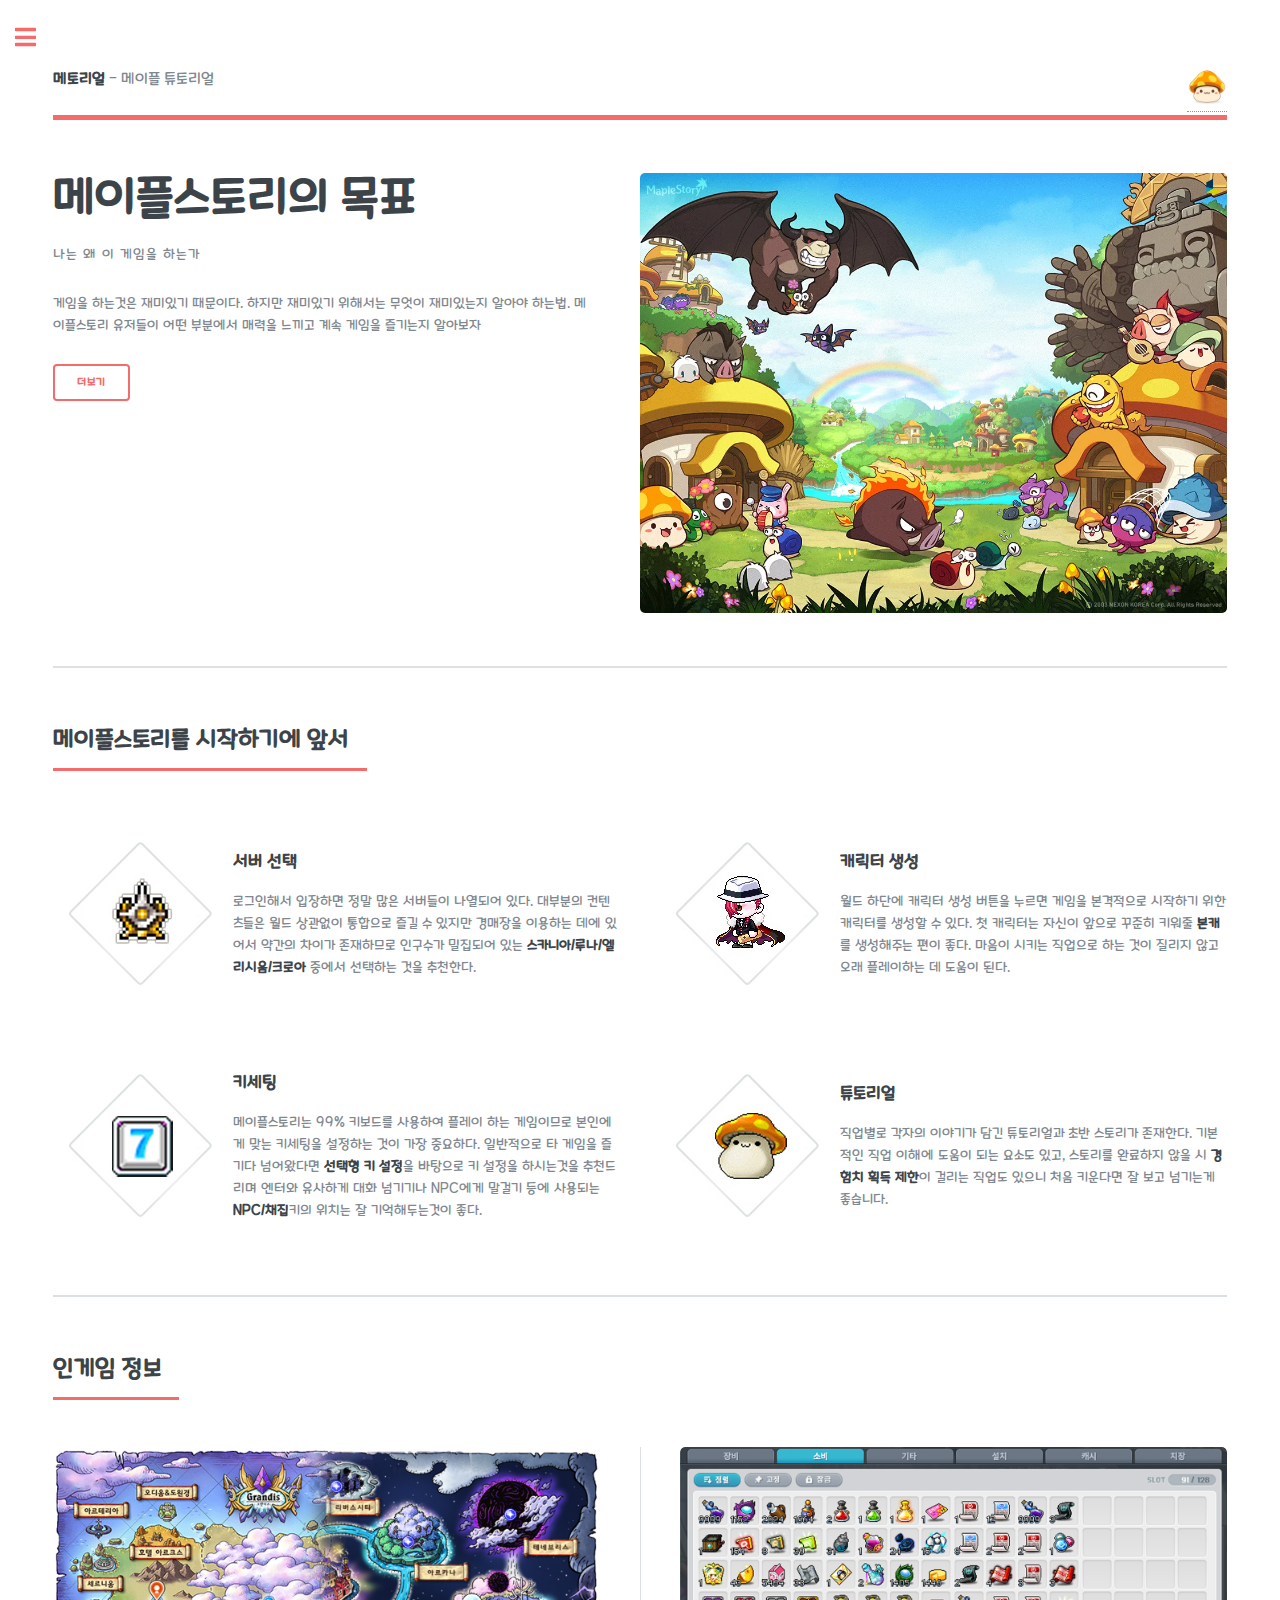
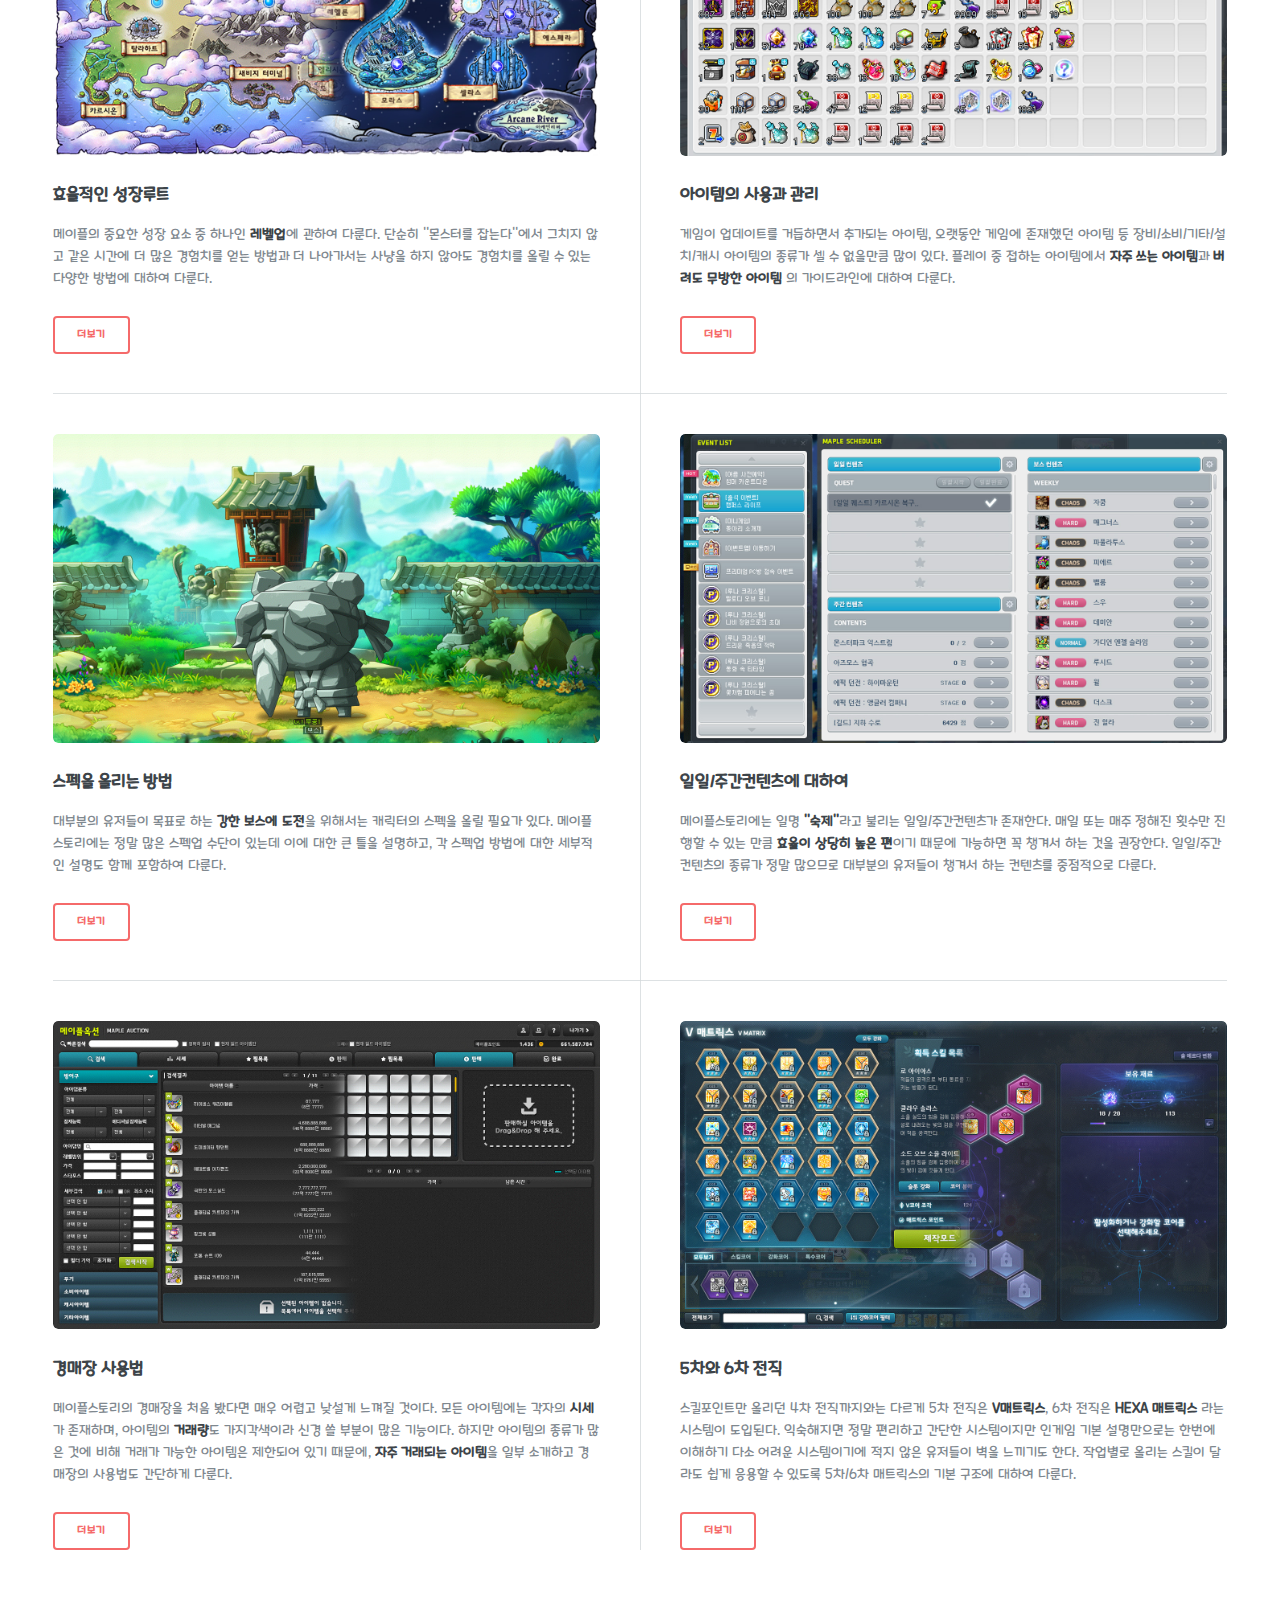
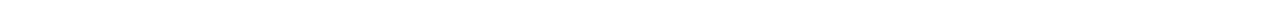
<file: index.html>
<!DOCTYPE HTML>
<!--
	Editorial by HTML5 UP
	html5up.net | @ajlkn
	Free for personal and commercial use under the CCA 3.0 license (html5up.net/license)
-->
<html>
	<head>
		<title>메토리얼</title>
		<meta charset="utf-8" />
		<meta name="viewport" content="width=device-width, initial-scale=1, user-scalable=no" />
		<link rel="stylesheet" href="assets/css/main.css" />
	</head>
	<body class="is-preload">

		<!-- Wrapper -->
			<div id="wrapper">

				<!-- Main -->
					<div id="main">
						<div class="inner">

							<!-- Header -->
								<header id="header">
									<a href="index.html" class="logo"><strong>메토리얼</strong> - 메이플 튜토리얼</a>
									<ul class="icons">
										<li><a href="https://maplestory.nexon.com/Home/Main" target="_blank" class="maple"><span class="image"><img src="icons/maple.jpg" alt="" height = "40" weight = "40" style="float: left"/></span></a></li>
									</ul>
								</header>

							<!-- Banner -->
								<section id="banner">
									<div class="content">
										<header>
											<h1>메이플스토리의 목표</h1>
											<p>나는 왜 이 게임을 하는가</p>
										</header>
										<p>게임을 하는것은 재미있기 때문이다. 하지만 재미있기 위해서는 무엇이 재미있는지 알아야 하는법. 메이플스토리 유저들이 어떤 부분에서 매력을 느끼고 계속 게임을 즐기는지 알아보자</p>
										<ul class="actions">
											<li><a href="elements1.html" class="button big">더보기</a></li>
										</ul>
									</div>
									<span class="image object">
										<img src="images/pic10.jpg" alt="" />
									</span>
								</section>

							<!-- Section -->
								<section>
									<header class="major">
										<h2>메이플스토리를 시작하기에 앞서</h2>
									</header>
									<div class="features">
										<article>
											<span class="image object">
												<img src="icons/elysium.jpg" alt="" />
											</span>
											<div class="content">
												<h3>서버 선택</h3>
												<p>로그인해서 입장하면 정말 많은 서버들이 나열되어 있다. 대부분의 컨텐츠들은 월드 상관없이 통합으로 즐길 수 있지만 경매장을 이용하는 데에 있어서 약간의 차이가 존재하므로 인구수가 밀집되어 있는 <strong>스카니아/루나/엘리시움/크로아</strong> 중에서 선택하는 것을 추천한다.</p>
											</div>
										</article>
										<article>
											<span class="image object">
												<img src="icons/character01.jpg" alt="" />
											</span>
											<div class="content">
												<h3>캐릭터 생성</h3>
												<p>월드 하단에 캐릭터 생성 버튼을 누르면 게임을 본격적으로 시작하기 위한 캐릭터를 생성할 수 있다. 첫 캐릭터는 자신이 앞으로 꾸준히 키워줄 <strong>본캐</strong>를 생성해주는 편이 좋다. 마음이 시키는 직업으로 하는 것이 질리지 않고 오래 플레이하는 데 도움이 된다.</strong></p>
											</div>
										</article>
										<article>
											<span class="image object">
												<img src="icons/keysetting.jpg" alt="" />
											</span>
											<div class="content">
												<h3>키세팅</h3>
												<p>메이플스토리는 99% 키보드를 사용하여 플레이 하는 게임이므로 본인에게 맞는 키세팅을 설정하는 것이 가장 중요하다. 일반적으로 타 게임을 즐기다 넘어왔다면 <strong>선택형 키 설정</strong>을 바탕으로 키 설정을 하시는것을 추천드리며 엔터와 유사하게 대화 넘기기나 NPC에게 말걸기 등에 사용되는 <strong>NPC/채집</strong>키의 위치는 잘 기억해두는것이 좋다.</p>
											</div>
										</article>
										<article>
											<span class="image object">
												<img src="icons/orangemushroom.jpg" alt="" />
											</span>
											<div class="content">
												<h3>튜토리얼</h3>
												<p>직업별로 각자의 이야기가 담긴 튜토리얼과 초반 스토리가 존재한다. 기본적인 직업 이해에 도움이 되는 요소도 있고, 스토리를 완료하지 않을 시 <strong>경험치 획득 제한</strong>이 걸리는 직업도 있으니 처음 키운다면 잘 보고 넘기는게 좋습니다.</p>
											</div>
										</article>
									</div>
								</section>

							<!-- Section -->
								<section>
									<header class="major">
										<h2>인게임 정보</h2>
									</header>
									<div class="posts">
										<article>
											<a href="elements2.html" class="image"><img src="images/pic01.jpg" alt="" /></a>
											<h3>효율적인 성장루트</h3>
											<p>메이플의 중요한 성장 요소 중 하나인 <strong>레벨업</strong>에 관하여 다룬다. 단순히 "몬스터를 잡는다"에서 그치지 않고 같은 시간에 더 많은 경험치를 얻는 방법과 더 나아가서는 사냥을 하지 않아도 경험치를 올릴 수 있는 다양한 방법에 대하여 다룬다.</p>
											<ul class="actions">
												<li><a href="elements2.html" class="button">더보기</a></li>
											</ul>
										</article>
										<article>
											<a href="elements3.html" class="image"><img src="images/pic02.jpg" alt="" /></a>
											<h3>아이템의 사용과 관리</h3>
											<p>게임이 업데이트를 거듭하면서 추가되는 아이템, 오랫동안 게임에 존재했던 아이템 등 장비/소비/기타/설치/캐시 아이템의 종류가 셀 수 없을만큼 많이 있다. 플레이 중 접하는 아이템에서 <strong>자주 쓰는 아이템</strong>과 <strong>버려도 무방한 아이템</strong> 의 가이드라인에 대하여 다룬다.</p>
											<ul class="actions">
												<li><a href="elements3.html" class="button">더보기</a></li>
											</ul>
										</article>
										<article>
											<a href="elements4.html" class="image"><img src="images/pic03.jpg" alt="" /></a>
											<h3>스펙을 올리는 방법</h3>
											<p>대부분의 유저들이 목표로 하는 <strong>강한 보스에 도전</strong>을 위해서는 캐릭터의 스펙을 올릴 필요가 있다. 메이플스토리에는 정말 많은 스펙업 수단이 있는데 이에 대한 큰 틀을 설명하고, 각 스펙업 방법에 대한 세부적인 설명도 함께 포함하여 다룬다.</p>
											<ul class="actions">
												<li><a href="elements4.html" class="button">더보기</a></li>
											</ul>
										</article>
										<article>
											<a href="elements5.html" class="image"><img src="images/pic04.jpg" alt="" /></a>
											<h3>일일/주간컨텐츠에 대하여</h3>
											<p>메이플스토리에는 일명 <strong>"숙제"</strong>라고 불리는 일일/주간컨텐츠가 존재한다. 매일 또는 매주 정해진 횟수만 진행할 수 있는 만큼 <strong>효율이 상당히 높은 편</strong>이기 때문에 가능하면 꼭 챙겨서 하는 것을 권장한다. 일일/주간컨텐츠의 종류가 정말 많으므로 대부분의 유저들이 챙겨서 하는 컨텐츠를 중점적으로 다룬다.</p>
											<ul class="actions">
												<li><a href="elements5.html" class="button">더보기</a></li>
											</ul>
										</article>
										<article>
											<a href="elements6.html" class="image"><img src="images/pic05.jpg" alt="" /></a>
											<h3>경매장 사용법</h3>
											<p>메이플스토리의 경매장을 처음 봤다면 매우 어렵고 낮설게 느껴질 것이다. 모든 아이템에는 각자의 <strong>시세</strong>가 존재하며, 아이템의 <strong>거래량</strong>도 가지각색이라 신경 쓸 부분이 많은 기능이다. 하지만 아이템의 종류가 많은 것에 비해 거래가 가능한 아이템은 제한되어 있기 때문에, <strong>자주 거래되는 아이템</strong>을 일부 소개하고 경매장의 사용법도 간단하게 다룬다.</p>
											<ul class="actions">
												<li><a href="elements6.html" class="button">더보기</a></li>
											</ul>
										</article>
										<article>
											<a href="elements7.html" class="image"><img src="images/pic06.jpg" alt="" /></a>
											<h3>5차와 6차 전직</h3>
											<p>스킬포인트만 올리던 4차 전직까지와는 다르게 5차 전직은 <strong>V매트릭스</strong>, 6차 전직은 <strong>HEXA 매트릭스</strong> 라는 시스템이 도입된다. 익숙해지면 정말 편리하고 간단한 시스템이지만 인게임 기본 설명만으로는 한번에 이해하기 다소 어려운 시스템이기에 적지 않은 유저들이 벽을 느끼기도 한다. 작업별로 올리는 스킬이 달라도 쉽게 응용할 수 있도록 5차/6차 매트릭스의 기본 구조에 대하여 다룬다.</p>
											<ul class="actions">
												<li><a href="elements7.html" class="button">더보기</a></li>
											</ul>
										</article>
									</div>
								</section>

						</div>
					</div>

				<!-- Sidebar -->
					<div id="sidebar">
						<div class="inner">

							<!-- Search -->
								<section id="search" class="alt">
									
								</section>

							<!-- Menu -->
								<nav id="menu">
									<header class="major">
										<h2>Menu</h2>
									</header>
									<ul>
										<li><a href="index.html">메인 페이지</a></li>
										<li><a href="elements1.html">메이플스토리의 목표</a></li>
										<li><a href="elements2.html">효율적인 성장루트</a></li>
										<li><a href="elements3.html">아이템의 사용과 관리</a></li>
										<li>
											<span class="opener">스펙을 올리는 방법</span>
											<ul>
												<li><a href="generic1.html">직업을 선택하는 법</a></li>
												<li><a href="generic2.html">내실 시스템</a></li>
												<li><a href="generic3.html">장비를 맞추는 법</a></li>
											</ul>
										</li>
										<li><a href="elements5.html">일일/주간컨텐츠란?</a></li>
										<li><a href="elements6.html">경매장 사용법</a></li>
										<li><a href="elements7.html">5차와 6차전직</a></li>
									</ul>
								</nav>

							<!-- Section -->
								<section>
									<header class="major">
										<h2>인기 게시물</h2>
									</header>
									<div class="mini-posts">
										<article>
											<a href="elements2.html" class="image"><img src="images/pic01.jpg" alt="" /></a>
											<p>메이플의 중요한 성장 요소 중 하나인 <strong>레벨업</strong>에 관하여 다룬다. 단순히 "몬스터를 잡는다"에서 그치지 않고 같은 시간에 더 많은 경험치를 얻는 방법과 더 나아가서는 사냥을 하지 않아도 경험치를 올릴 수 있는 다양한 방법에 대하여 다룬다.</p>
										</article>
										<ul class="actions">
											<li><a href="elements2.html" class="button">더보기</a></li>
										</ul>
										<article>
											<a href="elements4.html" class="image"><img src="images/pic03.jpg" alt="" /></a>
											<p>대부분의 유저들이 목표로 하는 <strong>강한 보스에 도전</strong>을 위해서는 캐릭터의 스펙을 올릴 필요가 있다. 메이플스토리에는 정말 많은 스펙업 수단이 있는데 이에 대한 큰 틀을 설명하고, 각 스펙업 방법에 대한 세부적인 설명도 함께 포함하여 다룬다.</p>
										</article>
										<ul class="actions">
											<li><a href="elements4.html" class="button">더보기</a></li>
										</ul>
										<article>
											<a href="elements5.html" class="image"><img src="images/pic04.jpg" alt="" /></a>
											<p>메이플스토리에는 일명 <strong>"숙제"</strong>라고 불리는 일일/주간컨텐츠가 존재한다. 매일 또는 매주 정해진 횟수만 진행할 수 있는 만큼 <strong>효율이 상당히 높은 편</strong>이기 때문에 가능하면 꼭 챙겨서 하는 것을 권장한다. 일일/주간컨텐츠의 종류가 정말 많으므로 대부분의 유저들이 챙겨서 하는 컨텐츠를 중점적으로 다룬다.</p>
										</article>
										<ul class="actions">
											<li><a href="elements5.html" class="button">더보기</a></li>
										</ul>
									</div>
								</section>

							<!-- Section -->
								<section>
									<header class="major">
										<h2>제작에 기여해주신 분들</h2>
									</header>
									<ul class="contact" padding-left : 0;>
										<li class="image object">
											<img src="icons/엘리시움.png" alt="" width="20" height="20" style="float: left"/>&nbsp;엘리시움/방어버섯<br>
											<img src="icons/엘리시움.png" alt="" width="20" height="20" style="float: left"/>&nbsp;엘리시움/어느새
										</li>
									</ul>
								</section>

							<!-- Footer -->
								<footer id="footer">
									<p class="copyright">&copy; 메토리얼. All rights reserved. Design: <a href="https://html5up.net">HTML5 UP</a>. 본 웹사이트는 메이플스토리 폰트를 사용하여 제작되었습니다.</p>
								</footer>

						</div>
					</div>

			</div>

		<!-- Scripts -->
			<script src="assets/js/jquery.min.js"></script>
			<script src="assets/js/browser.min.js"></script>
			<script src="assets/js/breakpoints.min.js"></script>
			<script src="assets/js/util.js"></script>
			<script src="assets/js/main.js"></script>

	</body>
</html>
</file>
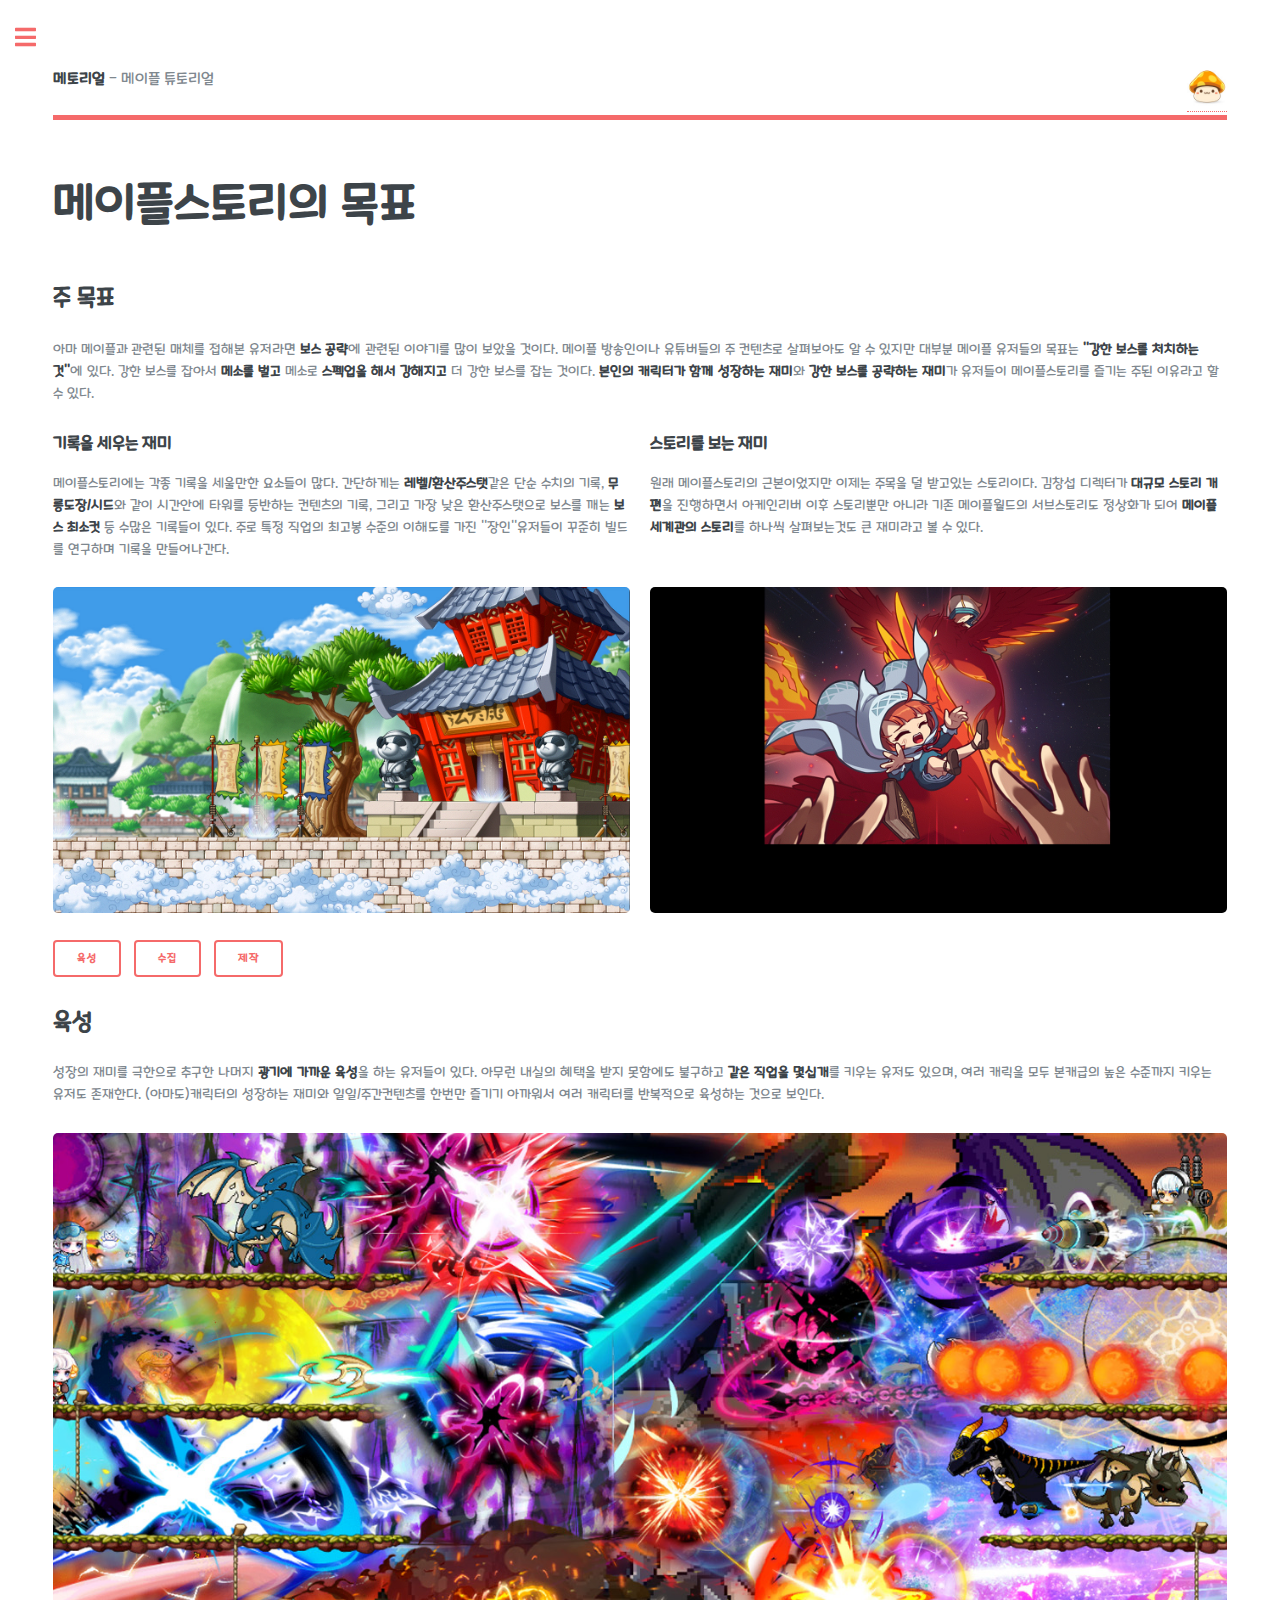
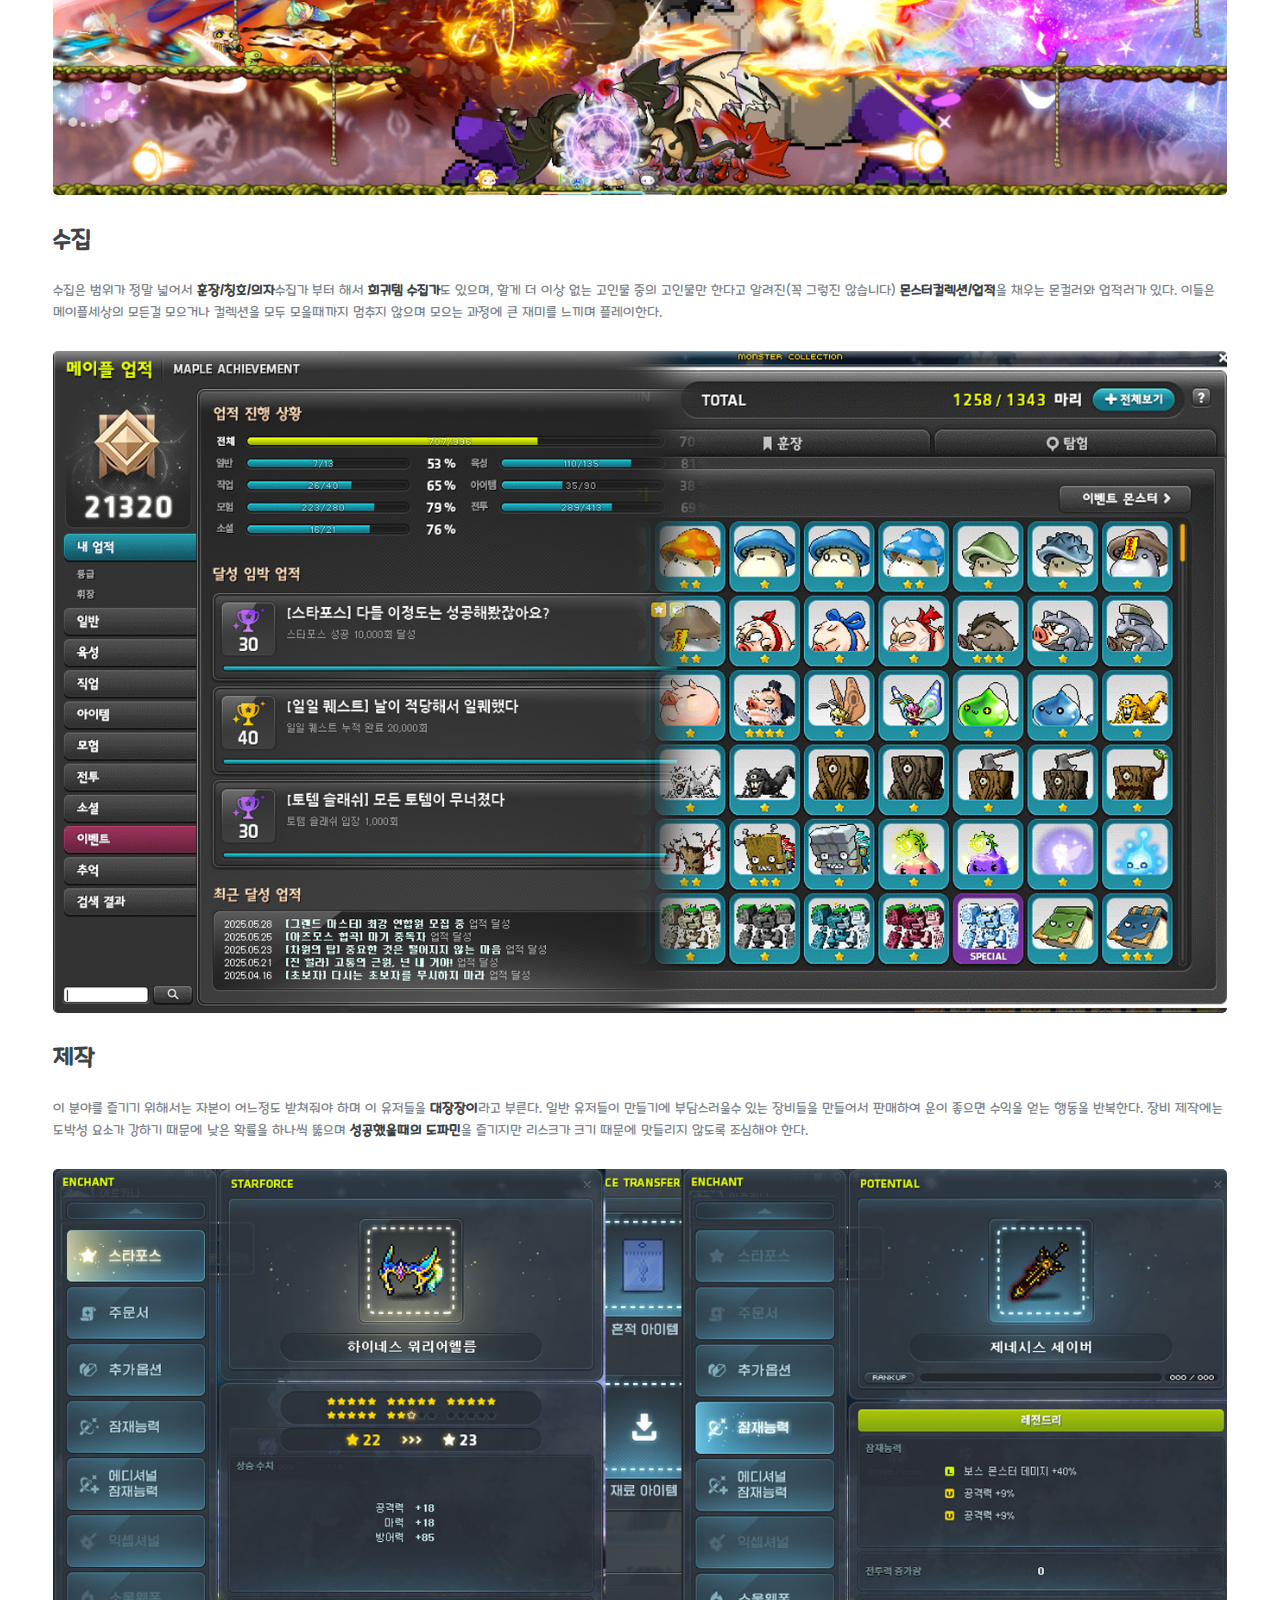
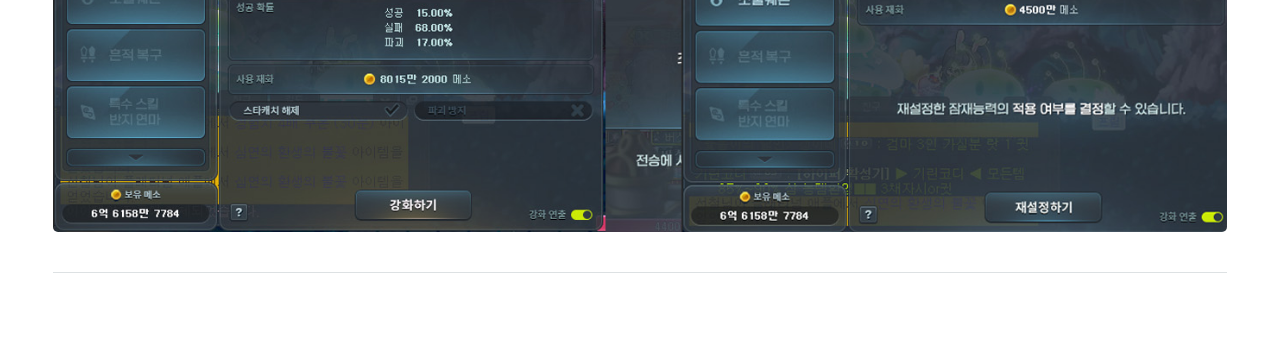
<file: elements1.html>
<!DOCTYPE HTML>
<!--
	Editorial by HTML5 UP
	html5up.net | @ajlkn
	Free for personal and commercial use under the CCA 3.0 license (html5up.net/license)
-->
<html>
	<head>
		<title>메토리얼</title>
		<meta charset="utf-8" />
		<meta name="viewport" content="width=device-width, initial-scale=1, user-scalable=no" />
		<link rel="stylesheet" href="assets/css/main.css" />
	</head>
	<body class="is-preload">

		<!-- Wrapper -->
			<div id="wrapper">

				<!-- Main -->
					<div id="main">
						<div class="inner">

							<!-- Header -->
								<header id="header">
									<a href="index.html" class="logo"><strong>메토리얼</strong> - 메이플 튜토리얼</a>
									<ul class="icons">
										<li><a href="https://maplestory.nexon.com/Home/Main" target="_blank" class="maple"><span class="image"><img src="icons/maple.jpg" alt="" height = "40" weight = "40" style="float: left"/></span></a></li>
									</ul>
								</header>

							<!-- Content -->
								<section>
									<header class="main">
										<h1>메이플스토리의 목표</h1>
									</header>

									<!-- Content -->
										<h2 id="content">주 목표</h2>
										<p>아마 메이플과 관련된 매체를 접해본 유저라면 <strong>보스 공략</strong>에 관련된 이야기를 많이 보았을 것이다. 메이플 방송인이나 유튜버들의 주 컨텐츠로 살펴보아도 알 수 있지만 대부분 메이플 유저들의 목표는 <strong>"강한 보스를 처치하는 것"</strong>에 있다. 강한 보스를 잡아서 <strong>메소를 벌고</strong> 메소로 <strong>스펙업을 해서 강해지고</strong> 더 강한 보스를 잡는 것이다. <strong>본인의 캐릭터가 함께 성장하는 재미</strong>와 <strong>강한 보스를 공략하는 재미</strong>가 유저들이 메이플스토리를 즐기는 주된 이유라고 할 수 있다.</p>
										<div class="row">
											<div class="col-6 col-12-small">
												<h3>기록을 세우는 재미</h3>
												<p>메이플스토리에는 각종 기록을 세울만한 요소들이 많다. 간단하게는 <strong>레벨/환산주스탯</strong>같은 단순 수치의 기록, <strong>무릉도장/시드</strong>와 같이 시간안에 타워를 등반하는 컨텐츠의 기록, 그리고 가장 낮은 환산주스탯으로 보스를 깨는 <strong>보스 최소컷</strong> 등 수많은 기록들이 있다. 주로 특정 직업의 최고봉 수준의 이해도를 가진 "장인"유저들이 꾸준히 빌드를 연구하며 기록을 만들어나간다.</p>
												<div class="col-6 col-12-small"><span class="image fit"><img src="images/pic12.jpg" alt="" /></span></div>
											</div>
											<div class="col-6 col-12-small">
												<h3>스토리를 보는 재미</h3>
												<p>원래 메이플스토리의 근본이었지만 이제는 주목을 덜 받고있는 스토리이다. 김창섭 디렉터가 <strong>대규모 스토리 개편</strong>을 진행하면서 아케인리버 이후 스토리뿐만 아니라 기존 메이플월드의 서브스토리도 정상화가 되어 <strong>메이플 세계관의 스토리</strong>를 하나씩 살펴보는것도 큰 재미라고 볼 수 있다.</p><br>
												<div class="col-6 col-12-small"><span class="image fit"><img src="images/pic13.jpg" alt="" /></span></div>
											</div>
										</div>
										<ul class="actions">
											<li><a href="#sec1" class="button">육성</a></li>
											<li><a href="#sec2" class="button">수집</a></li>
											<li><a href="#sec3" class="button">제작</a></li>
										</ul>
										<h2 id="sec1">육성</h2>
										<p>성장의 재미를 극한으로 추구한 나머지 <strong>광기에 가까운 육성</strong>을 하는 유저들이 있다. 아무런 내실의 혜택을 받지 못함에도 불구하고 <strong>같은 직업을 몇십개</strong>를 키우는 유저도 있으며, 여러 캐릭을 모두 본캐급의 높은 수준까지 키우는 유저도 존재한다. (아마도)캐릭터의 성장하는 재미와 일일/주간컨텐츠를 한번만 즐기기 아까워서 여러 캐릭터를 반복적으로 육성하는 것으로 보인다.</p>
										<div class="col-6 col-12-small"><span class="image fit"><img src="images/pic14.jpg" alt="" /></span></div>
										<h2 id="sec2">수집</h2>
										<p>수집은 범위가 정말 넓어서 <strong>훈장/칭호/의자</strong>수집가 부터 해서 <strong>희귀템 수집가</strong>도 있으며, 할게 더 이상 없는 고인물 중의 고인물만 한다고 알려진(꼭 그렇진 않습니다) <strong>몬스터컬렉션/업적</strong>을 채우는 몬컬러와 업적러가 있다. 이들은 메이플세상의 모든걸 모으거나 컬렉션을 모두 모을때까지 멈추지 않으며 모으는 과정에 큰 재미를 느끼며 플레이한다.</p>
										<div class="col-6 col-12-small"><span class="image fit"><img src="images/pic15.jpg" alt="" /></span></div>
										<h2 id="sec3">제작</h2>
										<p>이 분야를 즐기기 위해서는 자본이 어느정도 받쳐줘야 하며 이 유저들을 <strong>대장장이</strong>라고 부른다. 일반 유저들이 만들기에 부담스러울수 있는 장비들을 만들어서 판매하여 운이 좋으면 수익을 얻는 행동을 반복한다. 장비 제작에는 도박성 요소가 강하기 때문에 낮은 확률을 하나씩 뚫으며 <strong>성공했을때의 도파민</strong>을 즐기지만 리스크가 크기 때문에 맛들리지 않도록 조심해야 한다.</p>
										<div class="col-6 col-12-small"><span class="image fit"><img src="images/pic16.jpg" alt="" /></span></div>
									<hr class="major" />

									<!-- Elements -->
										
										

								</section>

						</div>
					</div>

				<!-- Sidebar -->
					<div id="sidebar">
						<div class="inner">

							<!-- Search -->
								<section id="search" class="alt">
									
								</section>

							<!-- Menu -->
								<nav id="menu">
									<header class="major">
										<h2>Menu</h2>
									</header>
									<ul>
										<li><a href="index.html">메인 페이지</a></li>
										<li><a href="elements1.html">메이플스토리의 목표</a></li>
										<li><a href="elements2.html">효율적인 성장루트</a></li>
										<li><a href="elements3.html">아이템의 사용과 관리</a></li>
										<li>
											<span class="opener">스펙을 올리는 방법</span>
											<ul>
												<li><a href="generic1.html">직업을 선택하는 법</a></li>
												<li><a href="generic2.html">내실 시스템</a></li>
												<li><a href="generic3.html">장비를 맞추는 법</a></li>
											</ul>
										</li>
										<li><a href="elements5.html">일일/주간컨텐츠란?</a></li>
										<li><a href="elements6.html">경매장 사용법</a></li>
										<li><a href="elements7.html">5차와 6차전직</a></li>
									</ul>
								</nav>

							<!-- Section -->
								<section>
									<header class="major">
										<h2>인기 게시물</h2>
									</header>
									<div class="mini-posts">
										<article>
											<a href="elements2.html" class="image"><img src="images/pic01.jpg" alt="" /></a>
											<p>메이플의 중요한 성장 요소 중 하나인 <strong>레벨업</strong>에 관하여 다룬다. 단순히 "몬스터를 잡는다"에서 그치지 않고 같은 시간에 더 많은 경험치를 얻는 방법과 더 나아가서는 사냥을 하지 않아도 경험치를 올릴 수 있는 다양한 방법에 대하여 다룬다.</p>
										</article>
										<ul class="actions">
											<li><a href="elements2.html" class="button">더보기</a></li>
										</ul>
										<article>
											<a href="elements4.html" class="image"><img src="images/pic03.jpg" alt="" /></a>
											<p>대부분의 유저들이 목표로 하는 <strong>강한 보스에 도전</strong>을 위해서는 캐릭터의 스펙을 올릴 필요가 있다. 메이플스토리에는 정말 많은 스펙업 수단이 있는데 이에 대한 큰 틀을 설명하고, 각 스펙업 방법에 대한 세부적인 설명도 함께 포함하여 다룬다.</p>
										</article>
										<ul class="actions">
											<li><a href="elements4.html" class="button">더보기</a></li>
										</ul>
										<article>
											<a href="elements5.html" class="image"><img src="images/pic04.jpg" alt="" /></a>
											<p>메이플스토리에는 일명 <strong>"숙제"</strong>라고 불리는 일일/주간컨텐츠가 존재한다. 매일 또는 매주 정해진 횟수만 진행할 수 있는 만큼 <strong>효율이 상당히 높은 편</strong>이기 때문에 가능하면 꼭 챙겨서 하는 것을 권장한다. 일일/주간컨텐츠의 종류가 정말 많으므로 대부분의 유저들이 챙겨서 하는 컨텐츠를 중점적으로 다룬다.</p>
										</article>
										<ul class="actions">
											<li><a href="elements5.html" class="button">더보기</a></li>
										</ul>
									</div>
								</section>

							<!-- Section -->
								<section>
									<header class="major">
										<h2>제작에 기여해주신 분들</h2>
									</header>
									<ul class="contact" padding-left : 0;>
										<li class="image object">
											<img src="icons/엘리시움.png" alt="" width="20" height="20" style="float: left"/>&nbsp;엘리시움/방어버섯<br>
											<img src="icons/엘리시움.png" alt="" width="20" height="20" style="float: left"/>&nbsp;엘리시움/어느새
										</li>
									</ul>
								</section>

							<!-- Footer -->
								<footer id="footer">
									<p class="copyright">&copy; 메토리얼. All rights reserved. Design: <a href="https://html5up.net">HTML5 UP</a>. 본 웹사이트는 메이플스토리 폰트를 사용하여 제작되었습니다.</p>
								</footer>

						</div>
					</div>
			</div>

		<!-- Scripts -->
			<script src="assets/js/jquery.min.js"></script>
			<script src="assets/js/browser.min.js"></script>
			<script src="assets/js/breakpoints.min.js"></script>
			<script src="assets/js/util.js"></script>
			<script src="assets/js/main.js"></script>

	</body>
</html>
</file>
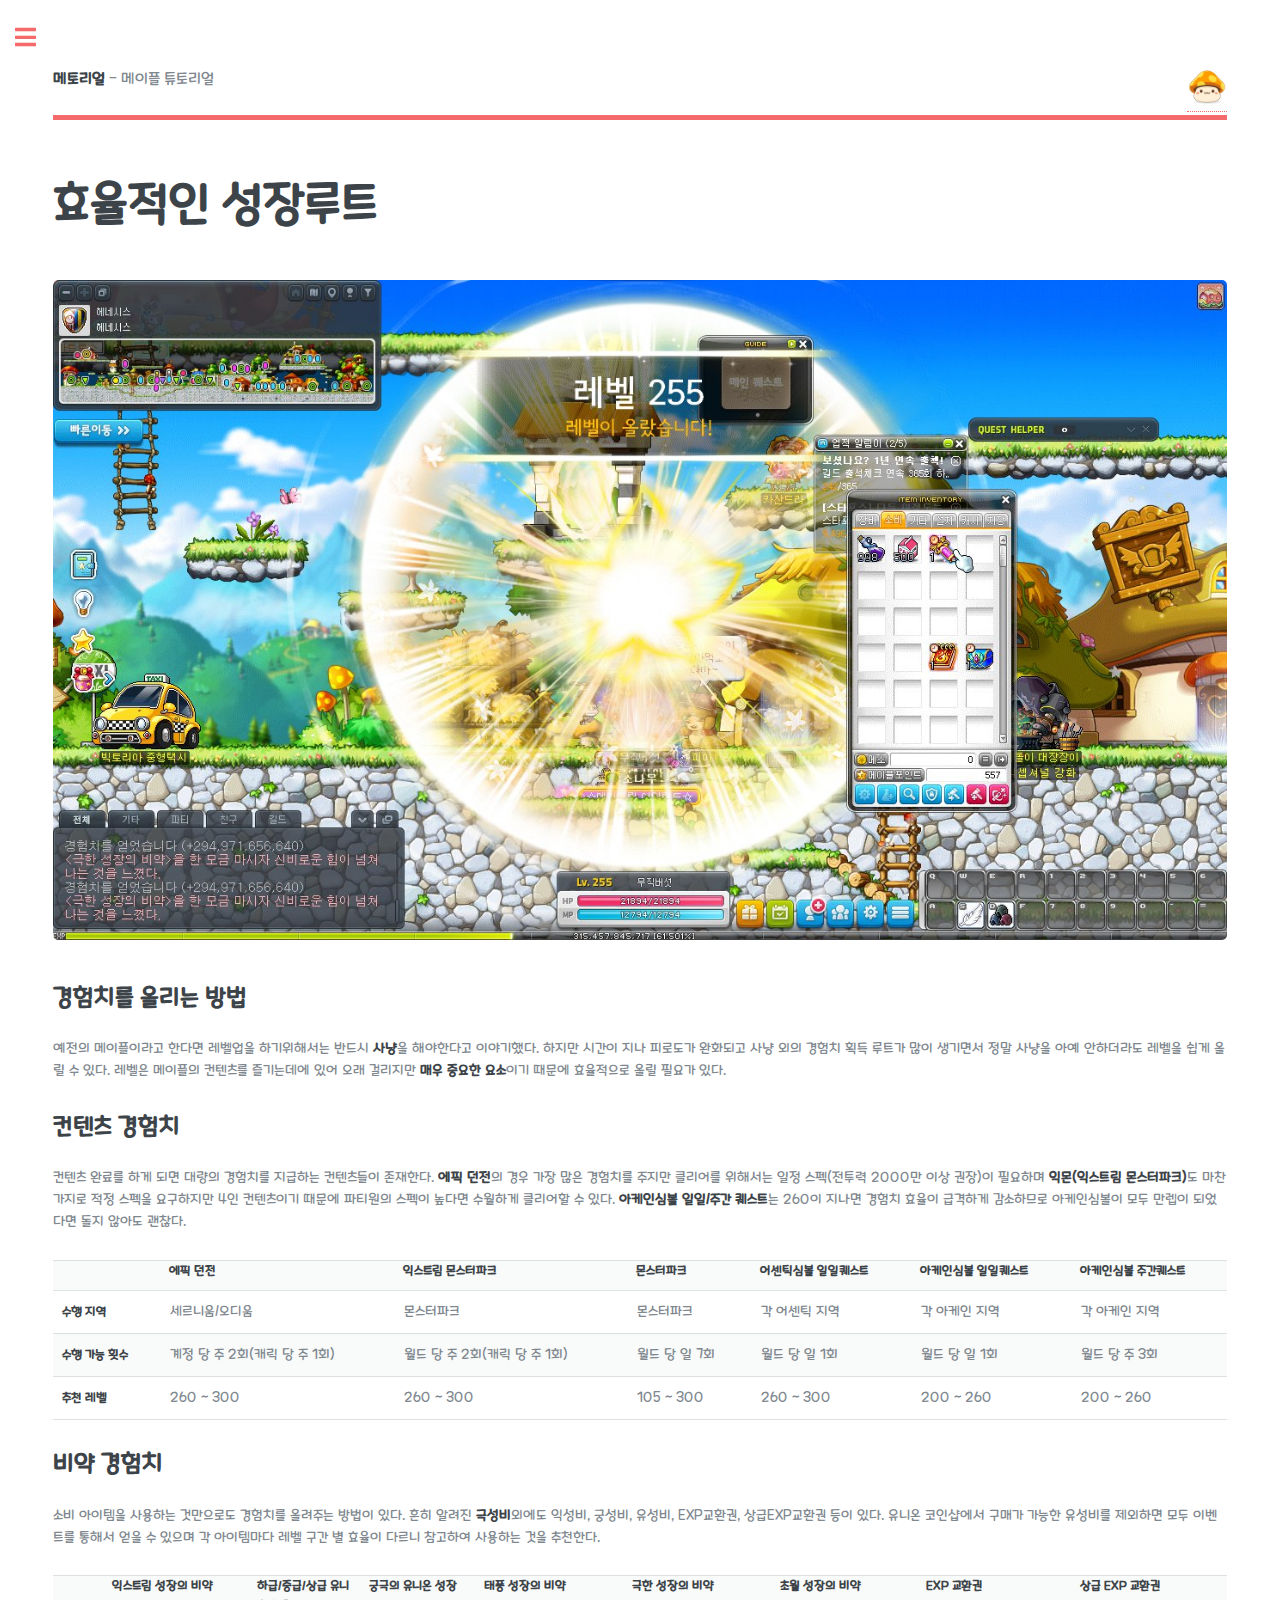
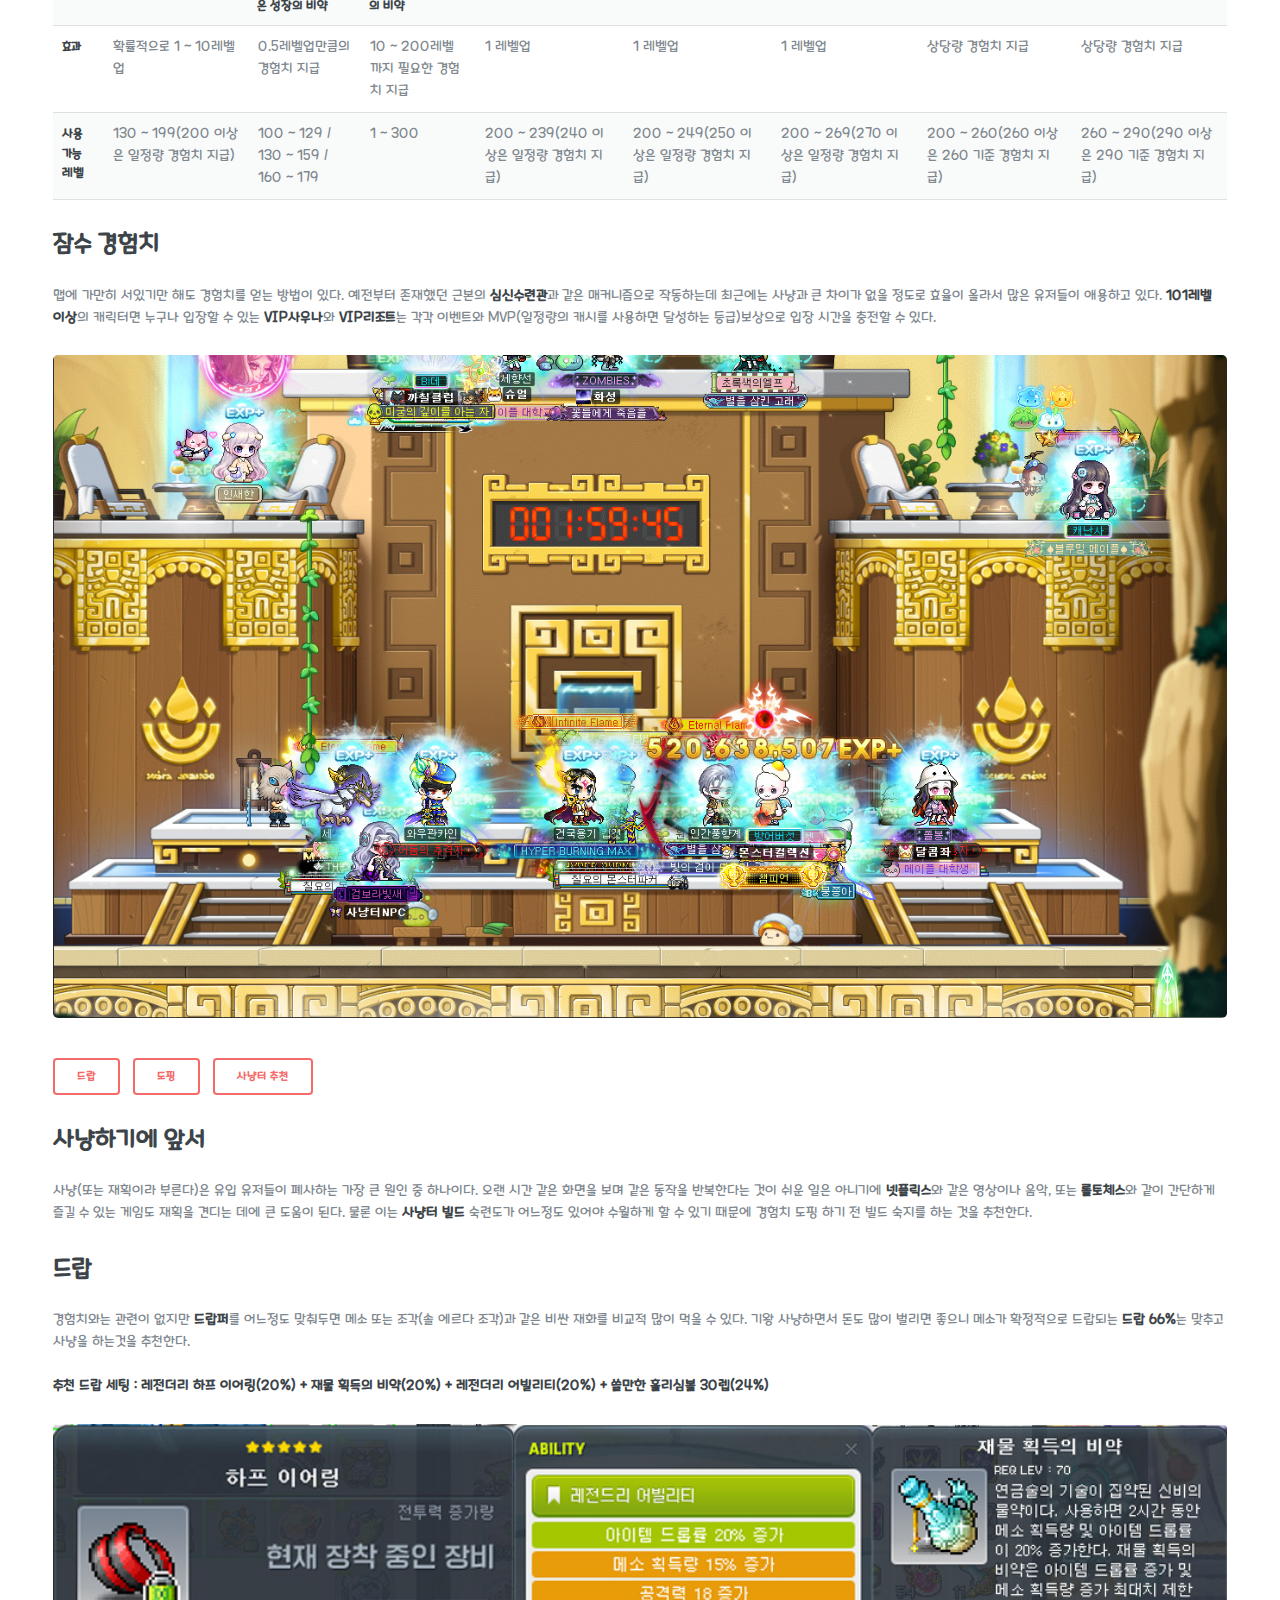
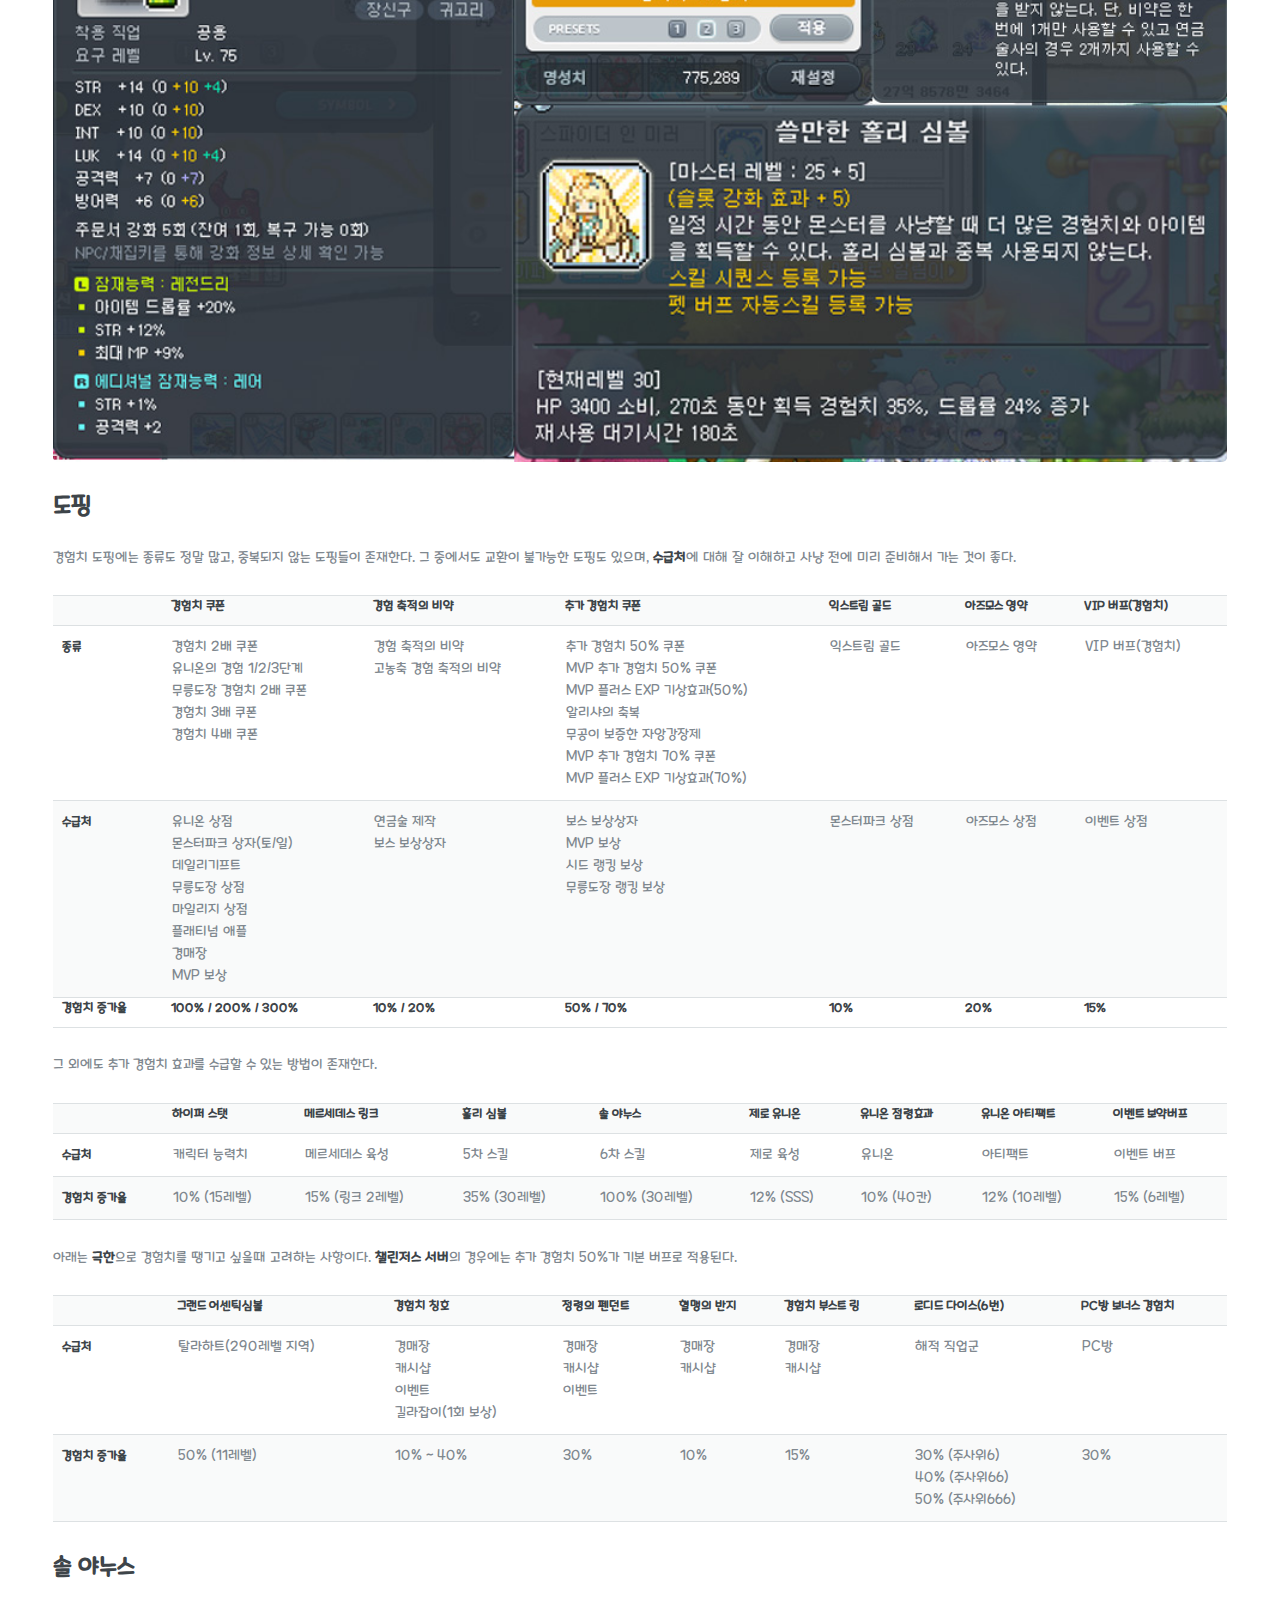
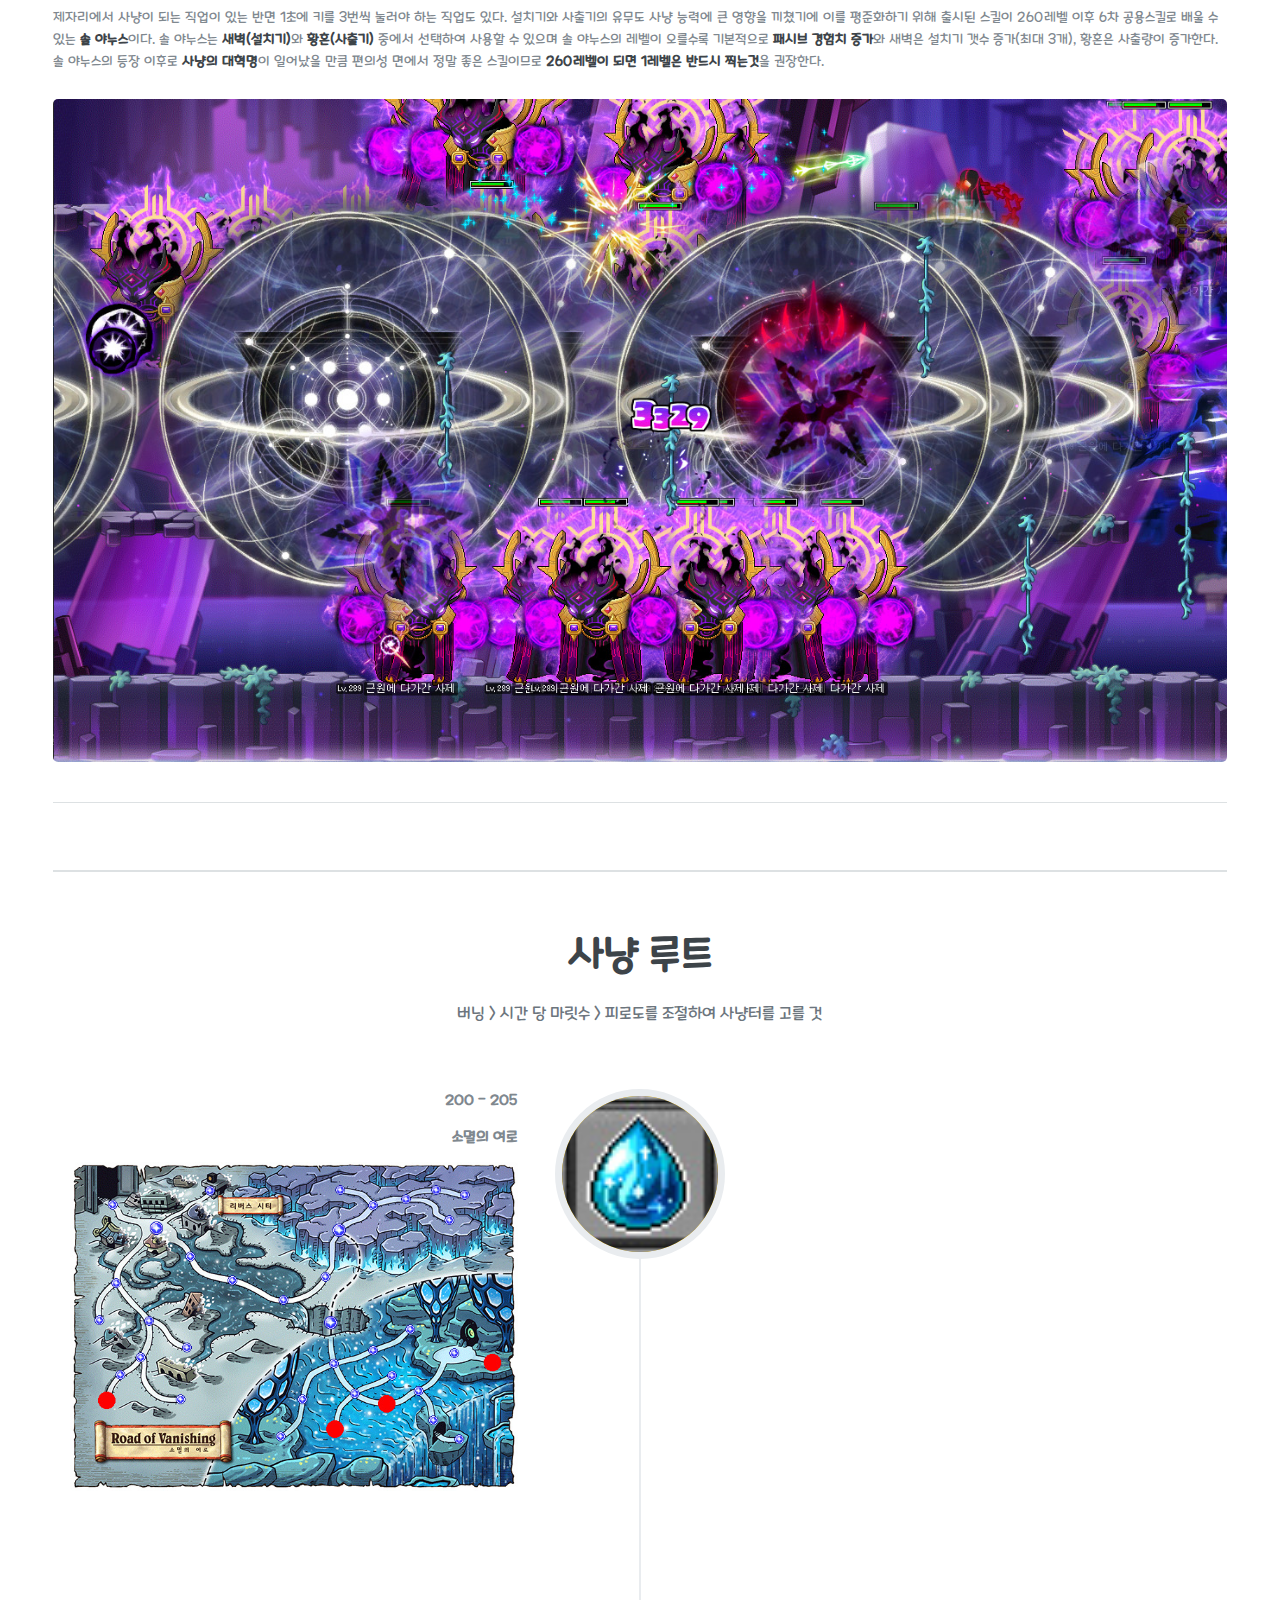
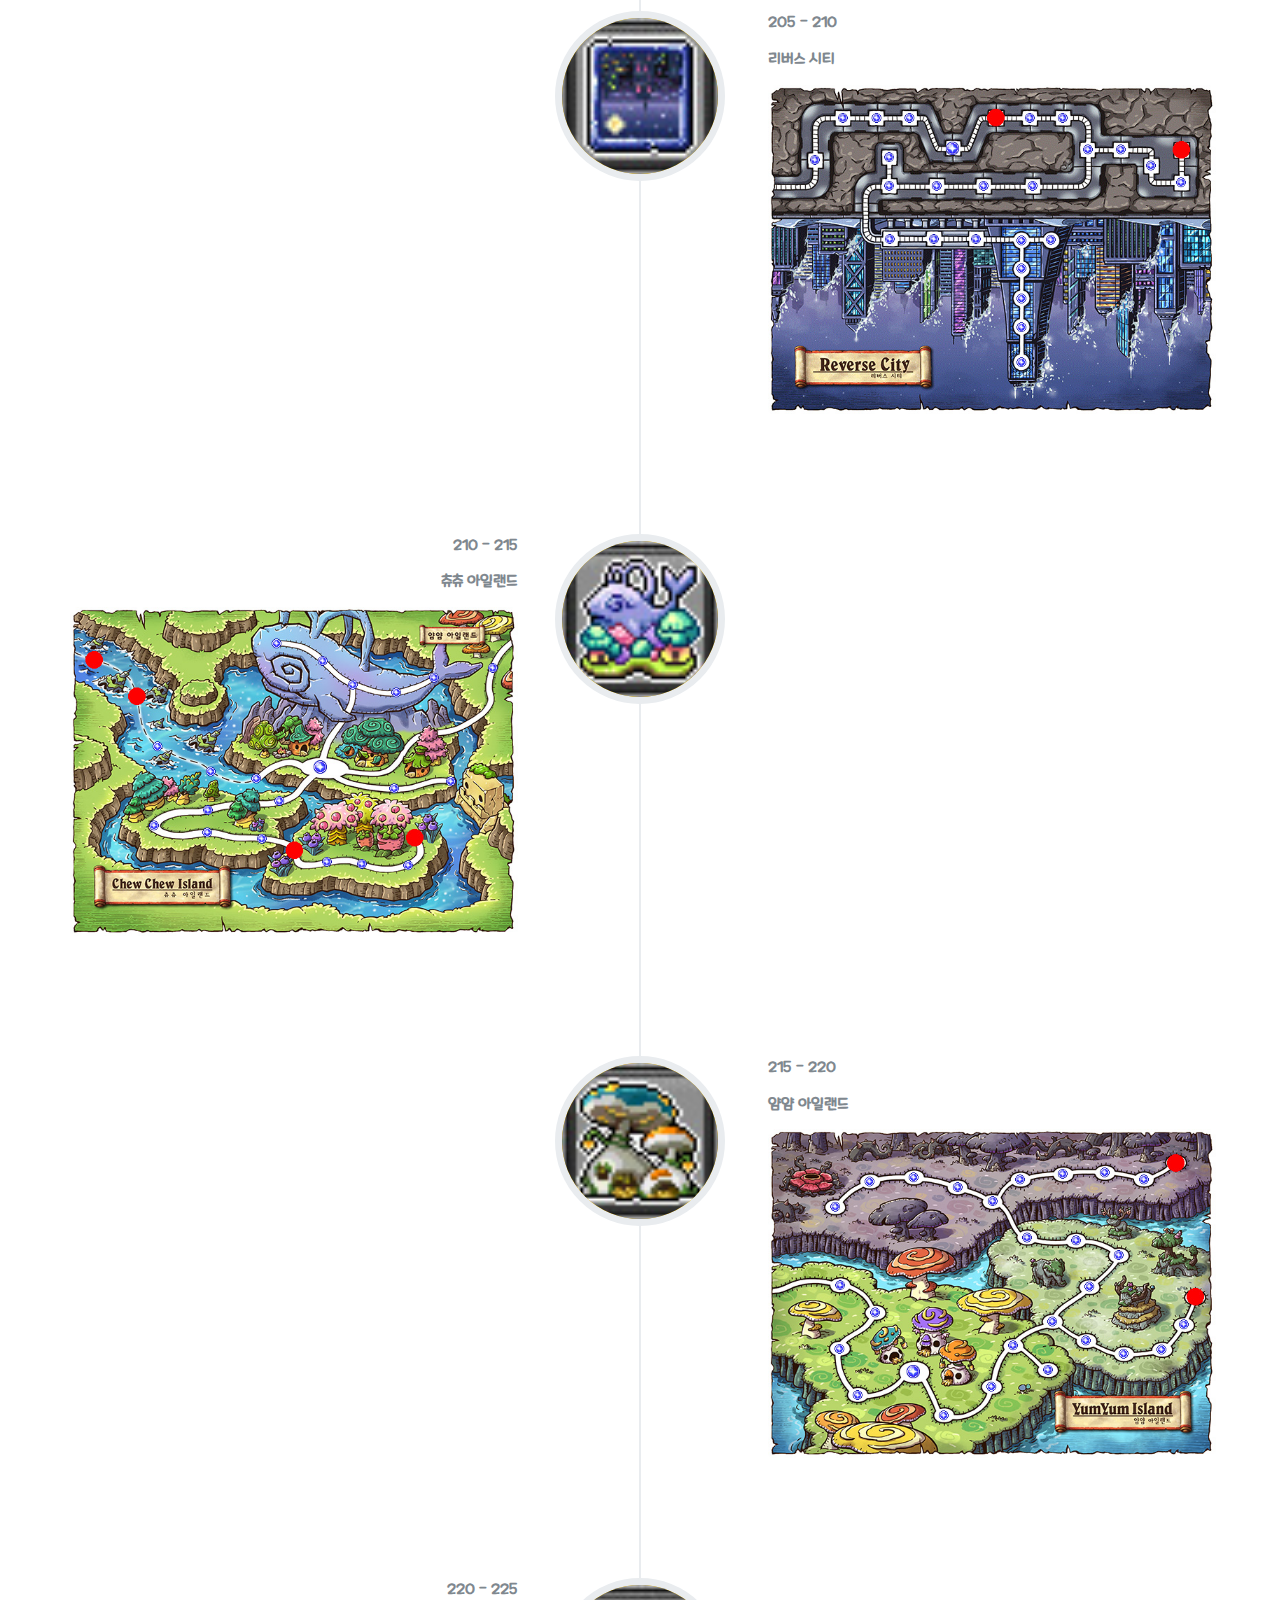
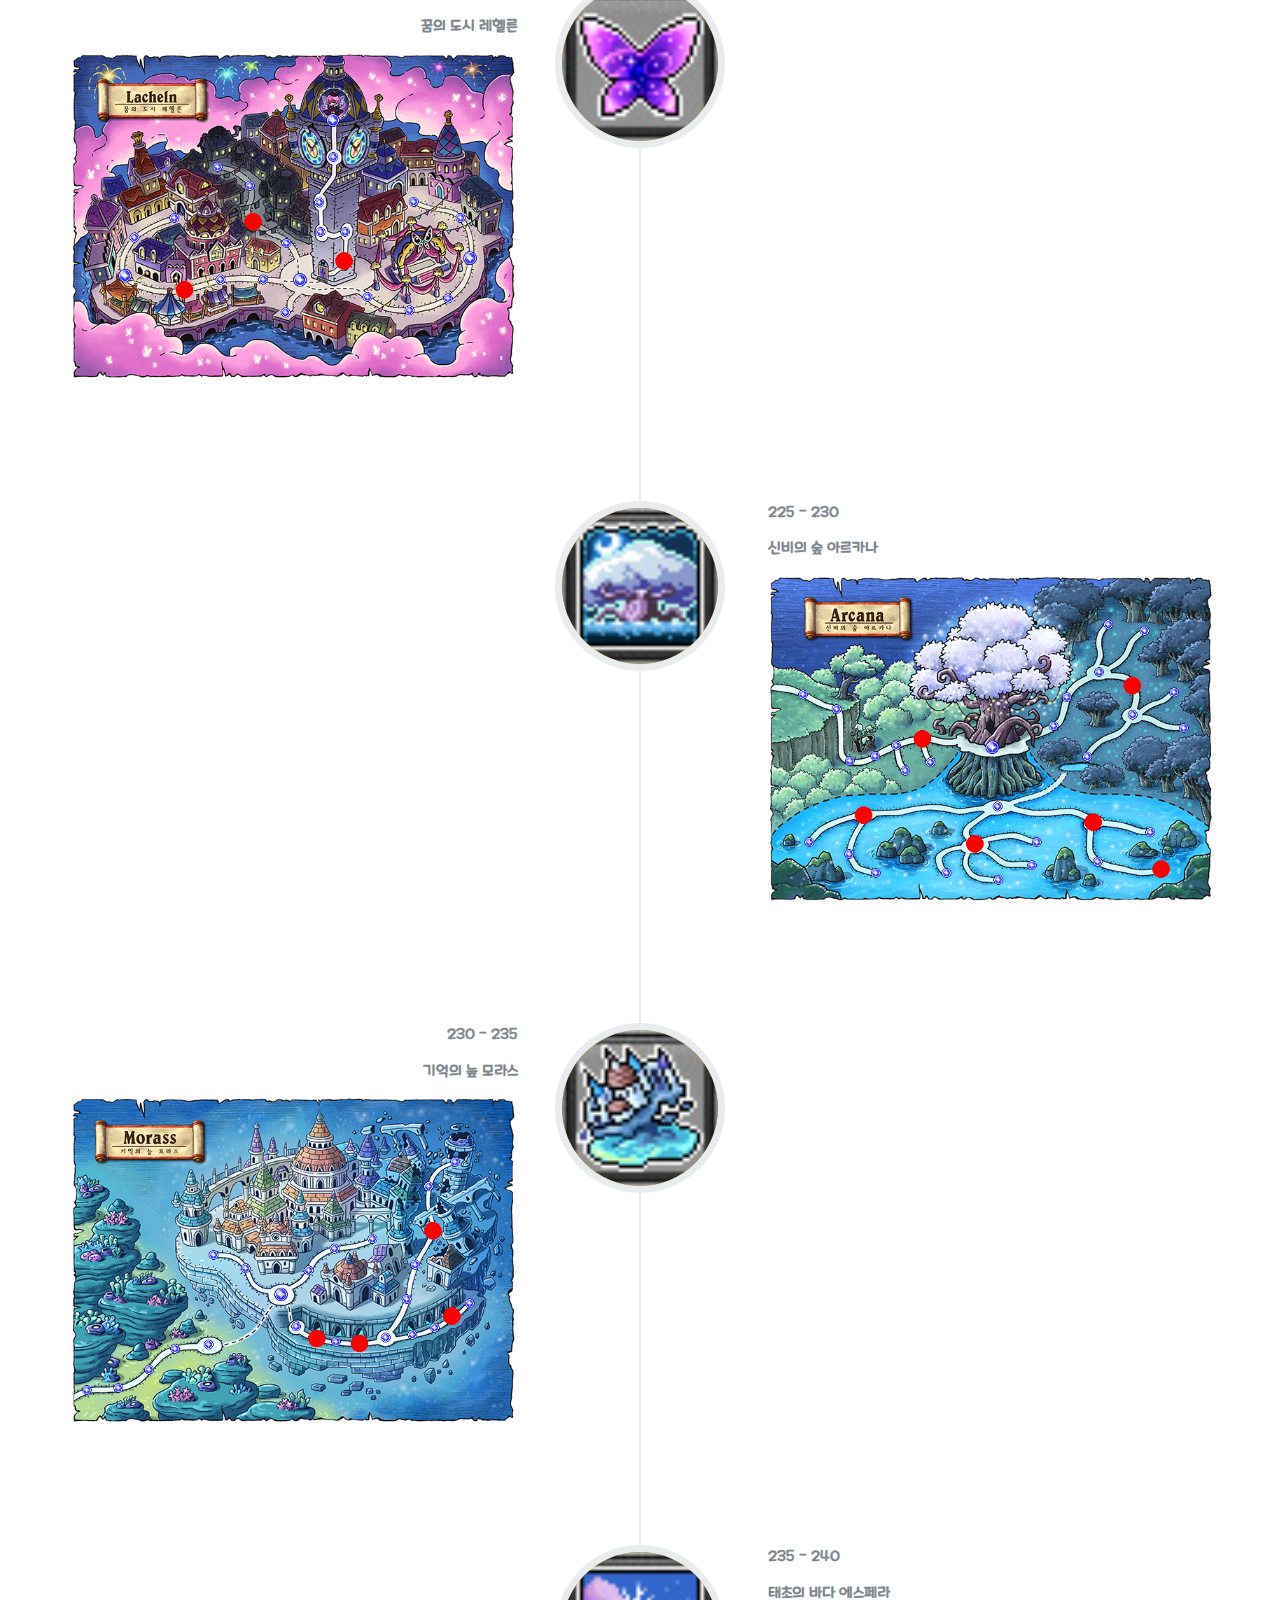
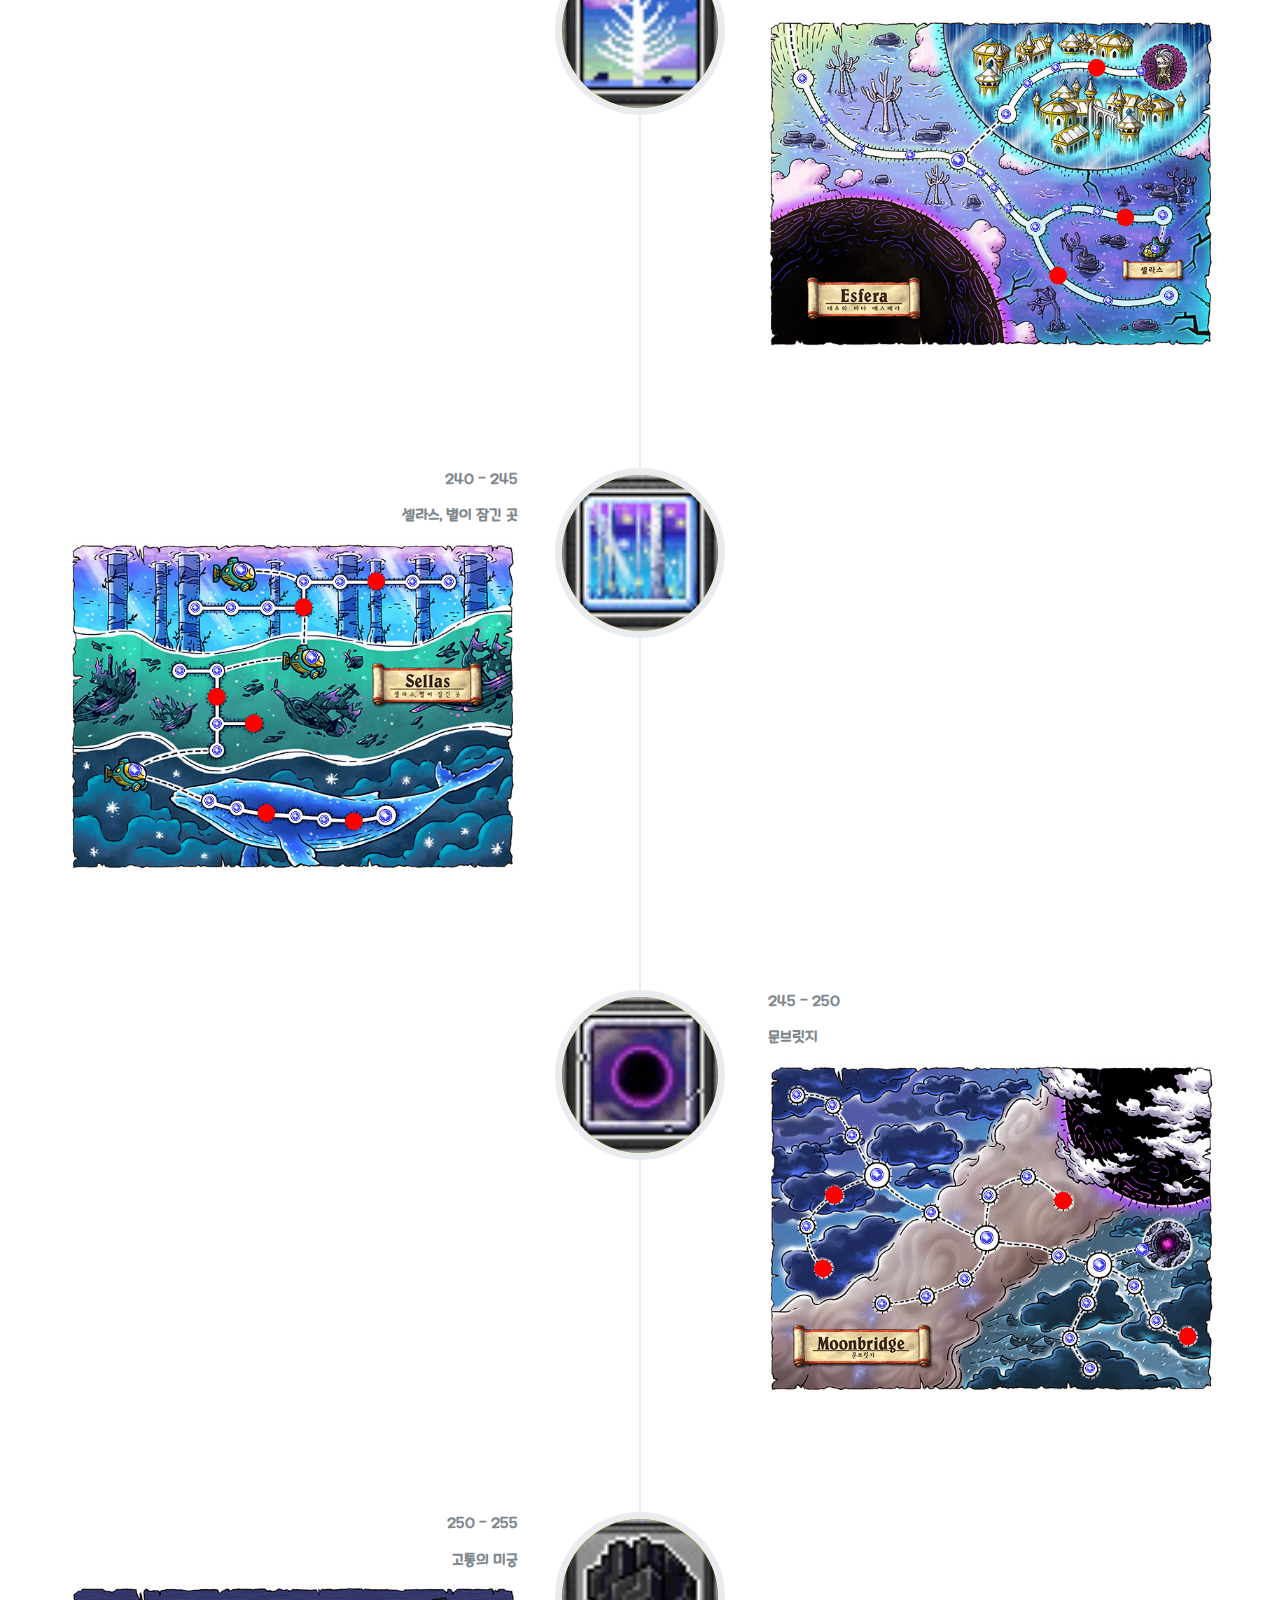
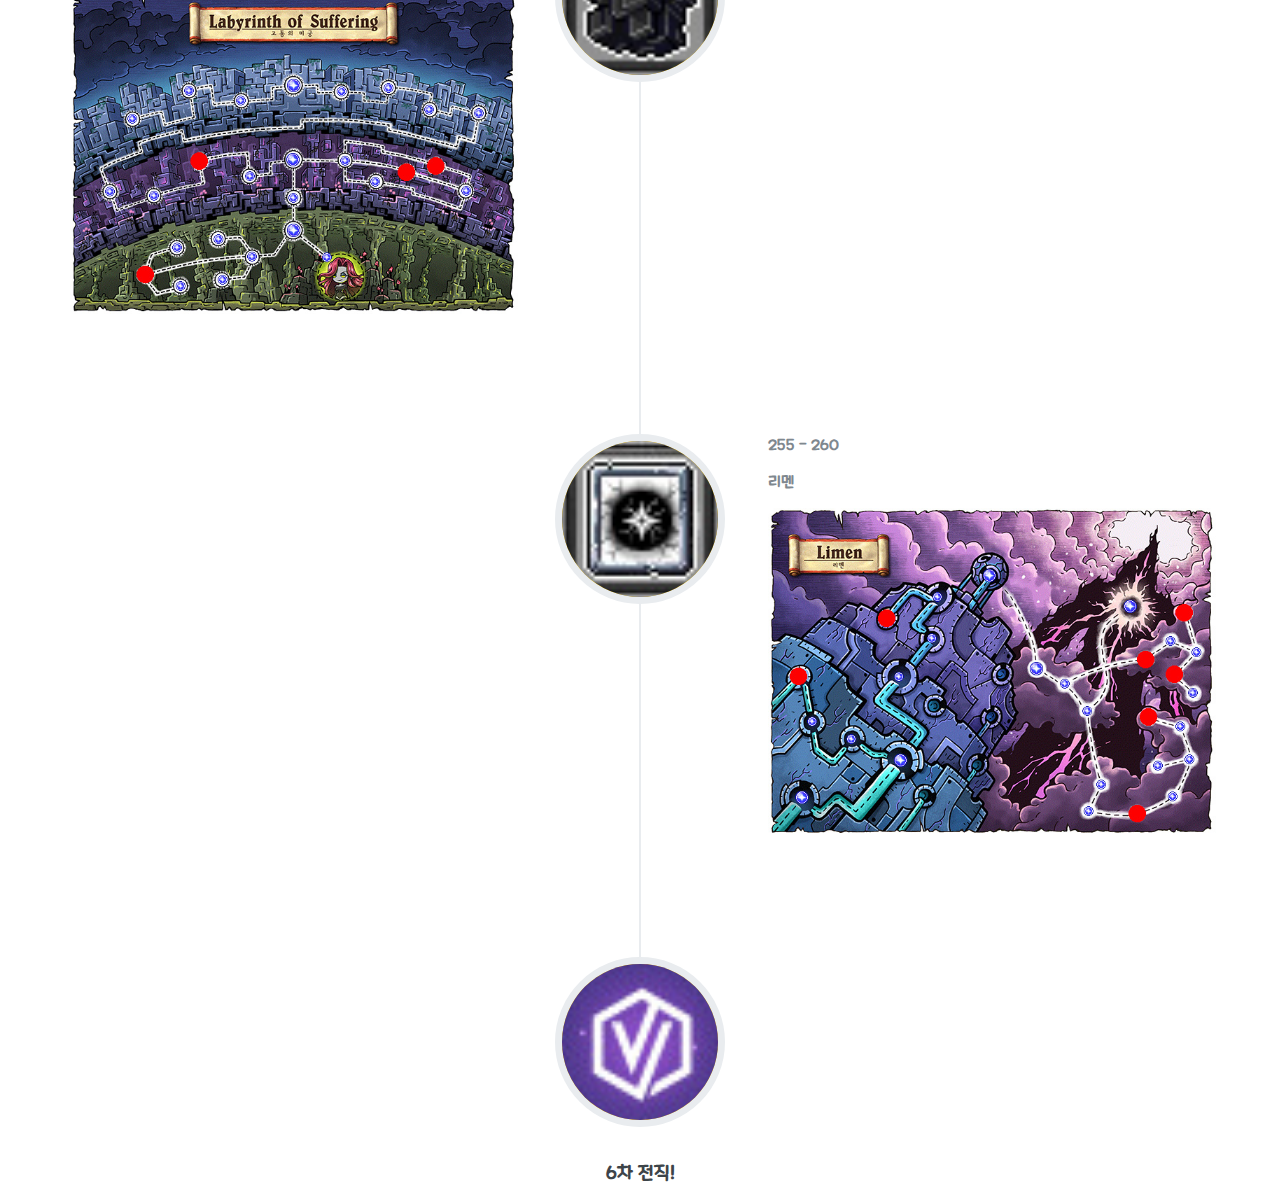
<file: elements2.html>
<!DOCTYPE HTML>
<!--
	Editorial by HTML5 UP
	html5up.net | @ajlkn
	Free for personal and commercial use under the CCA 3.0 license (html5up.net/license)
-->
<html>
	<head>
		<title>메토리얼</title>
		<meta charset="utf-8" />
		<meta name="viewport" content="width=device-width, initial-scale=1, user-scalable=no" />
		<link rel="stylesheet" href="assets/css/main.css" />
	</head>
	<body class="is-preload">

		<!-- Wrapper -->
			<div id="wrapper">

				<!-- Main -->
					<div id="main">
						<div class="inner">

							<!-- Header -->
								<header id="header">
									<a href="index.html" class="logo"><strong>메토리얼</strong> - 메이플 튜토리얼</a>
									<ul class="icons">
										<li><a href="https://maplestory.nexon.com/Home/Main" target="_blank" class="maple"><span class="image"><img src="icons/maple.jpg" alt="" height = "40" weight = "40" style="float: left"/></span></a></li>
									</ul>
								</header>

							<!-- Content -->
								<section>
									<header class="main">
										<h1>효율적인 성장루트</h1>
									</header>

									<span class="image main"><img src="images/pic17.jpg" alt="" /></span>

									<!-- Content -->
										<h2 id="content">경험치를 올리는 방법</h2>
										<p>예전의 메이플이라고 한다면 레벨업을 하기위해서는 반드시 <strong>사냥</strong>을 해야한다고 이야기했다. 하지만 시간이 지나 피로도가 완화되고 사냥 외의 경험치 획득 루트가 많이 생기면서 정말 사냥을 아예 안하더라도 레벨을 쉽게 올릴 수 있다. 레벨은 메이플의 컨텐츠를 즐기는데에 있어 오래 걸리지만 <strong>매우 중요한 요소</strong>이기 때문에 효율적으로 올릴 필요가 있다.</p>
										<h2 id="content">컨텐츠 경험치</h2>
										<p>컨텐츠 완료를 하게 되면 대량의 경험치를 지급하는 컨텐츠들이 존재한다. <strong>에픽 던전</strong>의 경우 가장 많은 경험치를 주지만 클리어를 위해서는 일정 스펙(전투력 2000만 이상 권장)이 필요하며 <strong>익몬(익스트림 몬스터파크)</strong>도 마찬가지로 적정 스펙을 요구하지만 4인 컨텐츠이기 때문에 파티원의 스펙이 높다면 수월하게 클리어할 수 있다. <strong>아케인심볼 일일/주간 퀘스트</strong>는 260이 지나면 경험치 효율이 급격하게 감소하므로 아케인심볼이 모두 만렙이 되었다면 돌지 않아도 괜찮다.</p>
										<table>
											<tr>
												<td></td>
												<th>에픽 던전</th>
												<th>익스트림 몬스터파크</th>
												<th>몬스터파크</th>
												<th>어센틱심볼 일일퀘스트</th>
												<th>아케인심볼 일일퀘스트</th>
												<th>아케인심볼 주간퀘스트</th>
											</tr>
											<tr>
												<th>수행 지역</th>
												<td>세르니움/오디움</td>
												<td>몬스터파크</td>
												<td>몬스터파크</td>
												<td>각 어센틱 지역</td>
												<td>각 아케인 지역</td>
												<td>각 아케인 지역</td>
											</tr>
											<tr>
												<th>수행 가능 횟수</th>
												<td>계정 당 주 2회(캐릭 당 주 1회)</td>
												<td>월드 당 주 2회(캐릭 당 주 1회)</td>
												<td>월드 당 일 7회</td>
												<td>월드 당 일 1회</td>
												<td>월드 당 일 1회</td>
												<td>월드 당 주 3회</td>
											</tr>
											<tr>
												<th>추천 레벨</th>
												<td>260 ~ 300</td>
												<td>260 ~ 300</td>
												<td>105 ~ 300</td>
												<td>260 ~ 300</td>
												<td>200 ~ 260</td>
												<td>200 ~ 260</td>
											</tr>
										</table>
										<h2 id="content">비약 경험치</h2>
										<p>소비 아이템을 사용하는 것만으로도 경험치를 올려주는 방법이 있다. 흔히 알려진 <strong>극성비</strong>외에도 익성비, 궁성비, 유성비, EXP교환권, 상급EXP교환권 등이 있다. 유니온 코인샵에서 구매가 가능한 유성비를 제외하면 모두 이벤트를 통해서 얻을 수 있으며 각 아이템마다 레벨 구간 별 효율이 다르니 참고하여 사용하는 것을 추천한다.</p>
										<table>
											<tr>
												<td></td>
												<th>익스트림 성장의 비약</th>
												<th>하급/중급/상급 유니온 성장의 비약</th>
												<th>궁극의 유니온 성장의 비약</th>
												<th>태풍 성장의 비약</th>
												<th>극한 성장의 비약</th>
												<th>초월 성장의 비약</th>
												<th>EXP 교환권</th>
												<th>상급 EXP 교환권</th>
											</tr>
											<tr>
												<th>효과</th>
												<td>확률적으로 1 ~ 10레벨업</td>
												<td>0.5레벨업만큼의 경험치 지급</td>
												<td>10 ~ 200레벨까지 필요한 경험치 지급</td>
												<td>1 레벨업</td>
												<td>1 레벨업</td>
												<td>1 레벨업</td>
												<td>상당량 경험치 지급</td>
												<td>상당량 경험치 지급</td>
											</tr>
											<tr>
												<th>사용 가능 레벨</th>
												<td>130 ~ 199(200 이상은 일정량 경험치 지급)</td>
												<td>100 ~ 129 / 130 ~ 159 / 160 ~ 179</td>
												<td>1 ~ 300</td>
												<td>200 ~ 239(240 이상은 일정량 경험치 지급)</td>
												<td>200 ~ 249(250 이상은 일정량 경험치 지급)</td>
												<td>200 ~ 269(270 이상은 일정량 경험치 지급)</td>
												<td>200 ~ 260(260 이상은 260 기준 경험치 지급)</td>
												<td>260 ~ 290(290 이상은 290 기준 경험치 지급)</td>
											</tr>
										</table>
										<h2 id="content">잠수 경험치</h2>
										<p>맵에 가만히 서있기만 해도 경험치를 얻는 방법이 있다. 예전부터 존재했던 근본의 <strong>심신수련관</strong>과 같은 매커니즘으로 작동하는데 최근에는 사냥과 큰 차이가 없을 정도로 효율이 올라서 많은 유저들이 애용하고 있다. <strong>101레벨 이상</strong>의 캐릭터면 누구나 입장할 수 있는 <strong>VIP사우나</strong>와 <strong>VIP리조트</strong>는 각각 이벤트와 MVP(일정량의 캐시를 사용하면 달성하는 등급)보상으로 입장 시간을 충전할 수 있다.</p>
										<span class="image main"><img src="images/pic18.jpg" alt="" /></span>
										<ul class="actions">
											<li><a href="#sec1" class="button">드랍</a></li>
											<li><a href="#sec2" class="button">도핑</a></li>
											<li><a href="#sec3" class="button">사냥터 추천</a></li>
										</ul>
										<h2 id="sec0">사냥하기에 앞서</h2>
										<p>사냥(또는 재획이라 부른다)은 유입 유저들이 폐사하는 가장 큰 원인 중 하나이다. 오랜 시간 같은 화면을 보며 같은 동작을 반복한다는 것이 쉬운 일은 아니기에 <strong>넷플릭스</strong>와 같은 영상이나 음악, 또는 <strong>롤토체스</strong>와 같이 간단하게 즐길 수 있는 게임도 재획을 견디는 데에 큰 도움이 된다. 물론 이는 <strong>사냥터 빌드</strong> 숙련도가 어느정도 있어야 수월하게 할 수 있기 때문에 경험치 도핑 하기 전 빌드 숙지를 하는 것을 추천한다.</p>
										<h2 id="sec1">드랍</h2>
										<p>경험치와는 관련이 없지만 <strong>드랍퍼</strong>를 어느정도 맞춰두면 메소 또는 조각(솔 에르다 조각)과 같은 비싼 재화를 비교적 많이 먹을 수 있다. 기왕 사냥하면서 돈도 많이 벌리면 좋으니 메소가 확정적으로 드랍되는 <strong>드랍 66%</strong>는 맞추고 사냥을 하는것을 추천한다.<br><br><strong>추천 드랍 세팅 : 레전더리 하프 이어링(20%) + 재물 획득의 비약(20%) + 레전더리 어빌리티(20%) + 쓸만한 홀리심볼 30렙(24%)</strong></p>
										<div class="col-6 col-12-small"><span class="image fit"><img src="images/pic19.jpg" alt="" /></span></div>
										<h2 id="sec2">도핑</h2>
										<p>경험치 도핑에는 종류도 정말 많고, 중복되지 않는 도핑들이 존재한다. 그 중에서도 교환이 불가능한 도핑도 있으며, <strong>수급처</strong>에 대해 잘 이해하고 사냥 전에 미리 준비해서 가는 것이 좋다.</p>
										<table>
											<tr>
												<th></th>
												<th>경험치 쿠폰</th>
												<th>경험 축적의 비약</th>
												<th>추가 경험치 쿠폰</th>
												<th>익스트림 골드</th>
												<th>아즈모스 영약</th>
												<th>VIP 버프(경험치)</th>
											</tr>
											<tr>
												<th>종류</th>
												<td>경험치 2배 쿠폰<br>유니온의 경험 1/2/3단계<br>무릉도장 경험치 2배 쿠폰<br>경험치 3배 쿠폰<br>경험치 4배 쿠폰</td>
												<td>경험 축적의 비약<br>고농축 경험 축적의 비약</td>
												<td>추가 경험치 50% 쿠폰<br>MVP 추가 경험치 50% 쿠폰<br>MVP 플러스 EXP 기상효과(50%)<br>알리샤의 축복<br>무공이 보증한 자앙강장제<br>MVP 추가 경험치 70% 쿠폰<br>MVP 플러스 EXP 기상효과(70%)</td>
												<td>익스트림 골드</td>
												<td>아즈모스 영약</td>
												<td>VIP 버프(경험치)</td>
											</tr>
											<tr>
												<th>수급처</th>
												<td>유니온 상점<br>몬스터파크 상자(토/일)<br>데일리기프트<br>무릉도장 상점<br>마일리지 상점<br>플래티넘 애플<br>경매장<br>MVP 보상</td>
												<td>연금술 제작<br>보스 보상상자</td>
												<td>보스 보상상자<br>MVP 보상<br>시드 랭킹 보상<br>무릉도장 랭킹 보상</td>
												<td>몬스터파크 상점</td>
												<td>아즈모스 상점</td>
												<td>이벤트 상점</td>
											</tr>
											<tr>
												<th>경험치 증가율</th>
												<th>100% / 200% / 300%</td>
												<th>10% / 20%</td>
												<th>50% / 70%</td>
												<th>10%</td>
												<th>20%</td>
												<th>15%</td>
											</tr>
										</table>
										<p>그 외에도 추가 경험치 효과를 수급할 수 있는 방법이 존재한다.</p>
										<table>
											<tr>
												<th></th>
												<th>하이퍼 스탯</th>
												<th>메르세데스 링크</th>
												<th>홀리 심볼</th>
												<th>솔 야누스</th>
												<th>제로 유니온</th>
												<th>유니온 점령효과</th>
												<th>유니온 아티팩트</th>
												<th>이벤트 보약버프</th>
											</tr>
											<tr>
												<th>수급처</th>
												<td>캐릭터 능력치</td>
												<td>메르세데스 육성</td>
												<td>5차 스킬</td>
												<td>6차 스킬</td>
												<td>제로 육성</td>
												<td>유니온</td>
												<td>아티팩트</td>
												<td>이벤트 버프</td>
											</tr>
											<tr>
												<th>경험치 증가율</td>
												<td>10% (15레벨)</td>
												<td>15% (링크 2레벨)</td>
												<td>35% (30레벨)</td>
												<td>100% (30레벨)</td>
												<td>12% (SSS)</td>
												<td>10% (40칸)</td>
												<td>12% (10레벨)</td>
												<td>15% (6레벨)</td>
											</tr>
										</table>
										<p>아래는 <strong>극한</strong>으로 경험치를 땡기고 싶을때 고려하는 사항이다. <strong>챌린저스 서버</strong>의 경우에는 추가 경험치 50%가 기본 버프로 적용된다.</p>
										<table>
											<tr>
												<th></th>
												<th>그랜드 어센틱심볼</th>
												<th>경험치 칭호</th>
												<th>정령의 펜던트</th>
												<th>혈맹의 반지</th>
												<th>경험치 부스트 링</th>
												<th>로디드 다이스(6번)</th>
												<th>PC방 보너스 경험치</th>
											</tr>
											<tr>
												<th>수급처</th>
												<td>탈라하트(290레벨 지역)</td>
												<td>경매장<br>캐시샵<br>이벤트<br>길라잡이(1회 보상)</td>
												<td>경매장<br>캐시샵<br>이벤트</td>
												<td>경매장<br>캐시샵</td>
												<td>경매장<br>캐시샵</td>
												<td>해적 직업군</td>
												<td>PC방</td>
											</tr>
											<tr>
												<th>경험치 증가율</td>
												<td>50% (11레벨)</td>
												<td>10% ~ 40%</td>
												<td>30%</td>
												<td>10%</td>
												<td>15%</td>
												<td>30% (주사위6)<br>40% (주사위66)<br>50% (주사위666)</td>
												<td>30%</td>
											</tr>
										</table>
										<h2 id="sec3">솔 야누스</h2>
										<p>제자리에서 사냥이 되는 직업이 있는 반면 1초에 키를 3번씩 눌러야 하는 직업도 있다. 설치기와 사출기의 유무도 사냥 능력에 큰 영향을 끼쳤기에 이를 평준화하기 위해 출시된 스킬이 260레벨 이후 6차 공용스킬로 배울 수 있는 <strong>솔 야누스</strong>이다. 솔 야누스는 <strong>새벽(설치기)</strong>와 <strong>황혼(사출기)</strong> 중에서 선택하여 사용할 수 있으며 솔 야누스의 레벨이 오를수록 기본적으로 <strong>패시브 경험치 증가</strong>와 새벽은 설치기 갯수 증가(최대 3개), 황혼은 사출량이 증가한다. 솔 야누스의 등장 이후로 <strong>사냥의 대혁명</strong>이 일어났을 만큼 편의성 면에서 정말 좋은 스킬이므로 <strong>260레벨이 되면 1레벨은 반드시 찍는것</strong>을 권장한다.</p>
										<div class="col-6 col-12-small"><span class="image fit"><img src="images/pic20.jpg" alt="" /></span></div>
									<hr class="major" />
								</section>
								<!-- About-->
								<section class="page-section" id="about">
									<div class="container">
										<div class="text-center">
											<h2 class="section-heading text-uppercase">사냥 루트</h2>
											<h3 class="section-subheading text-muted">버닝 > 시간 당 마릿수 > 피로도를 조절하여 사냥터를 고를 것</h3>
										</div>
										<ul class="timeline">
											<li>
												<div class="timeline-image"><img class="rounded-circle image fit" src="images/1-1.jpg" alt=""/></div>
												<div class="timeline-panel">
													<div class="timeline-heading">
														<h4>200 - 205</h4>
														<h4 class="subheading">소멸의 여로</h4>
													</div>
													<div class="timeline-body"><img class="image" src="images/1.jpg" alt="" width = "448" height = "329" style="float: right"/></div>
												</div>
											</li>
											<li class="timeline-inverted">
												<div class="timeline-image"><img class="rounded-circle image fit" src="images/2-1.jpg" alt=""/></div>
												<div class="timeline-panel">
													<div class="timeline-heading">
														<h4>205 - 210</h4>
														<h4 class="subheading">리버스 시티</h4>
													</div>
													<div class="timeline-body"><img class="image" src="images/2.jpg" alt="" width = "448" height = "329" style="float: left"/></div>
												</div>
											</li>
											<li>
												<div class="timeline-image"><img class="rounded-circle image fit" src="images/3-1.jpg" alt=""/></div>
												<div class="timeline-panel">
													<div class="timeline-heading">
														<h4>210 - 215</h4>
														<h4 class="subheading">츄츄 아일랜드</h4>
													</div>
													<div class="timeline-body"><img class="image" src="images/3.jpg" alt="" width = "448" height = "329" style="float: right"/></div>
												</div>
											</li>
											<li class="timeline-inverted">
												<div class="timeline-image"><img class="rounded-circle image fit" src="images/4-1.jpg" alt=""/></div>
												<div class="timeline-panel">
													<div class="timeline-heading">
														<h4>215 - 220</h4>
														<h4 class="subheading">얌얌 아일랜드</h4>
													</div>
													<div class="timeline-body"><img class="image" src="images/4.jpg" alt="" width = "448" height = "329" style="float: left"/></div>
												</div>
											</li>
											<li>
												<div class="timeline-image"><img class="rounded-circle image fit" src="images/5-1.jpg" alt=""/></div>
												<div class="timeline-panel">
													<div class="timeline-heading">
														<h4>220 - 225</h4>
														<h4 class="subheading">꿈의 도시 레헬른</h4>
													</div>
													<div class="timeline-body"><img class="image" src="images/5.jpg" alt="" width = "448" height = "329" style="float: right"/></div>
												</div>
											</li>
											<li class="timeline-inverted">
												<div class="timeline-image"><img class="rounded-circle image fit" src="images/6-1.jpg" alt=""/></div>
												<div class="timeline-panel">
													<div class="timeline-heading">
														<h4>225 - 230</h4>
														<h4 class="subheading">신비의 숲 아르카나</h4>
													</div>
													<div class="timeline-body"><img class="image" src="images/6.jpg" alt="" width = "448" height = "329" style="float: left"/></div>
												</div>
											</li>
											<li>
												<div class="timeline-image"><img class="rounded-circle image fit" src="images/7-1.jpg" alt=""/></div>
												<div class="timeline-panel">
													<div class="timeline-heading">
														<h4>230 - 235</h4>
														<h4 class="subheading">기억의 늪 모라스</h4>
													</div>
													<div class="timeline-body"><img class="image" src="images/7.jpg" alt="" width = "448" height = "329" style="float: right"/></div>
												</div>
											</li>
											<li class="timeline-inverted">
												<div class="timeline-image"><img class="rounded-circle image fit" src="images/8-1.jpg" alt=""/></div>
												<div class="timeline-panel">
													<div class="timeline-heading">
														<h4>235 - 240</h4>
														<h4 class="subheading">태초의 바다 에스페라</h4>
													</div>
													<div class="timeline-body"><img class="image" src="images/8.jpg" alt="" width = "448" height = "329" style="float: left"/></div>
												</div>
											</li>
											<li>
												<div class="timeline-image"><img class="rounded-circle image fit" src="images/9-1.jpg" alt=""/></div>
												<div class="timeline-panel">
													<div class="timeline-heading">
														<h4>240 - 245</h4>
														<h4 class="subheading">셀라스, 별이 잠긴 곳</h4>
													</div>
													<div class="timeline-body"><img class="image" src="images/9.jpg" alt="" width = "448" height = "329" style="float: right"/></div>
												</div>
											</li>
											<li class="timeline-inverted">
												<div class="timeline-image"><img class="rounded-circle image fit" src="images/10-1.jpg" alt=""/></div>
												<div class="timeline-panel">
													<div class="timeline-heading">
														<h4>245 - 250</h4>
														<h4 class="subheading">문브릿지</h4>
													</div>
													<div class="timeline-body"><img class="image" src="images/10.jpg" alt="" width = "448" height = "329" style="float: left"/></div>
												</div>
											</li>
											<li>
												<div class="timeline-image"><img class="rounded-circle image fit" src="images/11-1.jpg" alt=""/></div>
												<div class="timeline-panel">
													<div class="timeline-heading">
														<h4>250 - 255</h4>
														<h4 class="subheading">고통의 미궁</h4>
													</div>
													<div class="timeline-body"><img class="image" src="images/11.jpg" alt="" width = "448" height = "329" style="float: right"/></div>
												</div>
											</li>
											<li class="timeline-inverted">
												<div class="timeline-image"><img class="rounded-circle image fit" src="images/12-1.jpg" alt=""/></div>
												<div class="timeline-panel">
													<div class="timeline-heading">
														<h4>255 - 260</h4>
														<h4 class="subheading">리멘</h4>
													</div>
													<div class="timeline-body"><img class="image" src="images/12.jpg" alt="" width = "448" height = "329" style="float: left"/></div>
												</div>
											</li>
											<li class="timeline-inverted">
												<div class="timeline-image"><img class="rounded-circle image fit" src="images/13-1.jpg" alt=""/>
													<h4>
														6차 전직!
													</h4>
												</div>
											</li>
										</ul>
									</div>
								</section>

						</div>
					</div>

				<!-- Sidebar -->
					<div id="sidebar">
						<div class="inner">

							<!-- Search -->
								<section id="search" class="alt">
									
								</section>

							<!-- Menu -->
								<nav id="menu">
									<header class="major">
										<h2>Menu</h2>
									</header>
									<ul>
										<li><a href="index.html">메인 페이지</a></li>
										<li><a href="elements1.html">메이플스토리의 목표</a></li>
										<li><a href="elements2.html">효율적인 성장루트</a></li>
										<li><a href="elements3.html">아이템의 사용과 관리</a></li>
										<li>
											<span class="opener">스펙을 올리는 방법</span>
											<ul>
												<li><a href="generic1.html">직업을 선택하는 법</a></li>
												<li><a href="generic2.html">내실 시스템</a></li>
												<li><a href="generic3.html">장비를 맞추는 법</a></li>
											</ul>
										</li>
										<li><a href="elements5.html">일일/주간컨텐츠란?</a></li>
										<li><a href="elements6.html">경매장 사용법</a></li>
										<li><a href="elements7.html">5차와 6차전직</a></li>
									</ul>
								</nav>

							<!-- Section -->
								<section>
									<header class="major">
										<h2>인기 게시물</h2>
									</header>
									<div class="mini-posts">
										<article>
											<a href="elements2.html" class="image"><img src="images/pic01.jpg" alt="" /></a>
											<p>메이플의 중요한 성장 요소 중 하나인 <strong>레벨업</strong>에 관하여 다룬다. 단순히 "몬스터를 잡는다"에서 그치지 않고 같은 시간에 더 많은 경험치를 얻는 방법과 더 나아가서는 사냥을 하지 않아도 경험치를 올릴 수 있는 다양한 방법에 대하여 다룬다.</p>
										</article>
										<ul class="actions">
											<li><a href="elements2.html" class="button">더보기</a></li>
										</ul>
										<article>
											<a href="elements4.html" class="image"><img src="images/pic03.jpg" alt="" /></a>
											<p>대부분의 유저들이 목표로 하는 <strong>강한 보스에 도전</strong>을 위해서는 캐릭터의 스펙을 올릴 필요가 있다. 메이플스토리에는 정말 많은 스펙업 수단이 있는데 이에 대한 큰 틀을 설명하고, 각 스펙업 방법에 대한 세부적인 설명도 함께 포함하여 다룬다.</p>
										</article>
										<ul class="actions">
											<li><a href="elements4.html" class="button">더보기</a></li>
										</ul>
										<article>
											<a href="elements5.html" class="image"><img src="images/pic04.jpg" alt="" /></a>
											<p>메이플스토리에는 일명 <strong>"숙제"</strong>라고 불리는 일일/주간컨텐츠가 존재한다. 매일 또는 매주 정해진 횟수만 진행할 수 있는 만큼 <strong>효율이 상당히 높은 편</strong>이기 때문에 가능하면 꼭 챙겨서 하는 것을 권장한다. 일일/주간컨텐츠의 종류가 정말 많으므로 대부분의 유저들이 챙겨서 하는 컨텐츠를 중점적으로 다룬다.</p>
										</article>
										<ul class="actions">
											<li><a href="elements5.html" class="button">더보기</a></li>
										</ul>
									</div>
								</section>

							<!-- Section -->
								<section>
									<header class="major">
										<h2>제작에 기여해주신 분들</h2>
									</header>
									<ul class="contact" padding-left : 0;>
										<li class="image object">
											<img src="icons/엘리시움.png" alt="" width="20" height="20" style="float: left"/>&nbsp;엘리시움/방어버섯<br>
											<img src="icons/엘리시움.png" alt="" width="20" height="20" style="float: left"/>&nbsp;엘리시움/어느새
										</li>
									</ul>
								</section>

							<!-- Footer -->
								<footer id="footer">
									<p class="copyright">&copy; 메토리얼. All rights reserved. Design: <a href="https://html5up.net">HTML5 UP</a>. 본 웹사이트는 메이플스토리 폰트를 사용하여 제작되었습니다.</p>
								</footer>

						</div>
					</div>
			</div>

		<!-- Scripts -->
			<script src="assets/js/jquery.min.js"></script>
			<script src="assets/js/browser.min.js"></script>
			<script src="assets/js/breakpoints.min.js"></script>
			<script src="assets/js/util.js"></script>
			<script src="assets/js/main.js"></script>

	</body>
</html>
</file>
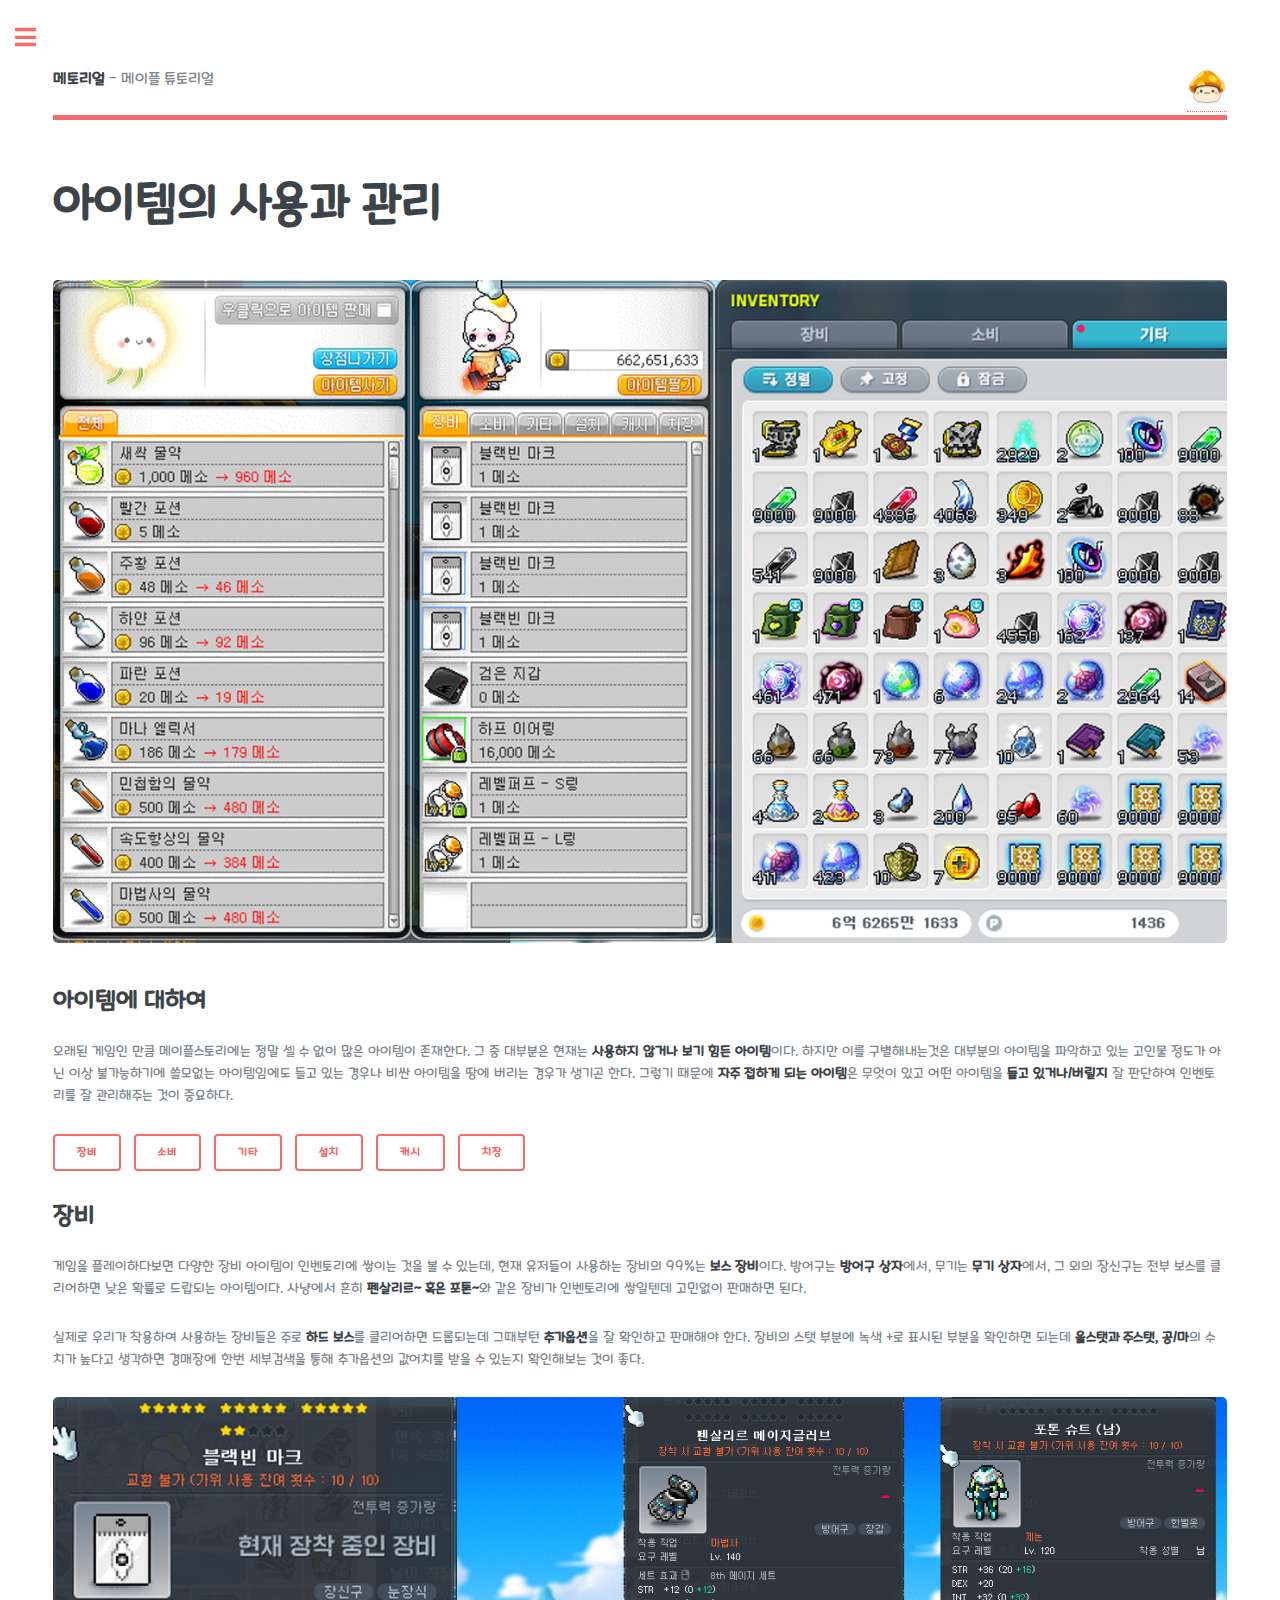
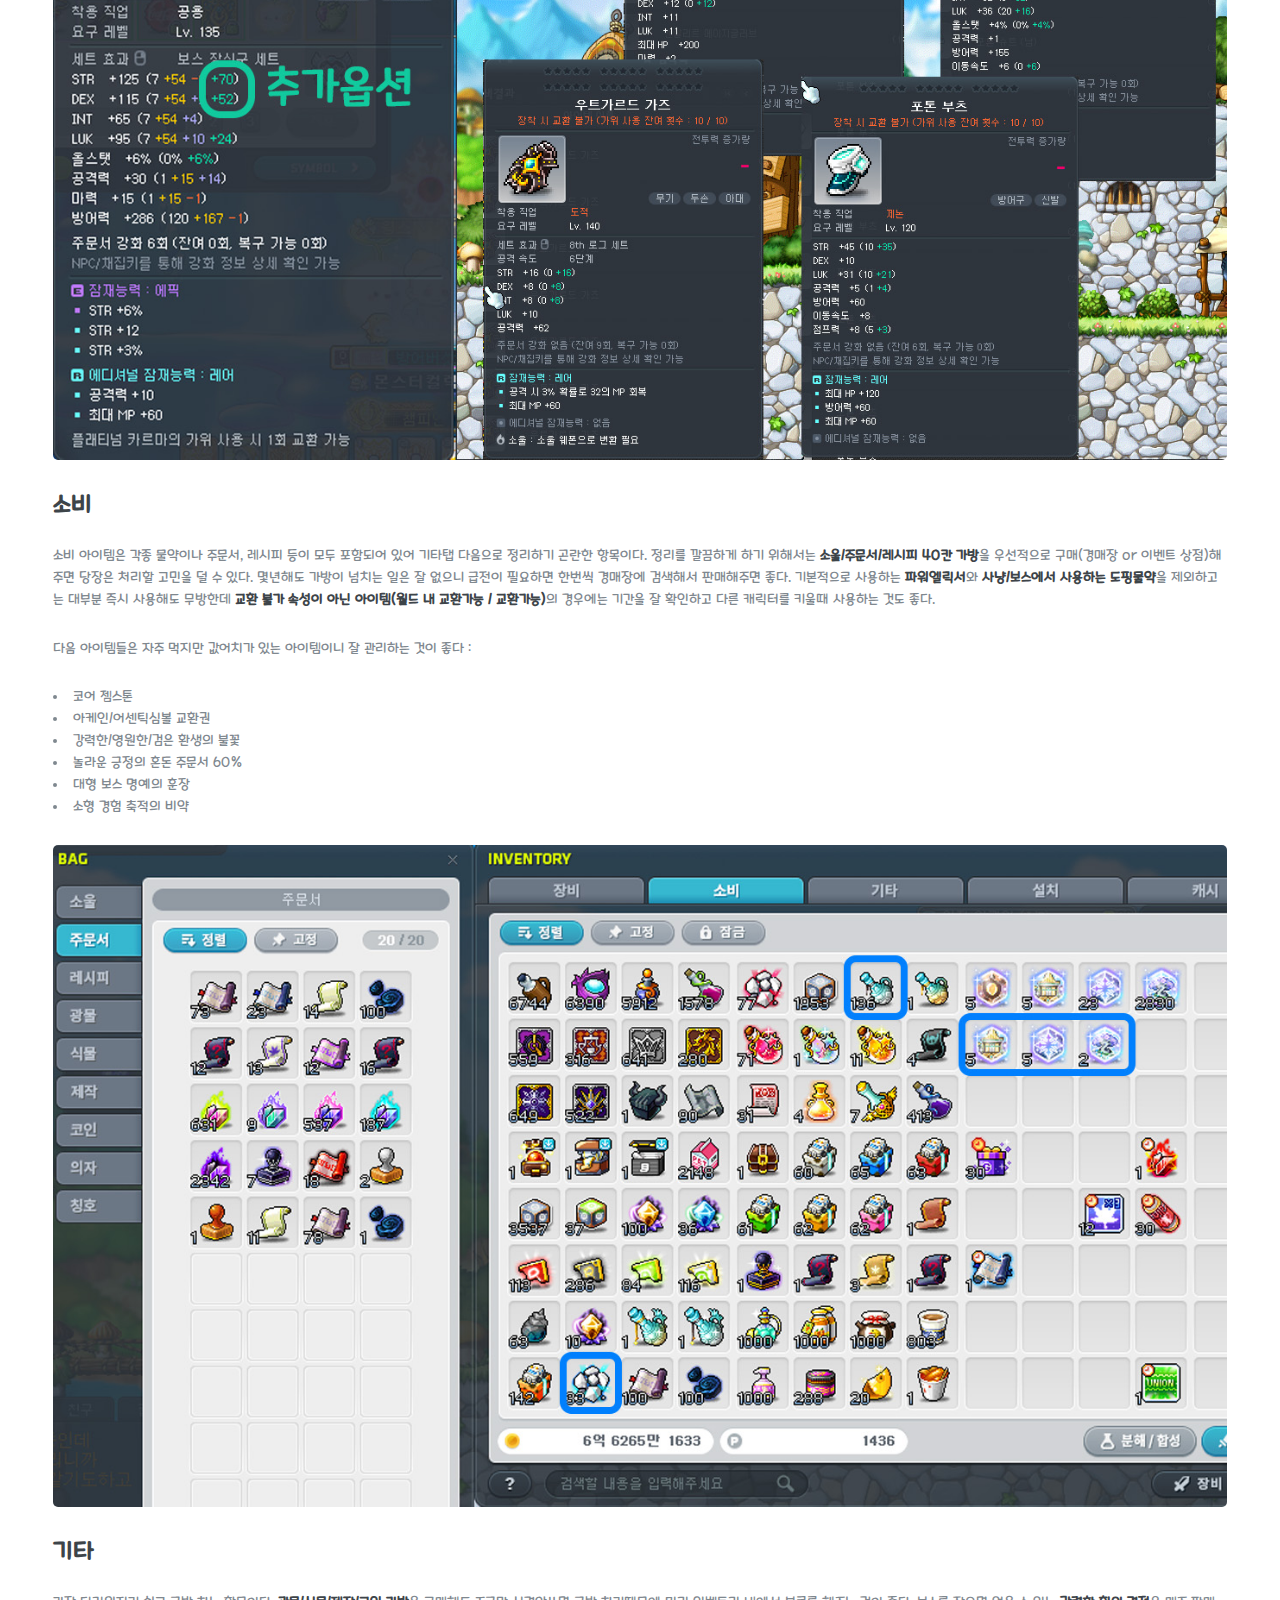
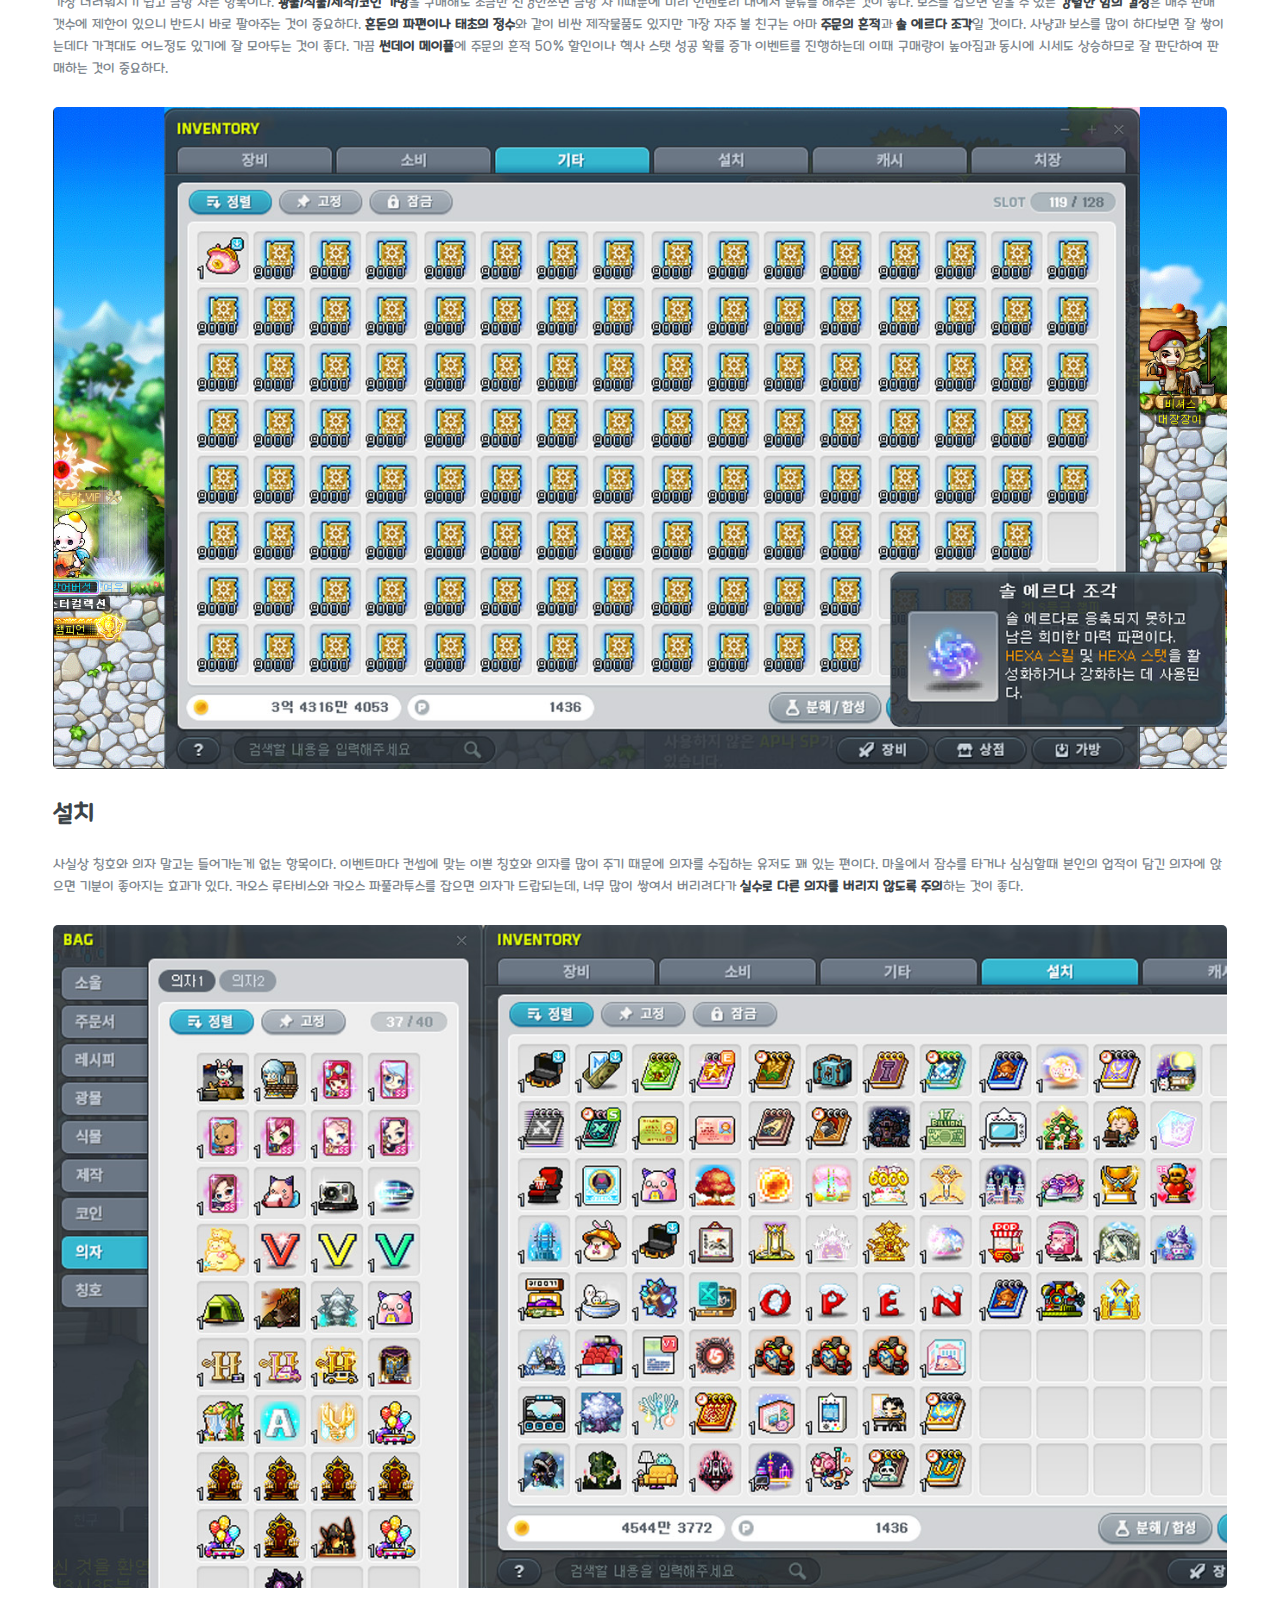
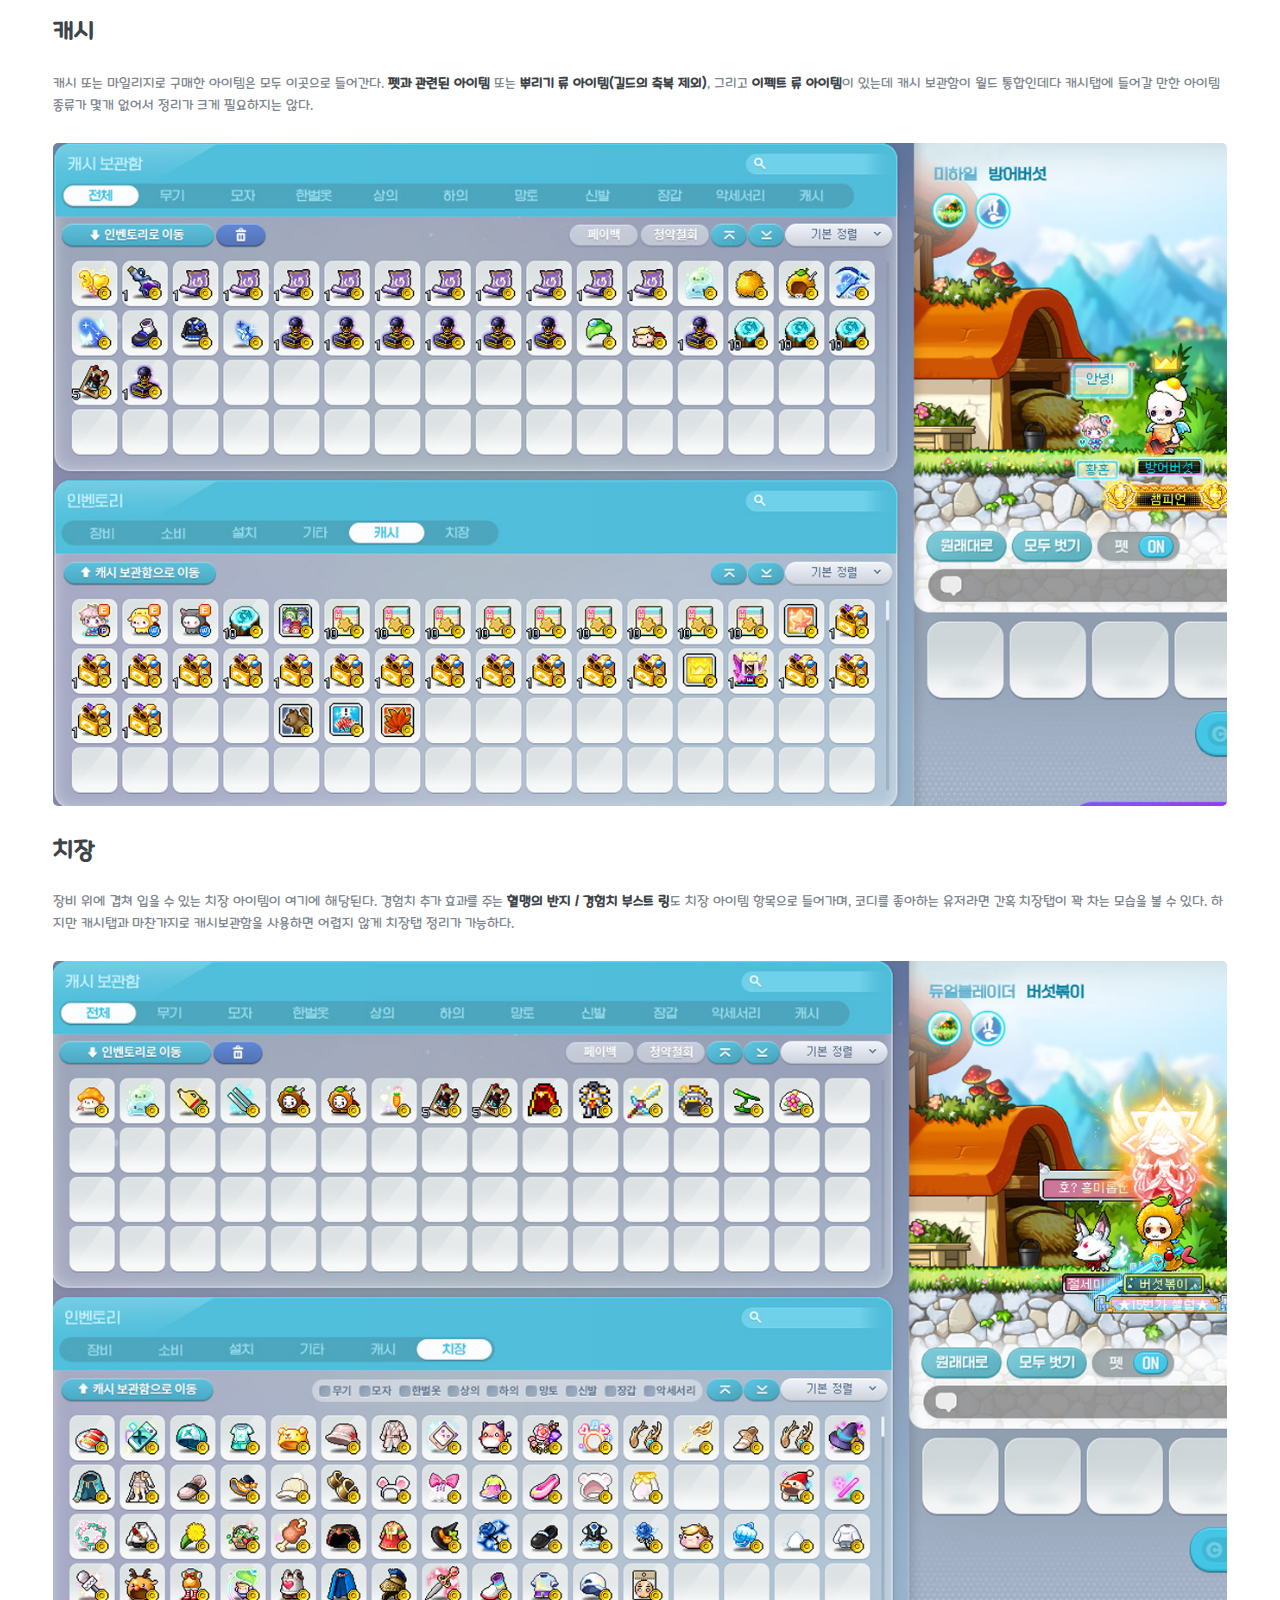
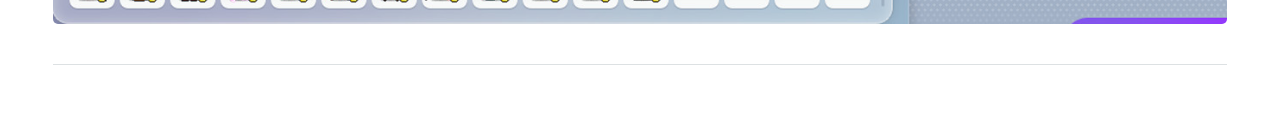
<file: elements3.html>
<!DOCTYPE HTML>
<!--
	Editorial by HTML5 UP
	html5up.net | @ajlkn
	Free for personal and commercial use under the CCA 3.0 license (html5up.net/license)
-->
<html>
	<head>
		<title>메토리얼</title>
		<meta charset="utf-8" />
		<meta name="viewport" content="width=device-width, initial-scale=1, user-scalable=no" />
		<link rel="stylesheet" href="assets/css/main.css" />
	</head>
	<body class="is-preload">

		<!-- Wrapper -->
			<div id="wrapper">

				<!-- Main -->
					<div id="main">
						<div class="inner">

							<!-- Header -->
								<header id="header">
									<a href="index.html" class="logo"><strong>메토리얼</strong> - 메이플 튜토리얼</a>
									<ul class="icons">
										<li><a href="https://maplestory.nexon.com/Home/Main" target="_blank" class="maple"><span class="image"><img src="icons/maple.jpg" alt="" height = "40" weight = "40" style="float: left"/></span></a></li>
									</ul>
								</header>

							<!-- Content -->
								<section>
									<header class="main">
										<h1>아이템의 사용과 관리</h1>
									</header>

									<span class="image main"><img src="images/pic21.jpg" alt="" /></span>

									<!-- Content -->
										<h2 id="content">아이템에 대하여</h2>
										<p>오래된 게임인 만큼 메이플스토리에는 정말 셀 수 없이 많은 아이템이 존재한다. 그 중 대부분은 현재는 <strong>사용하지 않거나 보기 힘든 아이템</strong>이다. 하지만 이를 구별해내는것은 대부분의 아이템을 파악하고 있는 고인물 정도가 아닌 이상 불가능하기에 쓸모없는 아이템임에도 들고 있는 경우나 비싼 아이템을 땅에 버리는 경우가 생기곤 한다. 그렇기 때문에 <strong>자주 접하게 되는 아이템</strong>은 무엇이 있고 어떤 아이템을 <strong>들고 있거나/버릴지</strong> 잘 판단하여 인벤토리를 잘 관리해주는 것이 중요하다.</p>
										<ul class="actions">
											<li><a href="#sec1" class="button">장비</a></li>
											<li><a href="#sec2" class="button">소비</a></li>
											<li><a href="#sec3" class="button">기타</a></li>
											<li><a href="#sec4" class="button">설치</a></li>
											<li><a href="#sec5" class="button">캐시</a></li>
											<li><a href="#sec6" class="button">치장</a></li>
										</ul>
										<h2 id="sec1">장비</h2>
										<p>게임을 플레이하다보면 다양한 장비 아이템이 인벤토리에 쌓이는 것을 볼 수 있는데, 현재 유저들이 사용하는 장비의 99%는 <strong>보스 장비</strong>이다. 방어구는 <strong>방어구 상자</strong>에서, 무기는 <strong>무기 상자</strong>에서, 그 외의 장신구는 전부 보스를 클리어하면 낮은 확률로 드랍되는 아이템이다. 사냥에서 흔히 <strong>펜살리르~ 혹은 포톤~</strong>와 같은 장비가 인벤토리에 쌓일텐데 고민없이 판매하면 된다.</p>
										<p>실제로 우리가 착용하여 사용하는 장비들은 주로 <strong>하드 보스</strong>를 클리어하면 드롭되는데 그때부턴 <strong>추가옵션</strong>을 잘 확인하고 판매해야 한다. 장비의 스탯 부분에 녹색 +로 표시된 부분을 확인하면 되는데 <strong>올스탯과 주스탯, 공/마</strong>의 수치가 높다고 생각하면 경매장에 한번 세부검색을 통해 추가옵션의 값어치를 받을 수 있는지 확인해보는 것이 좋다.</p>
										<div class="col-6 col-12-small"><span class="image fit"><img src="images/pic22.jpg" alt="" /></span></div>
										<h2 id="sec2">소비</h2>
										<p>소비 아이템은 각종 물약이나 주문서, 레시피 등이 모두 포함되어 있어 기타탭 다음으로 정리하기 곤란한 항목이다. 정리를 깔끔하게 하기 위해서는 <strong>소울/주문서/레시피 40칸 가방</strong>을 우선적으로 구매(경매장 or 이벤트 상점)해주면 당장은 처리할 고민을 덜 수 있다. 몇년해도 가방이 넘치는 일은 잘 없으니 급전이 필요하면 한번씩 경매장에 검색해서 판매해주면 좋다. 기본적으로 사용하는 <strong>파워엘릭서</strong>와 <strong>사냥/보스에서 사용하는 도핑물약</strong>을 제외하고는 대부분 즉시 사용해도 무방한데 <strong>교환 불가 속성이 아닌 아이템(월드 내 교환가능 / 교환가능)</strong>의 경우에는 기간을 잘 확인하고 다른 캐릭터를 키울때 사용하는 것도 좋다.</p>
										<p>다음 아이템들은 자주 먹지만 값어치가 있는 아이템이니 잘 관리하는 것이 좋다 : </p>
										<ul>
											<li>코어 젬스톤</li>
											<li>아케인/어센틱심볼 교환권</li>
											<li>강력한/영원한/검은 환생의 불꽃</li>
											<li>놀라운 긍정의 혼돈 주문서 60%</li>
											<li>대형 보스 명예의 훈장</li>
											<li>소형 경험 축적의 비약</li>
										</ul>
										<div class="col-6 col-12-small"><span class="image fit"><img src="images/pic23.jpg" alt="" /></span></div>
										<h2 id="sec3">기타</h2>
										<p>가장 더러워지기 쉽고 금방 차는 항목이다. <strong>광물/식물/제작/코인 가방</strong>을 구매해도 조금만 신경안쓰면 금방 차기때문에 미리 인벤토리 내에서 분류를 해주는 것이 좋다. 보스를 잡으면 얻을 수 있는 <strong>강렬한 힘의 결정</strong>은 매주 판매 갯수에 제한이 있으니 반드시 바로 팔아주는 것이 중요하다. <strong>혼돈의 파편이나 태초의 정수</strong>와 같이 비싼 제작물품도 있지만 가장 자주 볼 친구는 아마 <strong>주문의 흔적</strong>과 <strong>솔 에르다 조각</strong>일 것이다. 사냥과 보스를 많이 하다보면 잘 쌓이는데다 가격대도 어느정도 있기에 잘 모아두는 것이 좋다. 가끔 <strong>썬데이 메이플</strong>에 주문의 흔적 50% 할인이나 헥사 스탯 성공 확률 증가 이벤트를 진행하는데 이때 구매량이 높아짐과 동시에 시세도 상승하므로 잘 판단하여 판매하는 것이 중요하다.</p>
										<div class="col-6 col-12-small"><span class="image fit"><img src="images/pic24.jpg" alt="" /></span></div>
										<h2 id="sec4">설치</h2>
										<p>사실상 칭호와 의자 말고는 들어가는게 없는 항목이다. 이벤트마다 컨셉에 맞는 이쁜 칭호와 의자를 많이 주기 때문에 의자를 수집하는 유저도 꽤 있는 편이다. 마을에서 잠수를 타거나 심심할때 본인의 업적이 담긴 의자에 앉으면 기분이 좋아지는 효과가 있다. 카오스 루타비스와 카오스 파풀라투스를 잡으면 의자가 드랍되는데, 너무 많이 쌓여서 버리려다가 <strong>실수로 다른 의자를 버리지 않도록 주의</strong>하는 것이 좋다.</p>
										<div class="col-6 col-12-small"><span class="image fit"><img src="images/pic25.jpg" alt="" /></span></div>
										<h2 id="sec5">캐시</h2>
										<p>캐시 또는 마일리지로 구매한 아이템은 모두 이곳으로 들어간다. <strong>펫과 관련된 아이템</strong> 또는 <strong>뿌리기 류 아이템(길드의 축복 제외)</strong>, 그리고 <strong>이펙트 류 아이템</strong>이 있는데 캐시 보관함이 월드 통합인데다 캐시탭에 들어갈 만한 아이템 종류가 몇개 없어서 정리가 크게 필요하지는 않다.</p>
										<div class="col-6 col-12-small"><span class="image fit"><img src="images/pic26.jpg" alt="" /></span></div>
										<h2 id="sec6">치장</h2>
										<p>장비 위에 겹쳐 입을 수 있는 치장 아이템이 여기에 해당된다. 경험치 추가 효과를 주는 <strong>혈맹의 반지 / 경험치 부스트 링</strong>도 치장 아이템 항목으로 들어가며, 코디를 좋아하는 유저라면 간혹 치장탭이 꽉 차는 모습을 볼 수 있다. 하지만 캐시탭과 마찬가지로 캐시보관함을 사용하면 어렵지 않게 치장탭 정리가 가능하다.</p>
										<div class="col-6 col-12-small"><span class="image fit"><img src="images/pic27.jpg" alt="" /></span></div>
									<hr class="major" />
								</section>

						</div>
					</div>

				<!-- Sidebar -->
					<div id="sidebar">
						<div class="inner">

							<!-- Search -->
								<section id="search" class="alt">
									
								</section>

							<!-- Menu -->
								<nav id="menu">
									<header class="major">
										<h2>Menu</h2>
									</header>
									<ul>
										<li><a href="index.html">메인 페이지</a></li>
										<li><a href="elements1.html">메이플스토리의 목표</a></li>
										<li><a href="elements2.html">효율적인 성장루트</a></li>
										<li><a href="elements3.html">아이템의 사용과 관리</a></li>
										<li>
											<span class="opener">스펙을 올리는 방법</span>
											<ul>
												<li><a href="generic1.html">직업을 선택하는 법</a></li>
												<li><a href="generic2.html">내실 시스템</a></li>
												<li><a href="generic3.html">장비를 맞추는 법</a></li>
											</ul>
										</li>
										<li><a href="elements5.html">일일/주간컨텐츠란?</a></li>
										<li><a href="elements6.html">경매장 사용법</a></li>
										<li><a href="elements7.html">5차와 6차전직</a></li>
									</ul>
								</nav>

							<!-- Section -->
								<section>
									<header class="major">
										<h2>인기 게시물</h2>
									</header>
									<div class="mini-posts">
										<article>
											<a href="elements2.html" class="image"><img src="images/pic01.jpg" alt="" /></a>
											<p>메이플의 중요한 성장 요소 중 하나인 <strong>레벨업</strong>에 관하여 다룬다. 단순히 "몬스터를 잡는다"에서 그치지 않고 같은 시간에 더 많은 경험치를 얻는 방법과 더 나아가서는 사냥을 하지 않아도 경험치를 올릴 수 있는 다양한 방법에 대하여 다룬다.</p>
										</article>
										<ul class="actions">
											<li><a href="elements2.html" class="button">더보기</a></li>
										</ul>
										<article>
											<a href="elements4.html" class="image"><img src="images/pic03.jpg" alt="" /></a>
											<p>대부분의 유저들이 목표로 하는 <strong>강한 보스에 도전</strong>을 위해서는 캐릭터의 스펙을 올릴 필요가 있다. 메이플스토리에는 정말 많은 스펙업 수단이 있는데 이에 대한 큰 틀을 설명하고, 각 스펙업 방법에 대한 세부적인 설명도 함께 포함하여 다룬다.</p>
										</article>
										<ul class="actions">
											<li><a href="elements4.html" class="button">더보기</a></li>
										</ul>
										<article>
											<a href="elements5.html" class="image"><img src="images/pic04.jpg" alt="" /></a>
											<p>메이플스토리에는 일명 <strong>"숙제"</strong>라고 불리는 일일/주간컨텐츠가 존재한다. 매일 또는 매주 정해진 횟수만 진행할 수 있는 만큼 <strong>효율이 상당히 높은 편</strong>이기 때문에 가능하면 꼭 챙겨서 하는 것을 권장한다. 일일/주간컨텐츠의 종류가 정말 많으므로 대부분의 유저들이 챙겨서 하는 컨텐츠를 중점적으로 다룬다.</p>
										</article>
										<ul class="actions">
											<li><a href="elements5.html" class="button">더보기</a></li>
										</ul>
									</div>
								</section>

							<!-- Section -->
								<section>
									<header class="major">
										<h2>제작에 기여해주신 분들</h2>
									</header>
									<ul class="contact" padding-left : 0;>
										<li class="image object">
											<img src="icons/엘리시움.png" alt="" width="20" height="20" style="float: left"/>&nbsp;엘리시움/방어버섯<br>
											<img src="icons/엘리시움.png" alt="" width="20" height="20" style="float: left"/>&nbsp;엘리시움/어느새
										</li>
									</ul>
								</section>

							<!-- Footer -->
								<footer id="footer">
									<p class="copyright">&copy; 메토리얼. All rights reserved. Design: <a href="https://html5up.net">HTML5 UP</a>. 본 웹사이트는 메이플스토리 폰트를 사용하여 제작되었습니다.</p>
								</footer>

						</div>
					</div>
			</div>

		<!-- Scripts -->
			<script src="assets/js/jquery.min.js"></script>
			<script src="assets/js/browser.min.js"></script>
			<script src="assets/js/breakpoints.min.js"></script>
			<script src="assets/js/util.js"></script>
			<script src="assets/js/main.js"></script>

	</body>
</html>
</file>
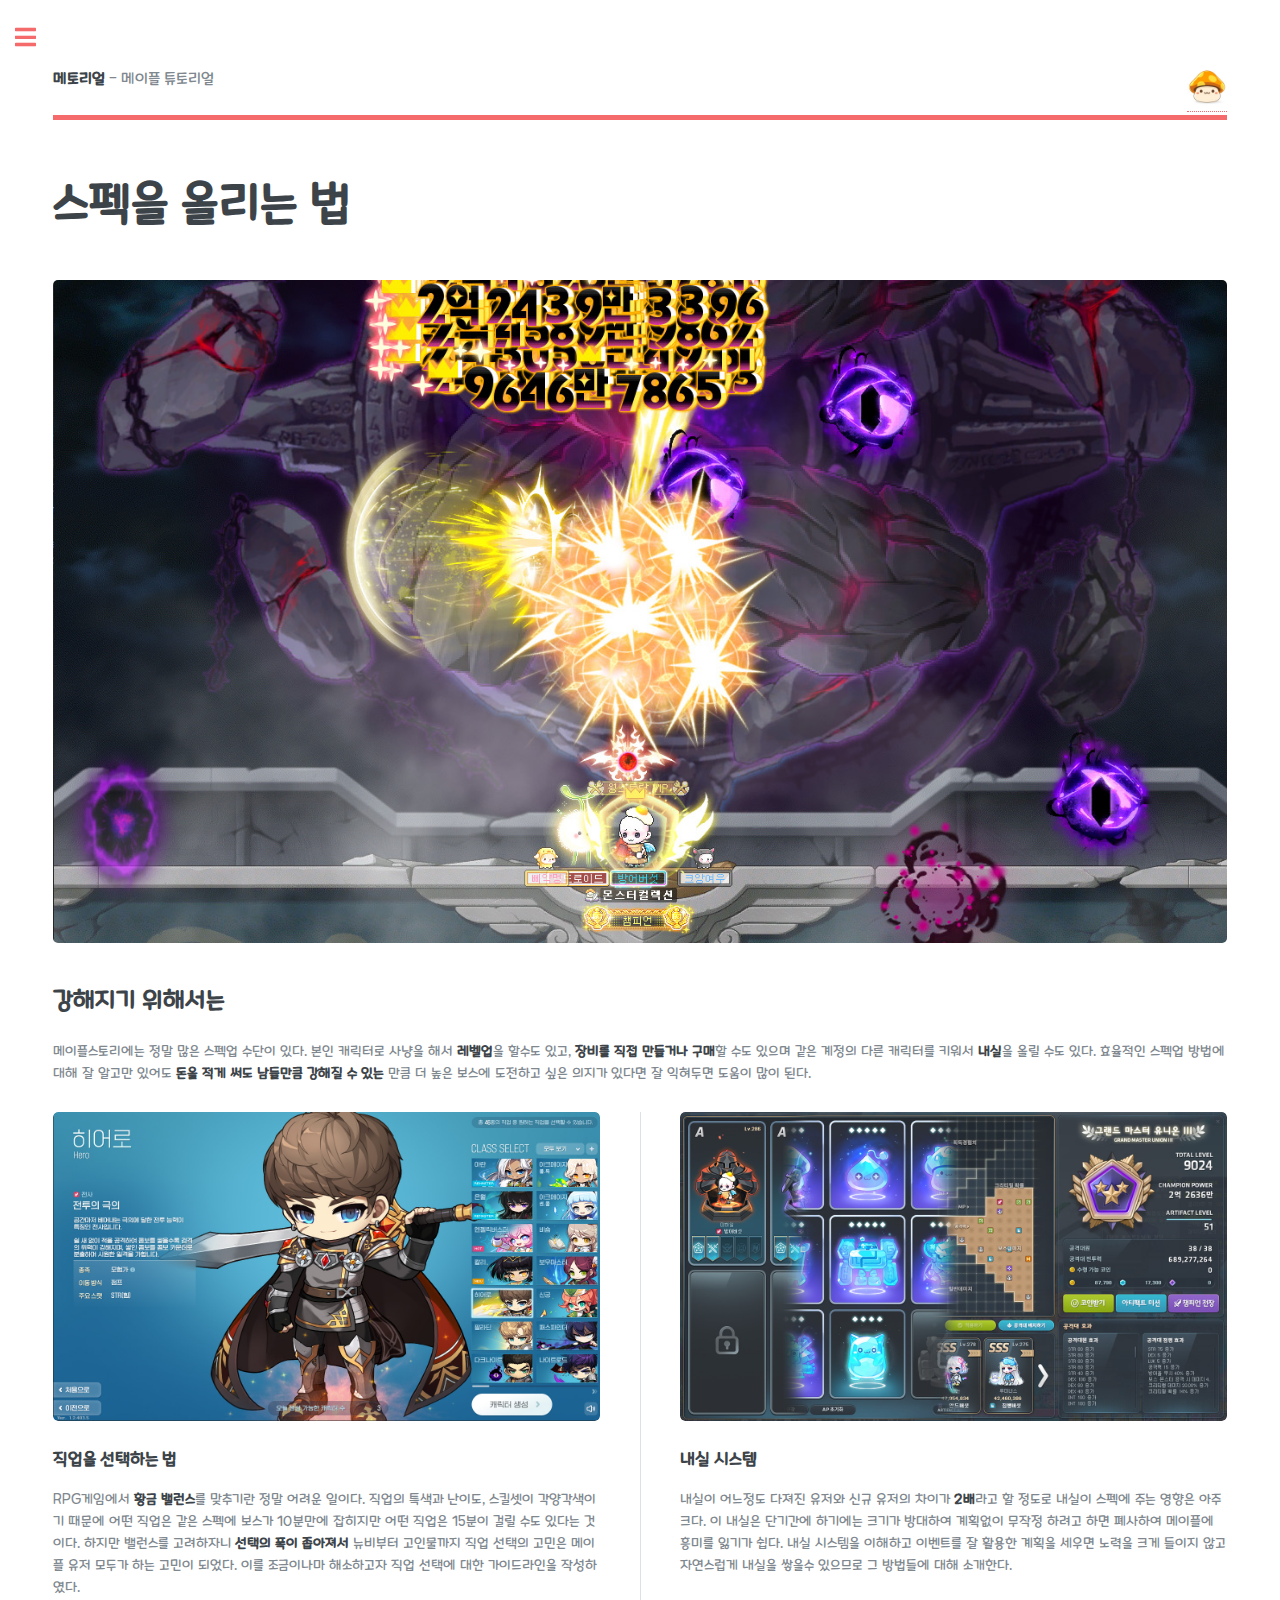
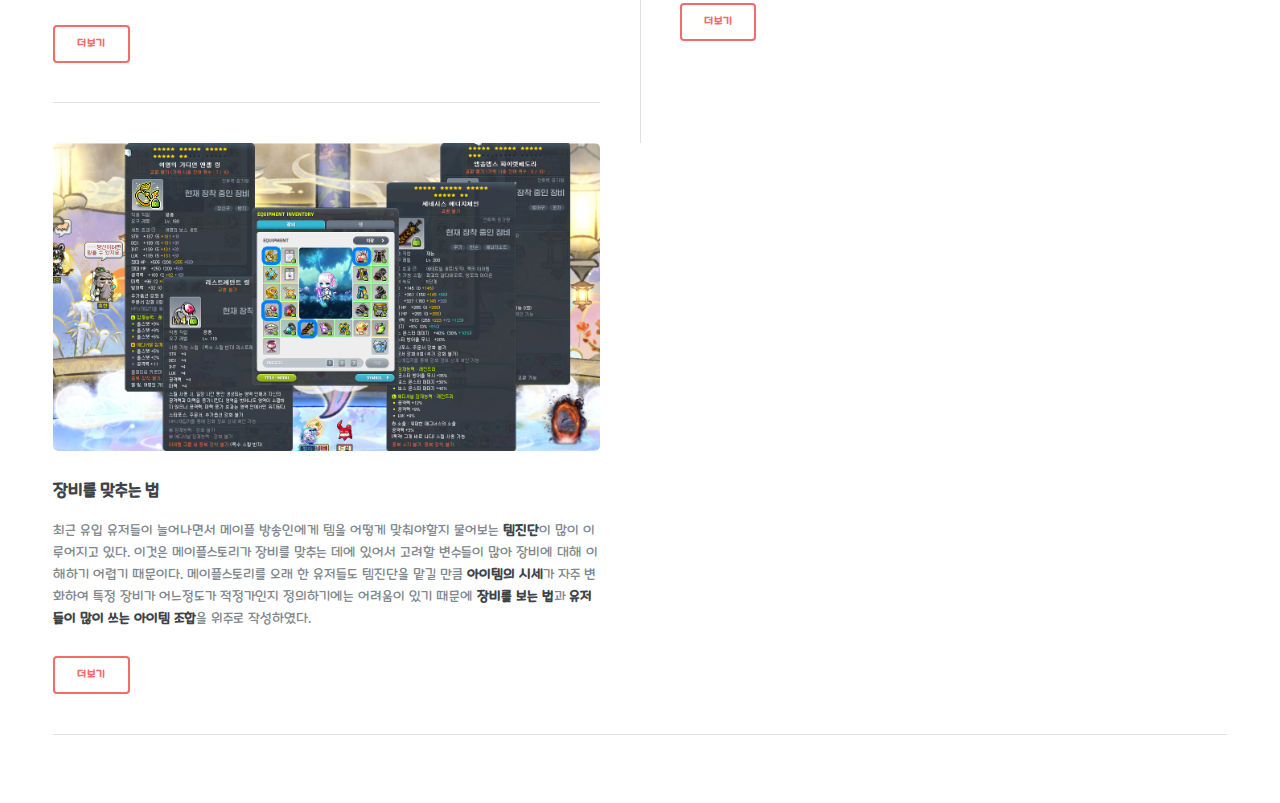
<file: elements4.html>
<!DOCTYPE HTML>
<!--
	Editorial by HTML5 UP
	html5up.net | @ajlkn
	Free for personal and commercial use under the CCA 3.0 license (html5up.net/license)
-->
<html>
	<head>
		<title>메토리얼</title>
		<meta charset="utf-8" />
		<meta name="viewport" content="width=device-width, initial-scale=1, user-scalable=no" />
		<link rel="stylesheet" href="assets/css/main.css" />
	</head>
	<body class="is-preload">

		<!-- Wrapper -->
			<div id="wrapper">

				<!-- Main -->
					<div id="main">
						<div class="inner">

							<!-- Header -->
								<header id="header">
									<a href="index.html" class="logo"><strong>메토리얼</strong> - 메이플 튜토리얼</a>
									<ul class="icons">
										<li><a href="https://maplestory.nexon.com/Home/Main" target="_blank" class="maple"><span class="image"><img src="icons/maple.jpg" alt="" height = "40" weight = "40" style="float: left"/></span></a></li>
									</ul>
								</header>

							<!-- Content -->
								<section>
									<header class="main">
										<h1>스펙을 올리는 법</h1>
									</header>

									<span class="image main"><img src="images/pic28.jpg" alt="" /></span>

									<!-- Content -->
										<h2 id="content">강해지기 위해서는</h2>
										<p>메이플스토리에는 정말 많은 스펙업 수단이 있다. 본인 캐릭터로 사냥을 해서 <strong>레벨업</strong>을 할수도 있고, <strong>장비를 직접 만들거나 구매</strong>할 수도 있으며 같은 계정의 다른 캐릭터를 키워서 <strong>내실</strong>을 올릴 수도 있다. 효율적인 스펙업 방법에 대해 잘 알고만 있어도 <strong>돈을 적게 써도 남들만큼 강해질 수 있는</strong> 만큼 더 높은 보스에 도전하고 싶은 의지가 있다면 잘 익혀두면 도움이 많이 된다.</p>
										<div class="posts">
											<article>
												<a href="generic1.html" class="image"><img src="images/pic29.jpg" alt="" /></a>
												<h3>직업을 선택하는 법</h3>
												<p>RPG게임에서 <strong>황금 밸런스</strong>를 맞추기란 정말 어려운 일이다. 직업의 특색과 난이도, 스킬셋이 각양각색이기 때문에 어떤 직업은 같은 스펙에 보스가 10분만에 잡히지만 어떤 직업은 15분이 걸릴 수도 있다는 것이다. 하지만 밸런스를 고려하자니 <strong>선택의 폭이 좁아져서</strong> 뉴비부터 고인물까지 직업 선택의 고민은 메이플 유저 모두가 하는 고민이 되었다. 이를 조금이나마 해소하고자 직업 선택에 대한 가이드라인을 작성하였다.</p>
												<ul class="actions">
													<li><a href="generic1.html" class="button">더보기</a></li>
												</ul>
											</article>
											<article>
												<a href="generic2.html" class="image"><img src="images/pic30.jpg" alt="" /></a>
												<h3>내실 시스템</h3>
												<p>내실이 어느정도 다져진 유저와 신규 유저의 차이가 <strong>2배</strong>라고 할 정도로 내실이 스펙에 주는 영향은 아주 크다. 이 내실은 단기간에 하기에는 크기가 방대하여 계획없이 무작정 하려고 하면 폐사하여 메이플에 흥미를 잃기가 쉽다. 내실 시스템을 이해하고 이벤트를 잘 활용한 계획을 세우면 노력을 크게 들이지 않고 자연스럽게 내실을 쌓을수 있으므로 그 방법들에 대해 소개한다.</p>
												<ul class="actions">
													<li><a href="generic2.html" class="button">더보기</a></li>
												</ul>
											</article>
											<article>
												<a href="generic3.html" class="image"><img src="images/pic31.jpg" alt="" /></a>
												<h3>장비를 맞추는 법</h3>
												<p>최근 유입 유저들이 늘어나면서 메이플 방송인에게 템을 어떻게 맞춰야할지 물어보는 <strong>템진단</strong>이 많이 이루어지고 있다. 이것은 메이플스토리가 장비를 맞추는 데에 있어서 고려할 변수들이 많아 장비에 대해 이해하기 어렵기 때문이다. 메이플스토리를 오래 한 유저들도 템진단을 맡길 만큼 <strong>아이템의 시세</strong>가 자주 변화하여 특정 장비가 어느정도가 적정가인지 정의하기에는 어려움이 있기 때문에 <strong>장비를 보는 법</strong>과 <strong>유저들이 많이 쓰는 아이템 조합</strong>을 위주로 작성하였다.</p>
												<ul class="actions">
													<li><a href="generic3.html" class="button">더보기</a></li>
												</ul>
											</article>
										</div>
										<hr class="major" />
								</section>

						</div>
					</div>

				<!-- Sidebar -->
					<div id="sidebar">
						<div class="inner">

							<!-- Search -->
								<section id="search" class="alt">
									
								</section>

							<!-- Menu -->
								<nav id="menu">
									<header class="major">
										<h2>Menu</h2>
									</header>
									<ul>
										<li><a href="index.html">메인 페이지</a></li>
										<li><a href="elements1.html">메이플스토리의 목표</a></li>
										<li><a href="elements2.html">효율적인 성장루트</a></li>
										<li><a href="elements3.html">아이템의 사용과 관리</a></li>
										<li>
											<span class="opener">스펙을 올리는 방법</span>
											<ul>
												<li><a href="generic1.html">직업을 선택하는 법</a></li>
												<li><a href="generic2.html">내실 시스템</a></li>
												<li><a href="generic3.html">장비를 맞추는 법</a></li>
											</ul>
										</li>
										<li><a href="elements5.html">일일/주간컨텐츠란?</a></li>
										<li><a href="elements6.html">경매장 사용법</a></li>
										<li><a href="elements7.html">5차와 6차전직</a></li>
									</ul>
								</nav>

							<!-- Section -->
								<section>
									<header class="major">
										<h2>인기 게시물</h2>
									</header>
									<div class="mini-posts">
										<article>
											<a href="elements2.html" class="image"><img src="images/pic01.jpg" alt="" /></a>
											<p>메이플의 중요한 성장 요소 중 하나인 <strong>레벨업</strong>에 관하여 다룬다. 단순히 "몬스터를 잡는다"에서 그치지 않고 같은 시간에 더 많은 경험치를 얻는 방법과 더 나아가서는 사냥을 하지 않아도 경험치를 올릴 수 있는 다양한 방법에 대하여 다룬다.</p>
										</article>
										<ul class="actions">
											<li><a href="elements2.html" class="button">더보기</a></li>
										</ul>
										<article>
											<a href="elements4.html" class="image"><img src="images/pic03.jpg" alt="" /></a>
											<p>대부분의 유저들이 목표로 하는 <strong>강한 보스에 도전</strong>을 위해서는 캐릭터의 스펙을 올릴 필요가 있다. 메이플스토리에는 정말 많은 스펙업 수단이 있는데 이에 대한 큰 틀을 설명하고, 각 스펙업 방법에 대한 세부적인 설명도 함께 포함하여 다룬다.</p>
										</article>
										<ul class="actions">
											<li><a href="elements4.html" class="button">더보기</a></li>
										</ul>
										<article>
											<a href="elements5.html" class="image"><img src="images/pic04.jpg" alt="" /></a>
											<p>메이플스토리에는 일명 <strong>"숙제"</strong>라고 불리는 일일/주간컨텐츠가 존재한다. 매일 또는 매주 정해진 횟수만 진행할 수 있는 만큼 <strong>효율이 상당히 높은 편</strong>이기 때문에 가능하면 꼭 챙겨서 하는 것을 권장한다. 일일/주간컨텐츠의 종류가 정말 많으므로 대부분의 유저들이 챙겨서 하는 컨텐츠를 중점적으로 다룬다.</p>
										</article>
										<ul class="actions">
											<li><a href="elements5.html" class="button">더보기</a></li>
										</ul>
									</div>
								</section>

							<!-- Section -->
								<section>
									<header class="major">
										<h2>제작에 기여해주신 분들</h2>
									</header>
									<ul class="contact" padding-left : 0;>
										<li class="image object">
											<img src="icons/엘리시움.png" alt="" width="20" height="20" style="float: left"/>&nbsp;엘리시움/방어버섯<br>
											<img src="icons/엘리시움.png" alt="" width="20" height="20" style="float: left"/>&nbsp;엘리시움/어느새
										</li>
									</ul>
								</section>

							<!-- Footer -->
								<footer id="footer">
									<p class="copyright">&copy; 메토리얼. All rights reserved. Design: <a href="https://html5up.net">HTML5 UP</a>. 본 웹사이트는 메이플스토리 폰트를 사용하여 제작되었습니다.</p>
								</footer>

						</div>
					</div>
			</div>

		<!-- Scripts -->
			<script src="assets/js/jquery.min.js"></script>
			<script src="assets/js/browser.min.js"></script>
			<script src="assets/js/breakpoints.min.js"></script>
			<script src="assets/js/util.js"></script>
			<script src="assets/js/main.js"></script>

	</body>
</html>
</file>
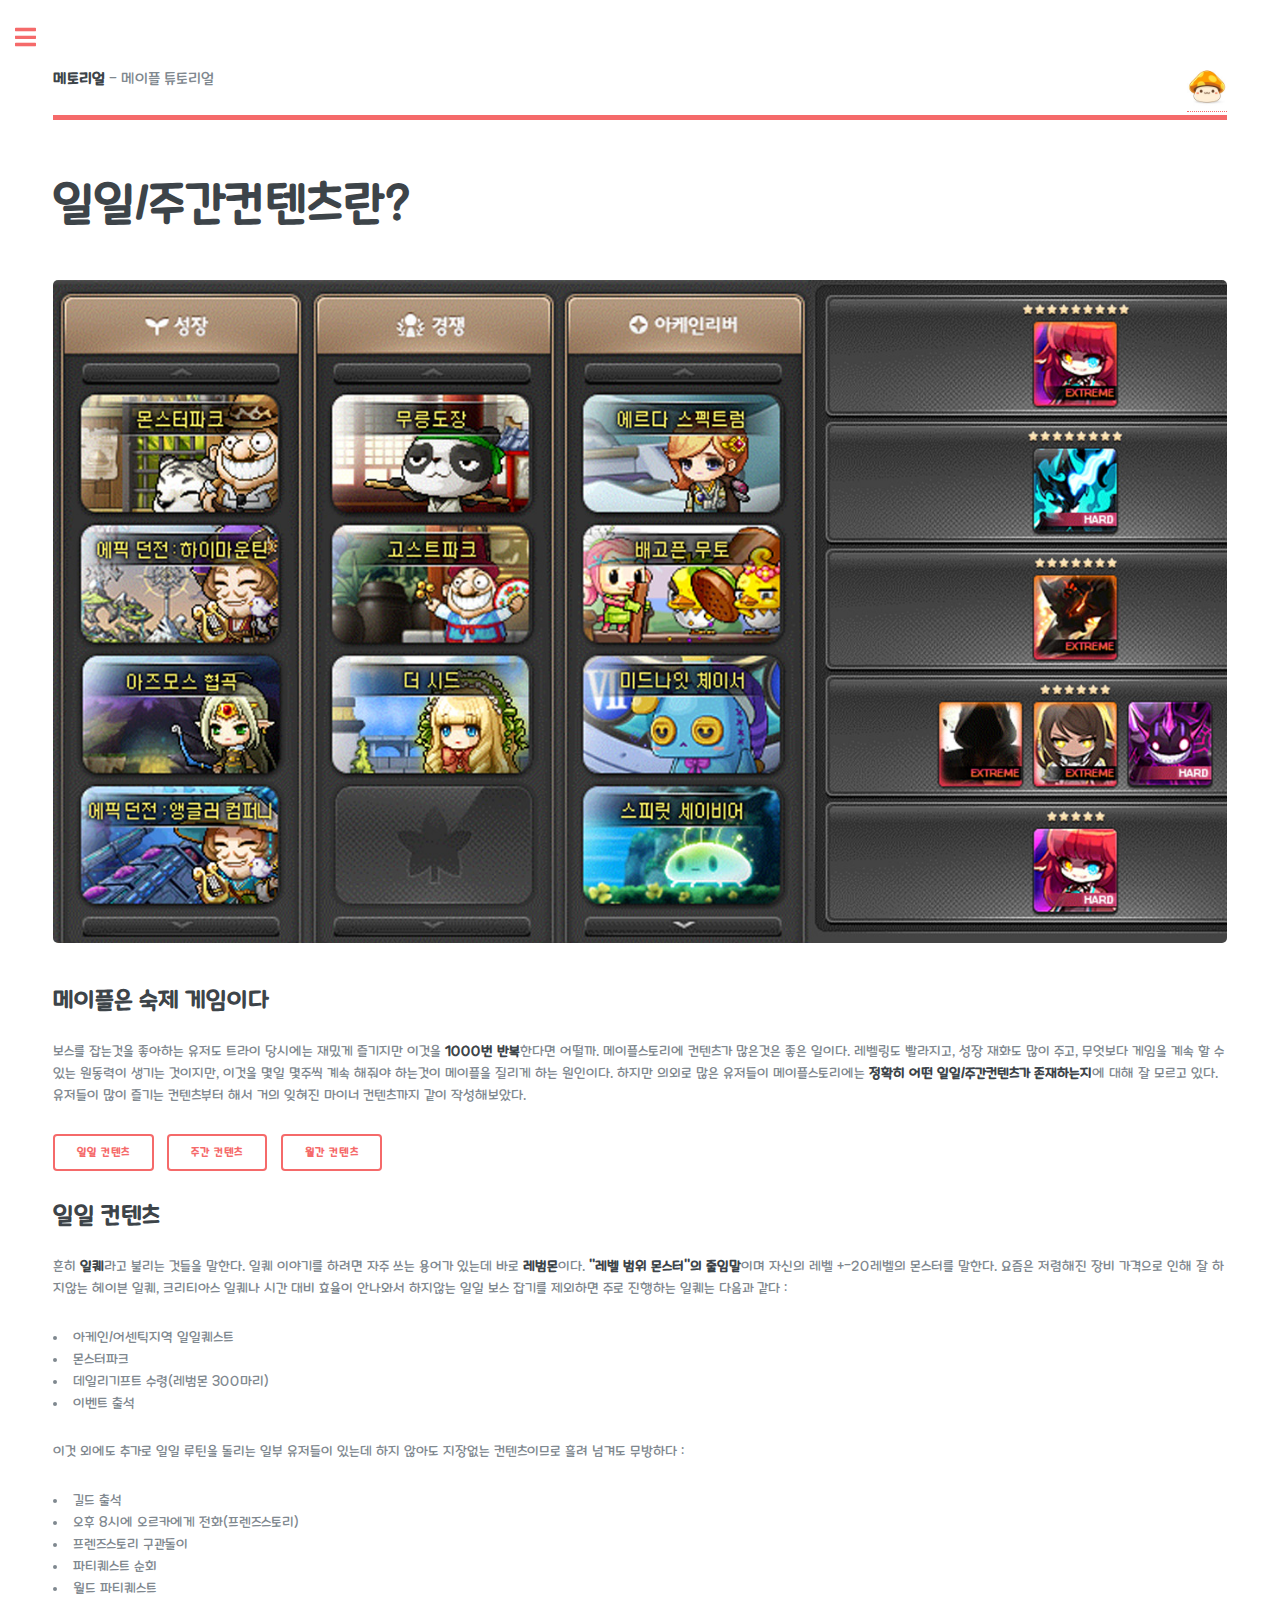
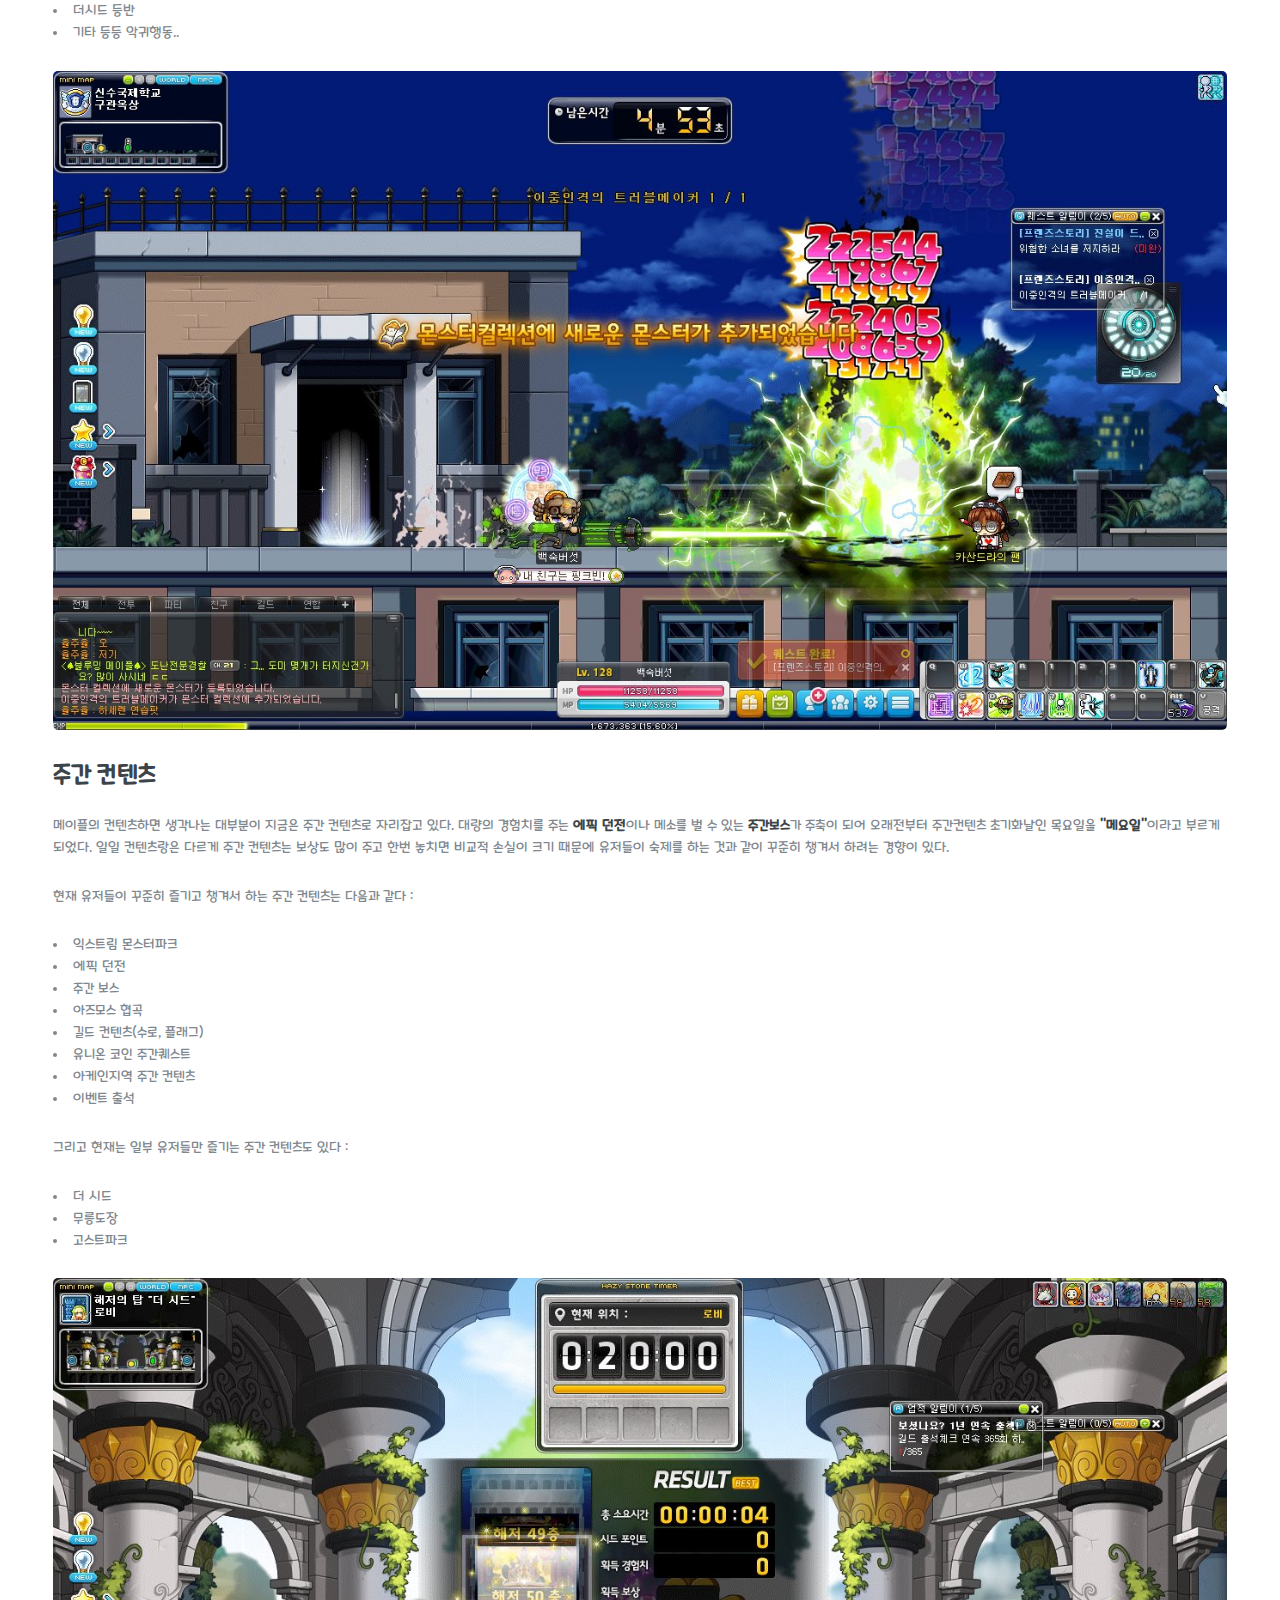
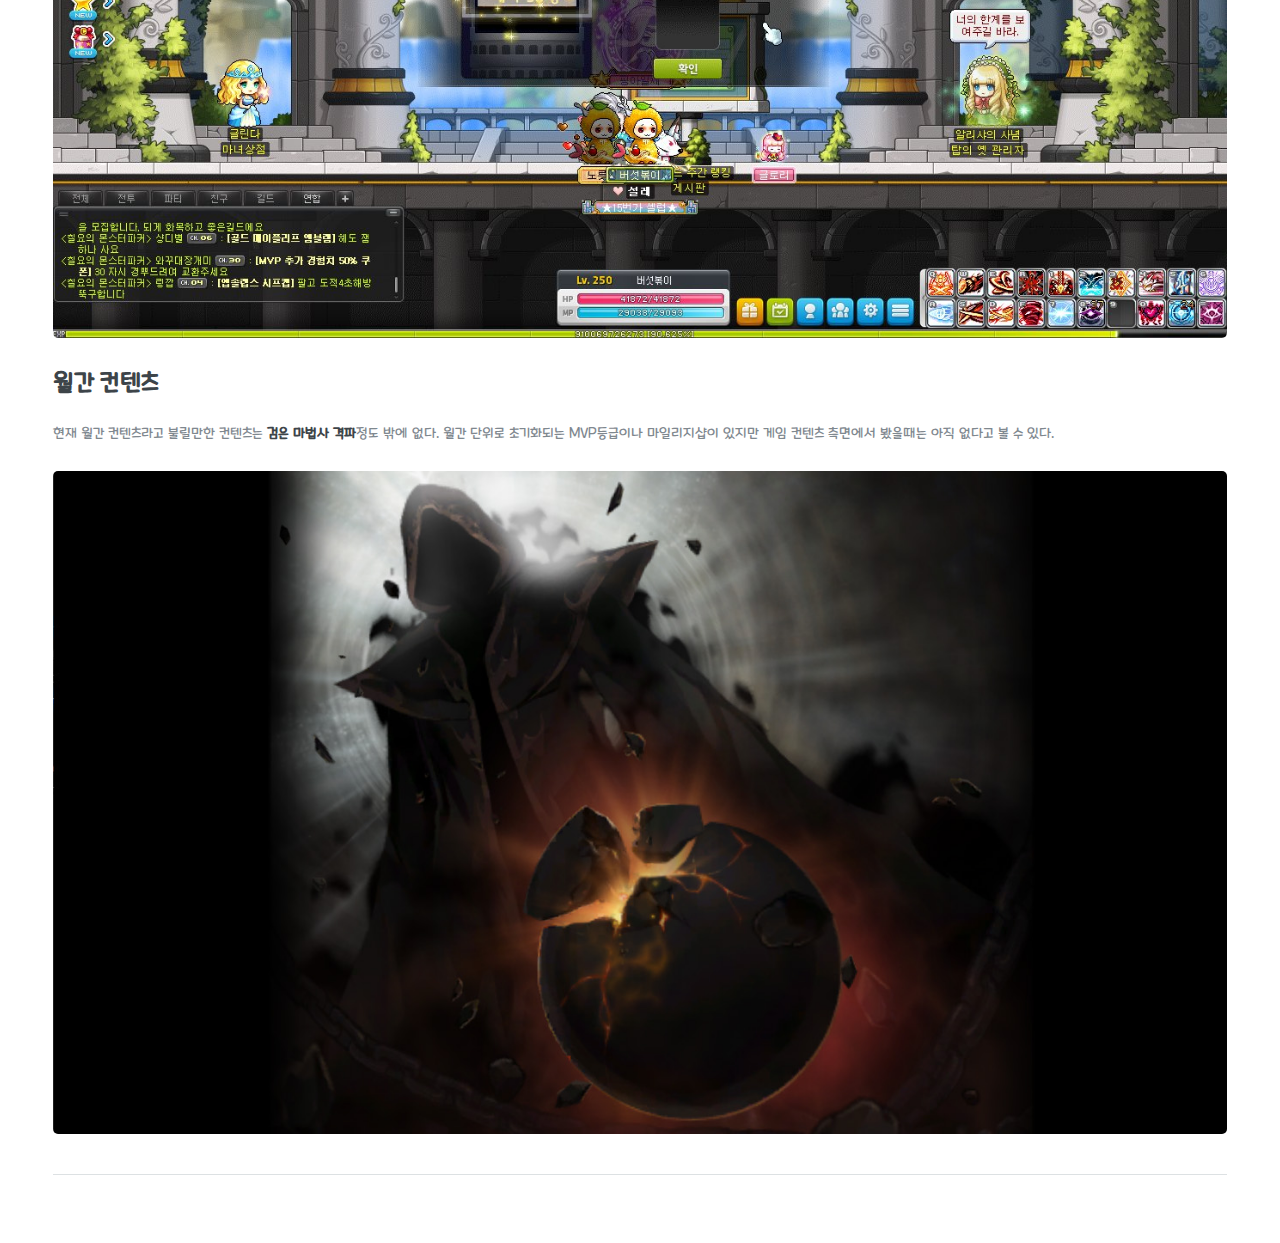
<file: elements5.html>
<!DOCTYPE HTML>
<!--
	Editorial by HTML5 UP
	html5up.net | @ajlkn
	Free for personal and commercial use under the CCA 3.0 license (html5up.net/license)
-->
<html>
	<head>
		<title>메토리얼</title>
		<meta charset="utf-8" />
		<meta name="viewport" content="width=device-width, initial-scale=1, user-scalable=no" />
		<link rel="stylesheet" href="assets/css/main.css" />
	</head>
	<body class="is-preload">

		<!-- Wrapper -->
			<div id="wrapper">

				<!-- Main -->
					<div id="main">
						<div class="inner">

							<!-- Header -->
								<header id="header">
									<a href="index.html" class="logo"><strong>메토리얼</strong> - 메이플 튜토리얼</a>
									<ul class="icons">
										<li><a href="https://maplestory.nexon.com/Home/Main" target="_blank" class="maple"><span class="image"><img src="icons/maple.jpg" alt="" height = "40" weight = "40" style="float: left"/></span></a></li>
									</ul>
								</header>

							<!-- Content -->
								<section>
									<header class="main">
										<h1>일일/주간컨텐츠란?</h1>
									</header>

									<span class="image main"><img src="images/pic32.jpg" alt="" /></span>

									<!-- Content -->
										<h2 id="content">메이플은 숙제 게임이다</h2>
										<p>보스를 잡는것을 좋아하는 유저도 트라이 당시에는 재밌게 즐기지만 이것을 <strong>1000번 반복</strong>한다면 어떨까. 메이플스토리에 컨텐츠가 많은것은 좋은 일이다. 레벨링도 빨라지고, 성장 재화도 많이 주고, 무엇보다 게임을 계속 할 수 있는 원동력이 생기는 것이지만, 이것을 몇일 몇주씩 계속 해줘야 하는것이 메이플을 질리게 하는 원인이다. 하지만 의외로 많은 유저들이 메이플스토리에는 <strong>정확히 어떤 일일/주간컨텐츠가 존재하는지</strong>에 대해 잘 모르고 있다. 유저들이 많이 즐기는 컨텐츠부터 해서 거의 잊혀진 마이너 컨텐츠까지 같이 작성해보았다.</p>
										<ul class="actions">
											<li><a href="#sec1" class="button">일일 컨텐츠</a></li>
											<li><a href="#sec2" class="button">주간 컨텐츠</a></li>
											<li><a href="#sec3" class="button">월간 컨텐츠</a></li>
										</ul>
										<h2 id="sec1">일일 컨텐츠</h2>
										<p>흔히 <strong>일퀘</strong>라고 불리는 것들을 말한다. 일퀘 이야기를 하려면 자주 쓰는 용어가 있는데 바로 <strong>레범몬</strong>이다. <strong>"레벨 범위 몬스터"의 줄임말</strong>이며 자신의 레벨 +-20레벨의 몬스터를 말한다. 요즘은 저렴해진 장비 가격으로 인해 잘 하지않는 헤이븐 일퀘, 크리티아스 일퀘나 시간 대비 효율이 안나와서 하지않는 일일 보스 잡기를 제외하면 주로 진행하는 일퀘는 다음과 같다 :</p>
										<ul>
											<li>아케인/어센틱지역 일일퀘스트</li>
											<li>몬스터파크</li>
											<li>데일리기프트 수령(레범몬 300마리)</li>
											<li>이벤트 출석</li>
										</ul>
										<p>이것 외에도 추가로 일일 루틴을 돌리는 일부 유저들이 있는데 하지 않아도 지장없는 컨텐츠이므로 흘려 넘겨도 무방하다 :</p>
										<ul>
											<li>길드 출석</li>
											<li>오후 8시에 오르카에게 전화(프렌즈스토리)</li>
											<li>프렌즈스토리 구관돌이</li>
											<li>파티퀘스트 순회</li>
											<li>월드 파티퀘스트</li>
											<li>더시드 등반</li>
											<li>기타 등등 악귀행동..</li>
										</ul>
										<div class="col-6 col-12-small"><span class="image fit"><img src="images/pic33.jpg" alt="" /></span></div>
										<h2 id="sec2">주간 컨텐츠</h2>
										<p>메이플의 컨텐츠하면 생각나는 대부분이 지금은 주간 컨텐츠로 자리잡고 있다. 대량의 경험치를 주는 <strong>에픽 던전</strong>이나 메소를 벌 수 있는 <strong>주간보스</strong>가 주축이 되어 오래전부터 주간컨텐츠 초기화날인 목요일을 <strong>"메요일"</strong>이라고 부르게 되었다. 일일 컨텐츠랑은 다르게 주간 컨텐츠는 보상도 많이 주고 한번 놓치면 비교적 손실이 크기 때문에 유저들이 숙제를 하는 것과 같이 꾸준히 챙겨서 하려는 경향이 있다.</p>
										<p>현재 유저들이 꾸준히 즐기고 챙겨서 하는 주간 컨텐츠는 다음과 같다 : </p>
										<ul>
											<li>익스트림 몬스터파크</li>
											<li>에픽 던전</li>
											<li>주간 보스</li>
											<li>아즈모스 협곡</li>
											<li>길드 컨텐츠(수로, 플래그)</li>
											<li>유니온 코인 주간퀘스트</li>
											<li>아케인지역 주간 컨텐츠</li>
											<li>이벤트 출석</li>
										</ul>
										<p>그리고 현재는 일부 유저들만 즐기는 주간 컨텐츠도 있다 : </p>
										<ul>
											<li>더 시드</li>
											<li>무릉도장</li>
											<li>고스트파크</li>
										</ul>
										<div class="col-6 col-12-small"><span class="image fit"><img src="images/pic34.jpg" alt="" /></span></div>
										<h2 id="sec3">월간 컨텐츠</h2>
										<p>현재 월간 컨텐츠라고 불릴만한 컨텐츠는 <strong>검은 마법사 격파</strong>정도 밖에 없다. 월간 단위로 초기화되는 MVP등급이나 마일리지샵이 있지만 게임 컨텐츠 측면에서 봤을때는 아직 없다고 볼 수 있다.</p>
										<div class="col-6 col-12-small"><span class="image fit"><img src="images/pic35.jpg" alt="" /></span></div>
									<hr class="major" />
								</section>

						</div>
					</div>

				<!-- Sidebar -->
					<div id="sidebar">
						<div class="inner">

							<!-- Search -->
								<section id="search" class="alt">
									
								</section>

							<!-- Menu -->
								<nav id="menu">
									<header class="major">
										<h2>Menu</h2>
									</header>
									<ul>
										<li><a href="index.html">메인 페이지</a></li>
										<li><a href="elements1.html">메이플스토리의 목표</a></li>
										<li><a href="elements2.html">효율적인 성장루트</a></li>
										<li><a href="elements3.html">아이템의 사용과 관리</a></li>
										<li>
											<span class="opener">스펙을 올리는 방법</span>
											<ul>
												<li><a href="generic1.html">직업을 선택하는 법</a></li>
												<li><a href="generic2.html">내실 시스템</a></li>
												<li><a href="generic3.html">장비를 맞추는 법</a></li>
											</ul>
										</li>
										<li><a href="elements5.html">일일/주간컨텐츠란?</a></li>
										<li><a href="elements6.html">경매장 사용법</a></li>
										<li><a href="elements7.html">5차와 6차전직</a></li>
									</ul>
								</nav>

							<!-- Section -->
								<section>
									<header class="major">
										<h2>인기 게시물</h2>
									</header>
									<div class="mini-posts">
										<article>
											<a href="elements2.html" class="image"><img src="images/pic01.jpg" alt="" /></a>
											<p>메이플의 중요한 성장 요소 중 하나인 <strong>레벨업</strong>에 관하여 다룬다. 단순히 "몬스터를 잡는다"에서 그치지 않고 같은 시간에 더 많은 경험치를 얻는 방법과 더 나아가서는 사냥을 하지 않아도 경험치를 올릴 수 있는 다양한 방법에 대하여 다룬다.</p>
										</article>
										<ul class="actions">
											<li><a href="elements2.html" class="button">더보기</a></li>
										</ul>
										<article>
											<a href="elements4.html" class="image"><img src="images/pic03.jpg" alt="" /></a>
											<p>대부분의 유저들이 목표로 하는 <strong>강한 보스에 도전</strong>을 위해서는 캐릭터의 스펙을 올릴 필요가 있다. 메이플스토리에는 정말 많은 스펙업 수단이 있는데 이에 대한 큰 틀을 설명하고, 각 스펙업 방법에 대한 세부적인 설명도 함께 포함하여 다룬다.</p>
										</article>
										<ul class="actions">
											<li><a href="elements4.html" class="button">더보기</a></li>
										</ul>
										<article>
											<a href="elements5.html" class="image"><img src="images/pic04.jpg" alt="" /></a>
											<p>메이플스토리에는 일명 <strong>"숙제"</strong>라고 불리는 일일/주간컨텐츠가 존재한다. 매일 또는 매주 정해진 횟수만 진행할 수 있는 만큼 <strong>효율이 상당히 높은 편</strong>이기 때문에 가능하면 꼭 챙겨서 하는 것을 권장한다. 일일/주간컨텐츠의 종류가 정말 많으므로 대부분의 유저들이 챙겨서 하는 컨텐츠를 중점적으로 다룬다.</p>
										</article>
										<ul class="actions">
											<li><a href="elements5.html" class="button">더보기</a></li>
										</ul>
									</div>
								</section>

							<!-- Section -->
								<section>
									<header class="major">
										<h2>제작에 기여해주신 분들</h2>
									</header>
									<ul class="contact" padding-left : 0;>
										<li class="image object">
											<img src="icons/엘리시움.png" alt="" width="20" height="20" style="float: left"/>&nbsp;엘리시움/방어버섯<br>
											<img src="icons/엘리시움.png" alt="" width="20" height="20" style="float: left"/>&nbsp;엘리시움/어느새
										</li>
									</ul>
								</section>

							<!-- Footer -->
								<footer id="footer">
									<p class="copyright">&copy; 메토리얼. All rights reserved. Design: <a href="https://html5up.net">HTML5 UP</a>. 본 웹사이트는 메이플스토리 폰트를 사용하여 제작되었습니다.</p>
								</footer>

						</div>
					</div>
			</div>

		<!-- Scripts -->
			<script src="assets/js/jquery.min.js"></script>
			<script src="assets/js/browser.min.js"></script>
			<script src="assets/js/breakpoints.min.js"></script>
			<script src="assets/js/util.js"></script>
			<script src="assets/js/main.js"></script>

	</body>
</html>
</file>
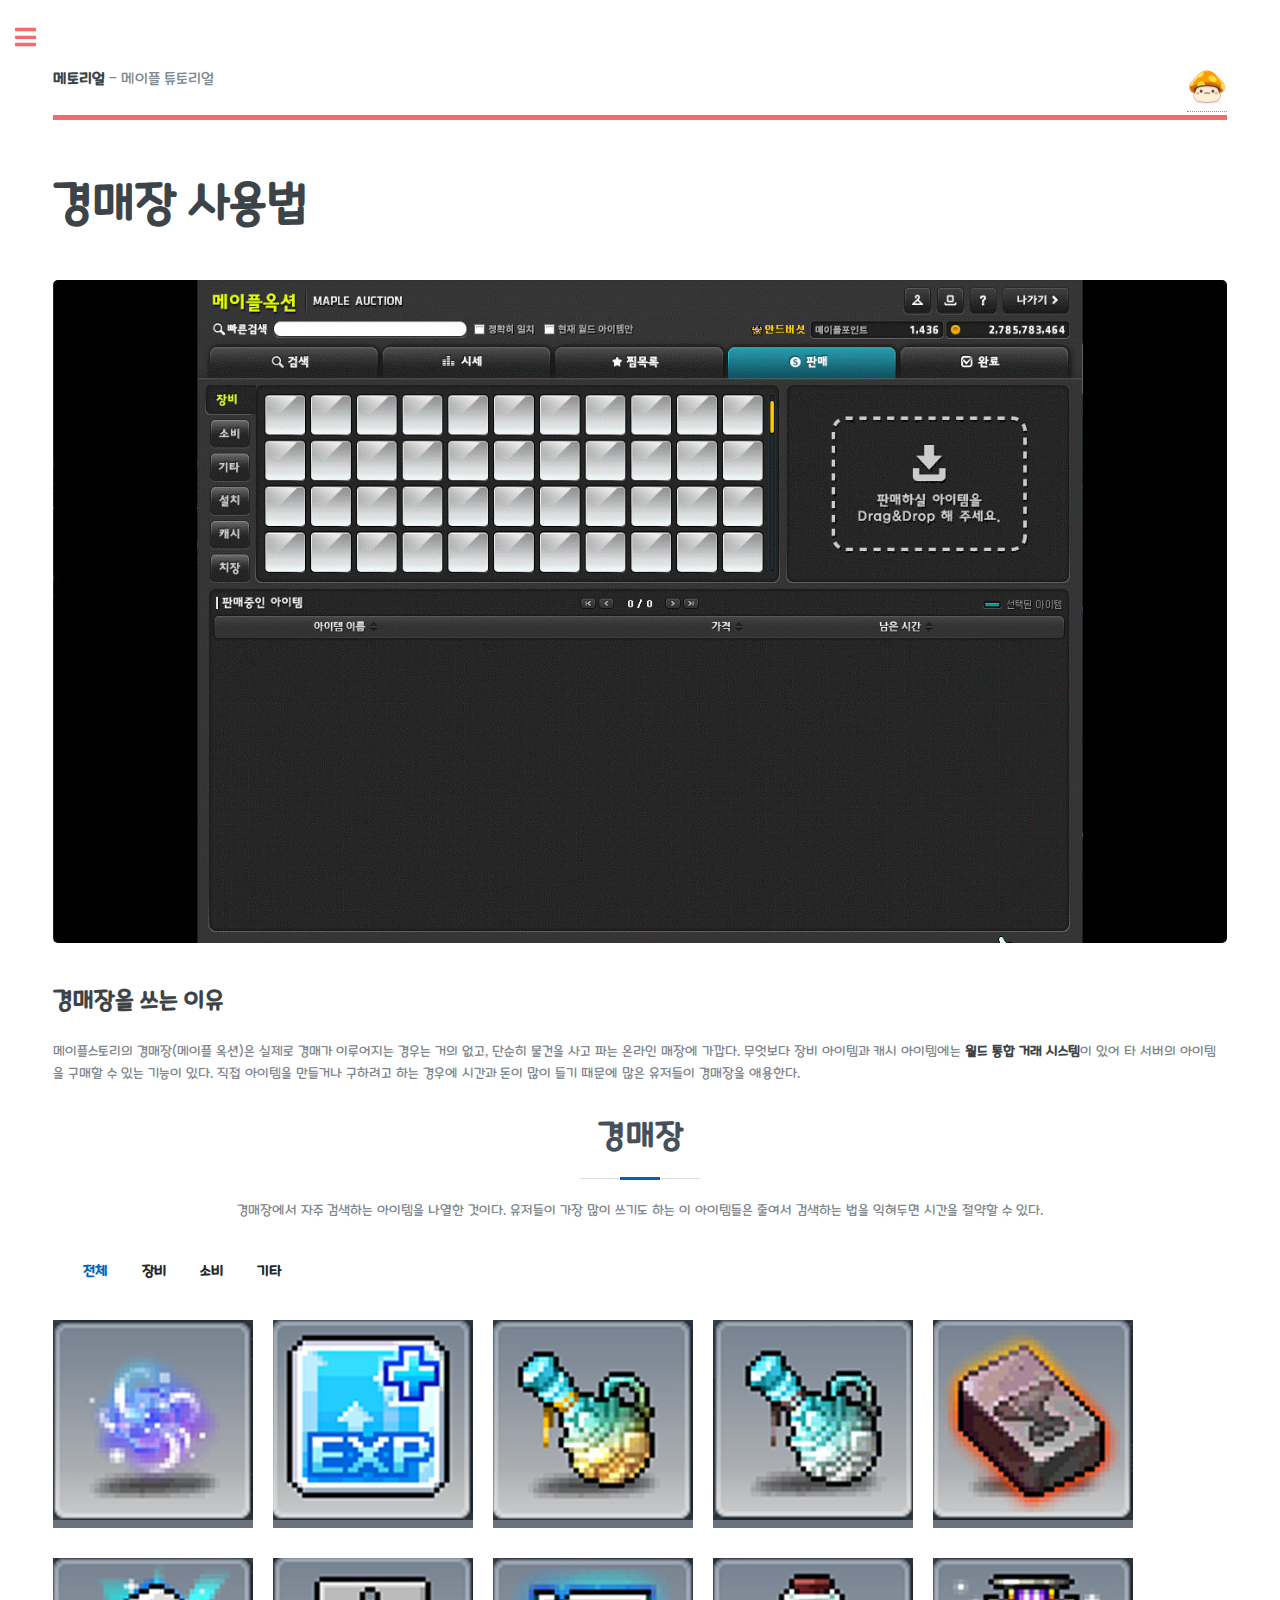
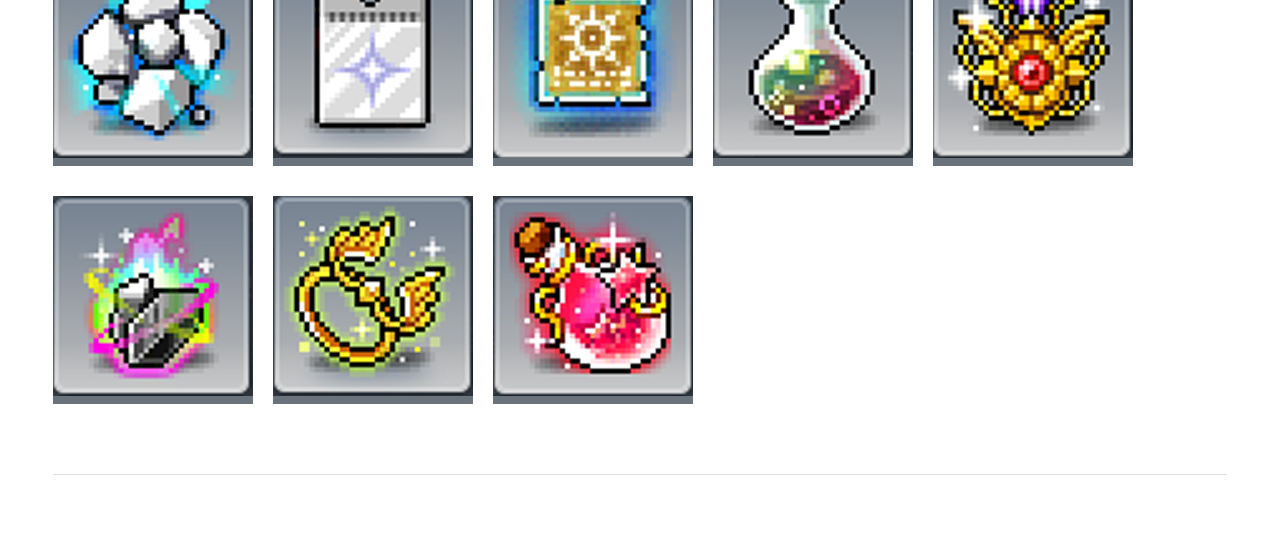
<file: elements6.html>
<!DOCTYPE HTML>
<!--
	Editorial by HTML5 UP
	html5up.net | @ajlkn
	Free for personal and commercial use under the CCA 3.0 license (html5up.net/license)
-->
<html>
	<head>
		<title>메토리얼</title>
		<meta charset="utf-8" />
		<meta name="viewport" content="width=device-width, initial-scale=1, user-scalable=no" />
		<link rel="stylesheet" href="assets/css/main.css" />
	</head>
	<body class="is-preload">

		<!-- Wrapper -->
			<div id="wrapper">

				<!-- Main -->
					<div id="main">
						<div class="inner">

							<!-- Header -->
								<header id="header">
									<a href="index.html" class="logo"><strong>메토리얼</strong> - 메이플 튜토리얼</a>
									<ul class="icons">
										<li><a href="https://maplestory.nexon.com/Home/Main" target="_blank" class="maple"><span class="image"><img src="icons/maple.jpg" alt="" height = "40" weight = "40" style="float: left"/></span></a></li>
									</ul>
								</header>

							<!-- Content -->
								<section>
									<header class="main">
										<h1>경매장 사용법</h1>
									</header>

									<span class="image main"><img src="images/pic36.jpg" alt="" /></span>

									<!-- Content -->
										<h2 id="content">경매장을 쓰는 이유</h2>
										<p>메이플스토리의 경매장(메이플 옥션)은 실제로 경매가 이루어지는 경우는 거의 없고, 단순히 물건을 사고 파는 온라인 매장에 가깝다. 무엇보다 장비 아이템과 캐시 아이템에는 <strong>월드 통합 거래 시스템</strong>이 있어 타 서버의 아이템을 구매할 수 있는 기능이 있다. 직접 아이템을 만들거나 구하려고 하는 경우에 시간과 돈이 많이 들기 때문에 많은 유저들이 경매장을 애용한다.</p>
										<!-- ======= Portfolio Section ======= -->
									<section id="portfolio" class="portfolio section-bg">
									<div class="container" data-aos="fade-up">

										<div class="section-title">
										<h2>경매장</h2>
										<p>경매장에서 자주 검색하는 아이템을 나열한 것이다. 유저들이 가장 많이 쓰기도 하는 이 아이템들은 줄여서 검색하는 법을 익혀두면 시간을 절약할 수 있다.</p>
										</div>

										<div class="row">
										<div class="col-lg-12 d-flex justify-content-center" data-aos="fade-up" data-aos-delay="100">
											<ul id="portfolio-flters">
											<li data-filter="*" class="filter-active">전체</li>
											<li data-filter=".filter-app">장비</li>
											<li data-filter=".filter-card">소비</li>
											<li data-filter=".filter-web">기타</li>
											</ul>
										</div>
										</div>

										<div class="row portfolio-container" data-aos="fade-up" data-aos-delay="200">

										<div class="col-lg-4 col-md-6 portfolio-item filter-web">
											<div class="portfolio-wrap">
											<img src="icons/1.jpg" class="img-fluid" alt="">
											<div class="portfolio-info">
												<h4>솔 에르다 조각</h4>
												<p>다조</p>
												<div class="portfolio-links">
												<a href="icons/1.jpg" data-gallery="portfolioGallery" class="portfolio-lightbox" title="App 1"><i class="bx bx-plus"></i></a>
												<a href="portfolio-details.html" class="portfolio-details-lightbox" data-glightbox="type: external" title="Portfolio Details"><i class="bx bx-link"></i></a>
												</div>
											</div>
											</div>
										</div>

										<div class="col-lg-4 col-md-6 portfolio-item filter-card">
											<div class="portfolio-wrap">
											<img src="icons/2.jpg" class="img-fluid" alt="">
											<div class="portfolio-info">
												<h4>추가 경험치 쿠폰</h4>
												<p>가경</p>
												<div class="portfolio-links">
												<a href="icons/2.jpg" data-gallery="portfolioGallery" class="portfolio-lightbox" title="Web 3"><i class="bx bx-plus"></i></a>
												<a href="portfolio-details.html" class="portfolio-details-lightbox" data-glightbox="type: external" title="Portfolio Details"><i class="bx bx-link"></i></a>
												</div>
											</div>
											</div>
										</div>

										<div class="col-lg-4 col-md-6 portfolio-item filter-card">
											<div class="portfolio-wrap">
											<img src="icons/3.jpg" class="img-fluid" alt="">
											<div class="portfolio-info">
												<h4>소형 재물 획득의 비약</h4>
												<p>형재</p>
												<div class="portfolio-links">
												<a href="icons/3.jpg" data-gallery="portfolioGallery" class="portfolio-lightbox" title="App 2"><i class="bx bx-plus"></i></a>
												<a href="portfolio-details.html" class="portfolio-details-lightbox" data-glightbox="type: external" title="Portfolio Details"><i class="bx bx-link"></i></a>
												</div>
											</div>
											</div>
										</div>

										<div class="col-lg-4 col-md-6 portfolio-item filter-card">
											<div class="portfolio-wrap">
											<img src="icons/4.jpg" class="img-fluid" alt="">
											<div class="portfolio-info">
												<h4>소형 경험 축적의 비약</h4>
												<p>형경</p>
												<div class="portfolio-links">
												<a href="icons/4.jpg" data-gallery="portfolioGallery" class="portfolio-lightbox" title="Card 2"><i class="bx bx-plus"></i></a>
												<a href="portfolio-details.html" class="portfolio-details-lightbox" data-glightbox="type: external" title="Portfolio Details"><i class="bx bx-link"></i></a>
												</div>
											</div>
											</div>
										</div>

										<div class="col-lg-4 col-md-6 portfolio-item filter-web">
											<div class="portfolio-wrap">
											<img src="icons/5.jpg" class="img-fluid" alt="">
											<div class="portfolio-info">
												<h4>마법의 숫돌</h4>
												<p>숫돌</p>
												<div class="portfolio-links">
												<a href="icons/5.jpg" data-gallery="portfolioGallery" class="portfolio-lightbox" title="Web 2"><i class="bx bx-plus"></i></a>
												<a href="portfolio-details.html" class="portfolio-details-lightbox" data-glightbox="type: external" title="Portfolio Details"><i class="bx bx-link"></i></a>
												</div>
											</div>
											</div>
										</div>

										<div class="col-lg-4 col-md-6 portfolio-item filter-card">
											<div class="portfolio-wrap">
											<img src="icons/6.jpg" class="img-fluid" alt="">
											<div class="portfolio-info">
												<h4>코어 젬스톤</h4>
												<p>젬스</p>
												<div class="portfolio-links">
												<a href="icons/6.jpg" data-gallery="portfolioGallery" class="portfolio-lightbox" title="App 3"><i class="bx bx-plus"></i></a>
												<a href="portfolio-details.html" class="portfolio-details-lightbox" data-glightbox="type: external" title="Portfolio Details"><i class="bx bx-link"></i></a>
												</div>
											</div>
											</div>
										</div>

										<div class="col-lg-4 col-md-6 portfolio-item filter-app">
											<div class="portfolio-wrap">
											<img src="icons/7.jpg" class="img-fluid" alt="">
											<div class="portfolio-info">
												<h4>트와일라이트 마크</h4>
												<p>트와</p>
												<div class="portfolio-links">
												<a href="icons/7.jpg" data-gallery="portfolioGallery" class="portfolio-lightbox" title="Card 1"><i class="bx bx-plus"></i></a>
												<a href="portfolio-details.html" class="portfolio-details-lightbox" data-glightbox="type: external" title="Portfolio Details"><i class="bx bx-link"></i></a>
												</div>
											</div>
											</div>
										</div>

										<div class="col-lg-4 col-md-6 portfolio-item filter-web">
											<div class="portfolio-wrap">
											<img src="icons/8.jpg" class="img-fluid" alt="">
											<div class="portfolio-info">
												<h4>주문의 흔적</h4>
												<p>문의흔</p>
												<div class="portfolio-links">
												<a href="icons/8.jpg" data-gallery="portfolioGallery" class="portfolio-lightbox" title="Card 3"><i class="bx bx-plus"></i></a>
												<a href="portfolio-details.html" class="portfolio-details-lightbox" data-glightbox="type: external" title="Portfolio Details"><i class="bx bx-link"></i></a>
												</div>
											</div>
											</div>
										</div>

										<div class="col-lg-4 col-md-6 portfolio-item filter-card">
											<div class="portfolio-wrap">
											<img src="icons/9.jpg" class="img-fluid" alt="">
											<div class="portfolio-info">
												<h4>아즈모스 영약</h4>
												<p>아즈</p>
												<div class="portfolio-links">
												<a href="icons/9.jpg" data-gallery="portfolioGallery" class="portfolio-lightbox" title="Web 3"><i class="bx bx-plus"></i></a>
												<a href="portfolio-details.html" class="portfolio-details-lightbox" data-glightbox="type: external" title="Portfolio Details"><i class="bx bx-link"></i></a>
												</div>
											</div>
											</div>
										</div>

										<div class="col-lg-4 col-md-6 portfolio-item filter-card">
											<div class="portfolio-wrap">
											<img src="icons/10.jpg" class="img-fluid" alt="">
											<div class="portfolio-info">
												<h4>대형 보스 명예의 훈장</h4>
												<p>대형</p>
												<div class="portfolio-links">
												<a href="icons/10.jpg" data-gallery="portfolioGallery" class="portfolio-lightbox" title="Web 3"><i class="bx bx-plus"></i></a>
												<a href="portfolio-details.html" class="portfolio-details-lightbox" data-glightbox="type: external" title="Portfolio Details"><i class="bx bx-link"></i></a>
												</div>
											</div>
											</div>
										</div>

										<div class="col-lg-4 col-md-6 portfolio-item filter-card">
											<div class="portfolio-wrap">
											<img src="icons/11.jpg" class="img-fluid" alt="">
											<div class="portfolio-info">
												<h4>검은 환생의 불꽃</h4>
												<p>은환</p>
												<div class="portfolio-links">
												<a href="icons/11.jpg" data-gallery="portfolioGallery" class="portfolio-lightbox" title="Web 3"><i class="bx bx-plus"></i></a>
												<a href="portfolio-details.html" class="portfolio-details-lightbox" data-glightbox="type: external" title="Portfolio Details"><i class="bx bx-link"></i></a>
												</div>
											</div>
											</div>
										</div>

										<div class="col-lg-4 col-md-6 portfolio-item filter-app">
											<div class="portfolio-wrap">
											<img src="icons/12.jpg" class="img-fluid" alt="">
											<div class="portfolio-info">
												<h4>가디언 엔젤 링</h4>
												<p>젤링</p>
												<div class="portfolio-links">
												<a href="icons/12.jpg" data-gallery="portfolioGallery" class="portfolio-lightbox" title="Web 3"><i class="bx bx-plus"></i></a>
												<a href="portfolio-details.html" class="portfolio-details-lightbox" data-glightbox="type: external" title="Portfolio Details"><i class="bx bx-link"></i></a>
												</div>
											</div>
											</div>
										</div>

										<div class="col-lg-4 col-md-6 portfolio-item filter-card">
											<div class="portfolio-wrap">
											<img src="icons/13.jpg" class="img-fluid" alt="">
											<div class="portfolio-info">
												<h4>반짝이는 빨간 별 물약</h4>
												<p>는빨</p>
												<div class="portfolio-links">
												<a href="icons/13.jpg" data-gallery="portfolioGallery" class="portfolio-lightbox" title="Web 3"><i class="bx bx-plus"></i></a>
												<a href="portfolio-details.html" class="portfolio-details-lightbox" data-glightbox="type: external" title="Portfolio Details"><i class="bx bx-link"></i></a>
												</div>
											</div>
											</div>
										</div>

									</div>
									</section><!-- End Portfolio Section -->
									<hr class="major" />
								</section>

						</div>
					</div>

				<!-- Sidebar -->
					<div id="sidebar">
						<div class="inner">

							<!-- Search -->
								<section id="search" class="alt">
									
								</section>

							<!-- Menu -->
								<nav id="menu">
									<header class="major">
										<h2>Menu</h2>
									</header>
									<ul>
										<li><a href="index.html">메인 페이지</a></li>
										<li><a href="elements1.html">메이플스토리의 목표</a></li>
										<li><a href="elements2.html">효율적인 성장루트</a></li>
										<li><a href="elements3.html">아이템의 사용과 관리</a></li>
										<li>
											<span class="opener">스펙을 올리는 방법</span>
											<ul>
												<li><a href="generic1.html">직업을 선택하는 법</a></li>
												<li><a href="generic2.html">내실 시스템</a></li>
												<li><a href="generic3.html">장비를 맞추는 법</a></li>
											</ul>
										</li>
										<li><a href="elements5.html">일일/주간컨텐츠란?</a></li>
										<li><a href="elements6.html">경매장 사용법</a></li>
										<li><a href="elements7.html">5차와 6차전직</a></li>
									</ul>
								</nav>

							<!-- Section -->
								<section>
									<header class="major">
										<h2>인기 게시물</h2>
									</header>
									<div class="mini-posts">
										<article>
											<a href="elements2.html" class="image"><img src="images/pic01.jpg" alt="" /></a>
											<p>메이플의 중요한 성장 요소 중 하나인 <strong>레벨업</strong>에 관하여 다룬다. 단순히 "몬스터를 잡는다"에서 그치지 않고 같은 시간에 더 많은 경험치를 얻는 방법과 더 나아가서는 사냥을 하지 않아도 경험치를 올릴 수 있는 다양한 방법에 대하여 다룬다.</p>
										</article>
										<ul class="actions">
											<li><a href="elements2.html" class="button">더보기</a></li>
										</ul>
										<article>
											<a href="elements4.html" class="image"><img src="images/pic03.jpg" alt="" /></a>
											<p>대부분의 유저들이 목표로 하는 <strong>강한 보스에 도전</strong>을 위해서는 캐릭터의 스펙을 올릴 필요가 있다. 메이플스토리에는 정말 많은 스펙업 수단이 있는데 이에 대한 큰 틀을 설명하고, 각 스펙업 방법에 대한 세부적인 설명도 함께 포함하여 다룬다.</p>
										</article>
										<ul class="actions">
											<li><a href="elements4.html" class="button">더보기</a></li>
										</ul>
										<article>
											<a href="elements5.html" class="image"><img src="images/pic04.jpg" alt="" /></a>
											<p>메이플스토리에는 일명 <strong>"숙제"</strong>라고 불리는 일일/주간컨텐츠가 존재한다. 매일 또는 매주 정해진 횟수만 진행할 수 있는 만큼 <strong>효율이 상당히 높은 편</strong>이기 때문에 가능하면 꼭 챙겨서 하는 것을 권장한다. 일일/주간컨텐츠의 종류가 정말 많으므로 대부분의 유저들이 챙겨서 하는 컨텐츠를 중점적으로 다룬다.</p>
										</article>
										<ul class="actions">
											<li><a href="elements5.html" class="button">더보기</a></li>
										</ul>
									</div>
								</section>

							<!-- Section -->
								<section>
									<header class="major">
										<h2>제작에 기여해주신 분들</h2>
									</header>
									<ul class="contact" padding-left : 0;>
										<li class="image object">
											<img src="icons/엘리시움.png" alt="" width="20" height="20" style="float: left"/>&nbsp;엘리시움/방어버섯<br>
											<img src="icons/엘리시움.png" alt="" width="20" height="20" style="float: left"/>&nbsp;엘리시움/어느새
										</li>
									</ul>
								</section>

							<!-- Footer -->
								<footer id="footer">
									<p class="copyright">&copy; 메토리얼. All rights reserved. Design: <a href="https://html5up.net">HTML5 UP</a>. 본 웹사이트는 메이플스토리 폰트를 사용하여 제작되었습니다.</p>
								</footer>

						</div>
					</div>
			</div>

		<!-- Scripts -->
			<script src="assets/js/jquery.min.js"></script>
			<script src="assets/js/browser.min.js"></script>
			<script src="assets/js/breakpoints.min.js"></script>
			<script src="assets/js/util.js"></script>
			<script src="assets/js/main.js"></script>
		
		<script>
		$(document).ready(function () {
			$('#portfolio-flters li').on('click', function () {
				$('#portfolio-flters li').removeClass('filter-active');
				$(this).addClass('filter-active');

				const filterValue = $(this).attr('data-filter');

				$('.portfolio-item').each(function () {
					const item = $(this);
					if (filterValue === '*' || item.hasClass(filterValue.substring(1))) {
						item.show();
					} else {
						item.hide();
					}
				});
			});
		});
	</script>

	</body>
</html>
</file>
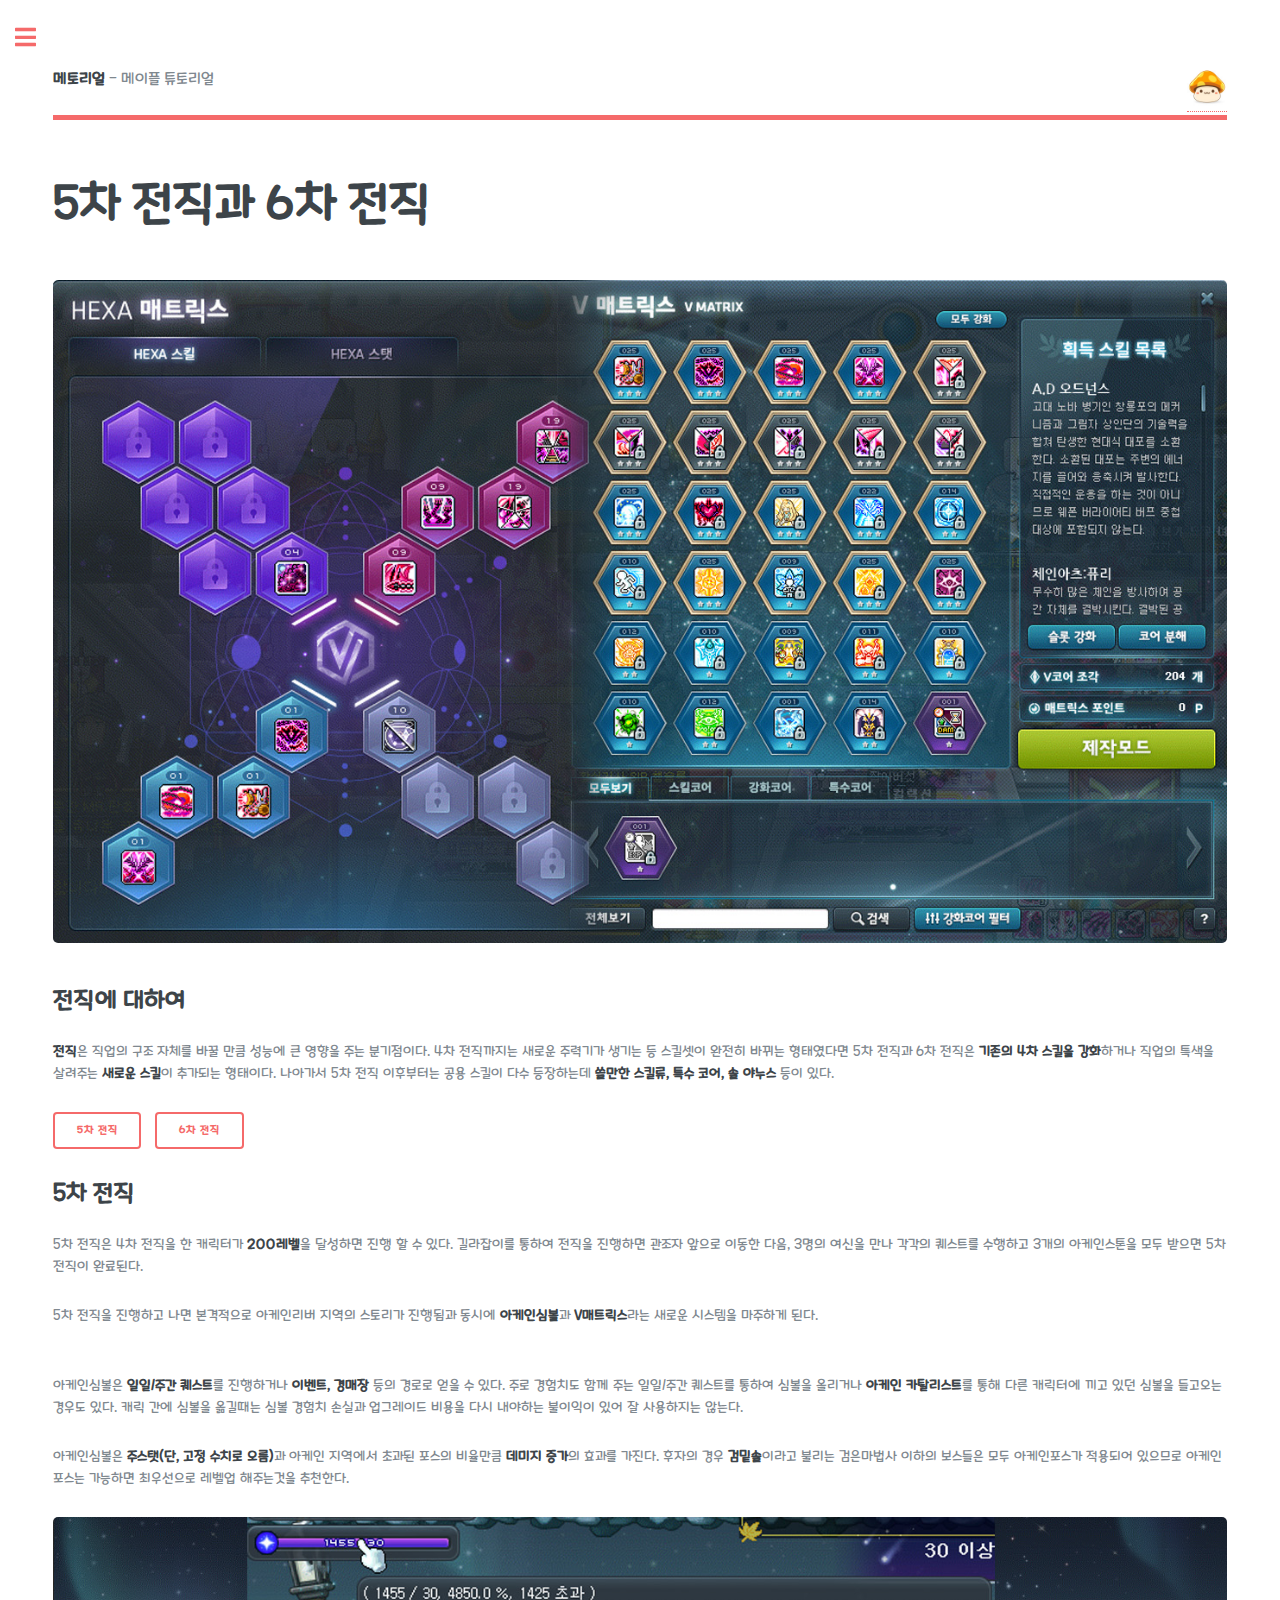
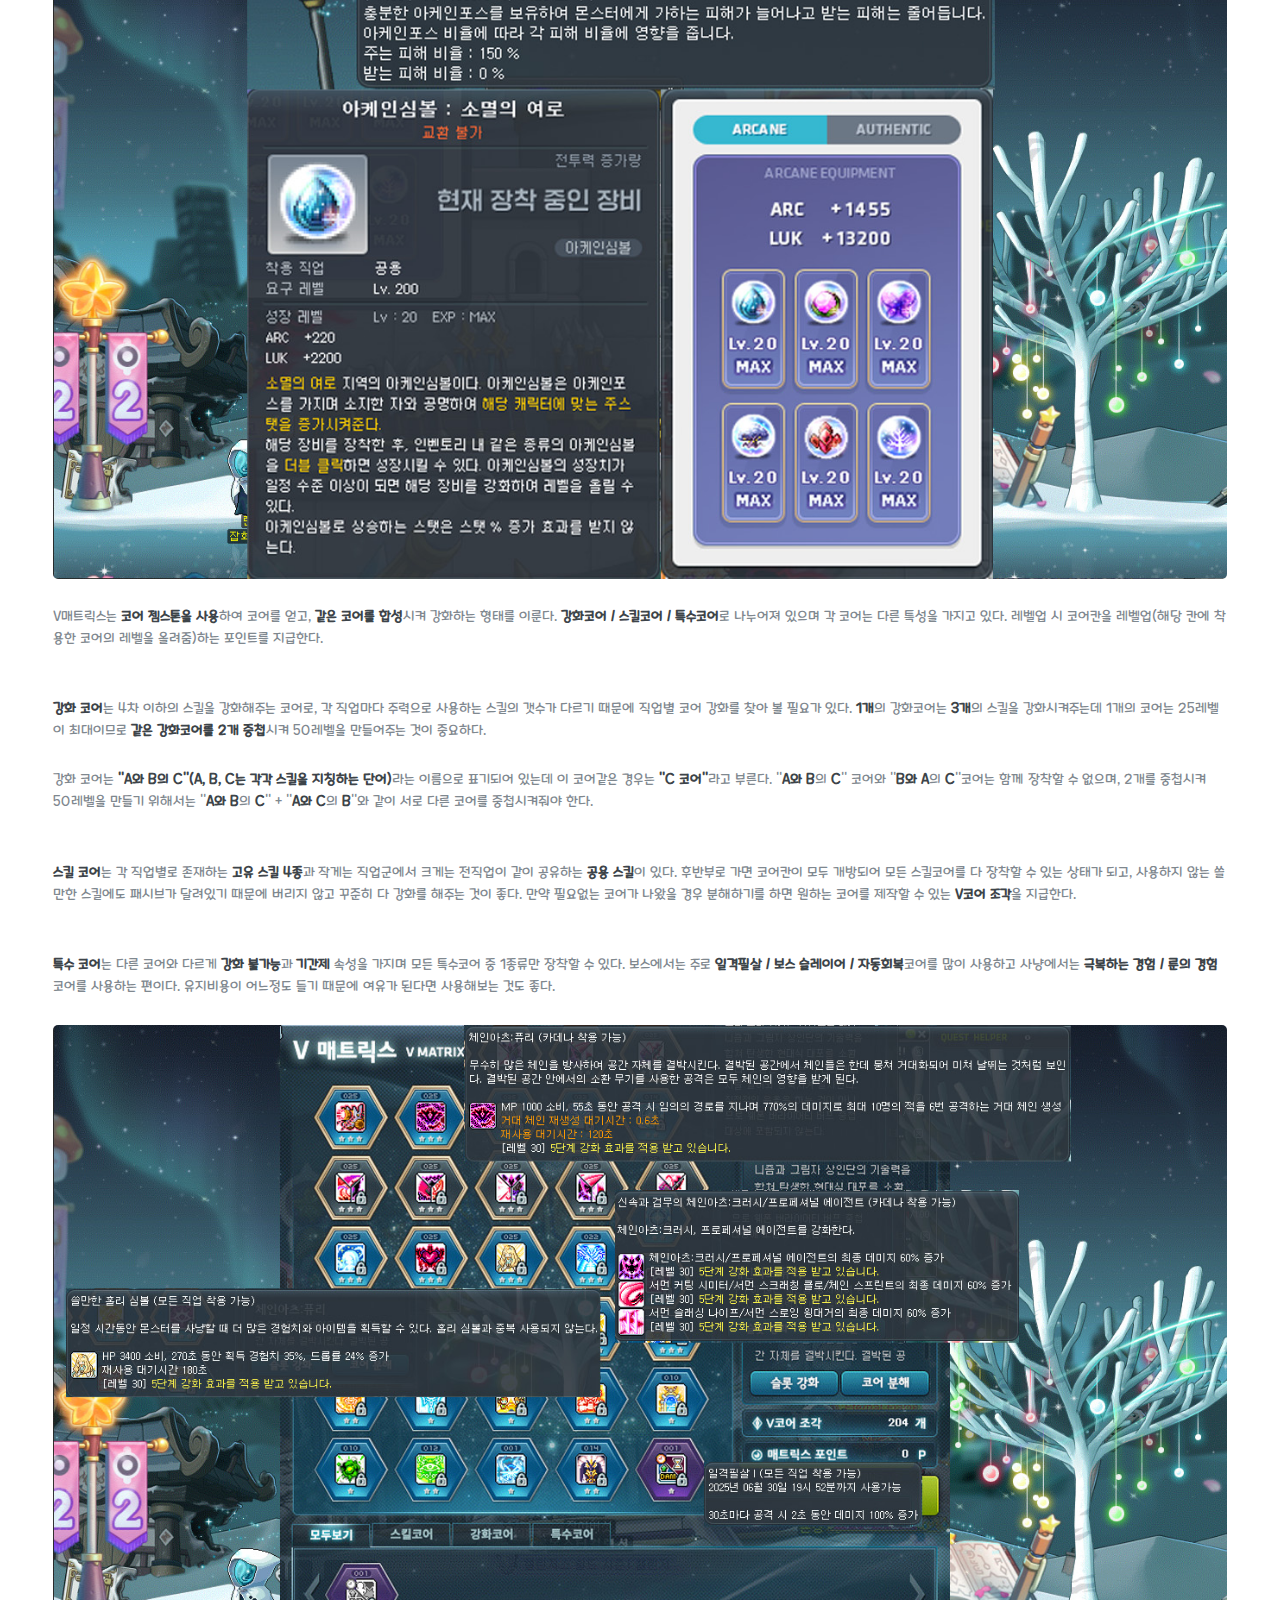
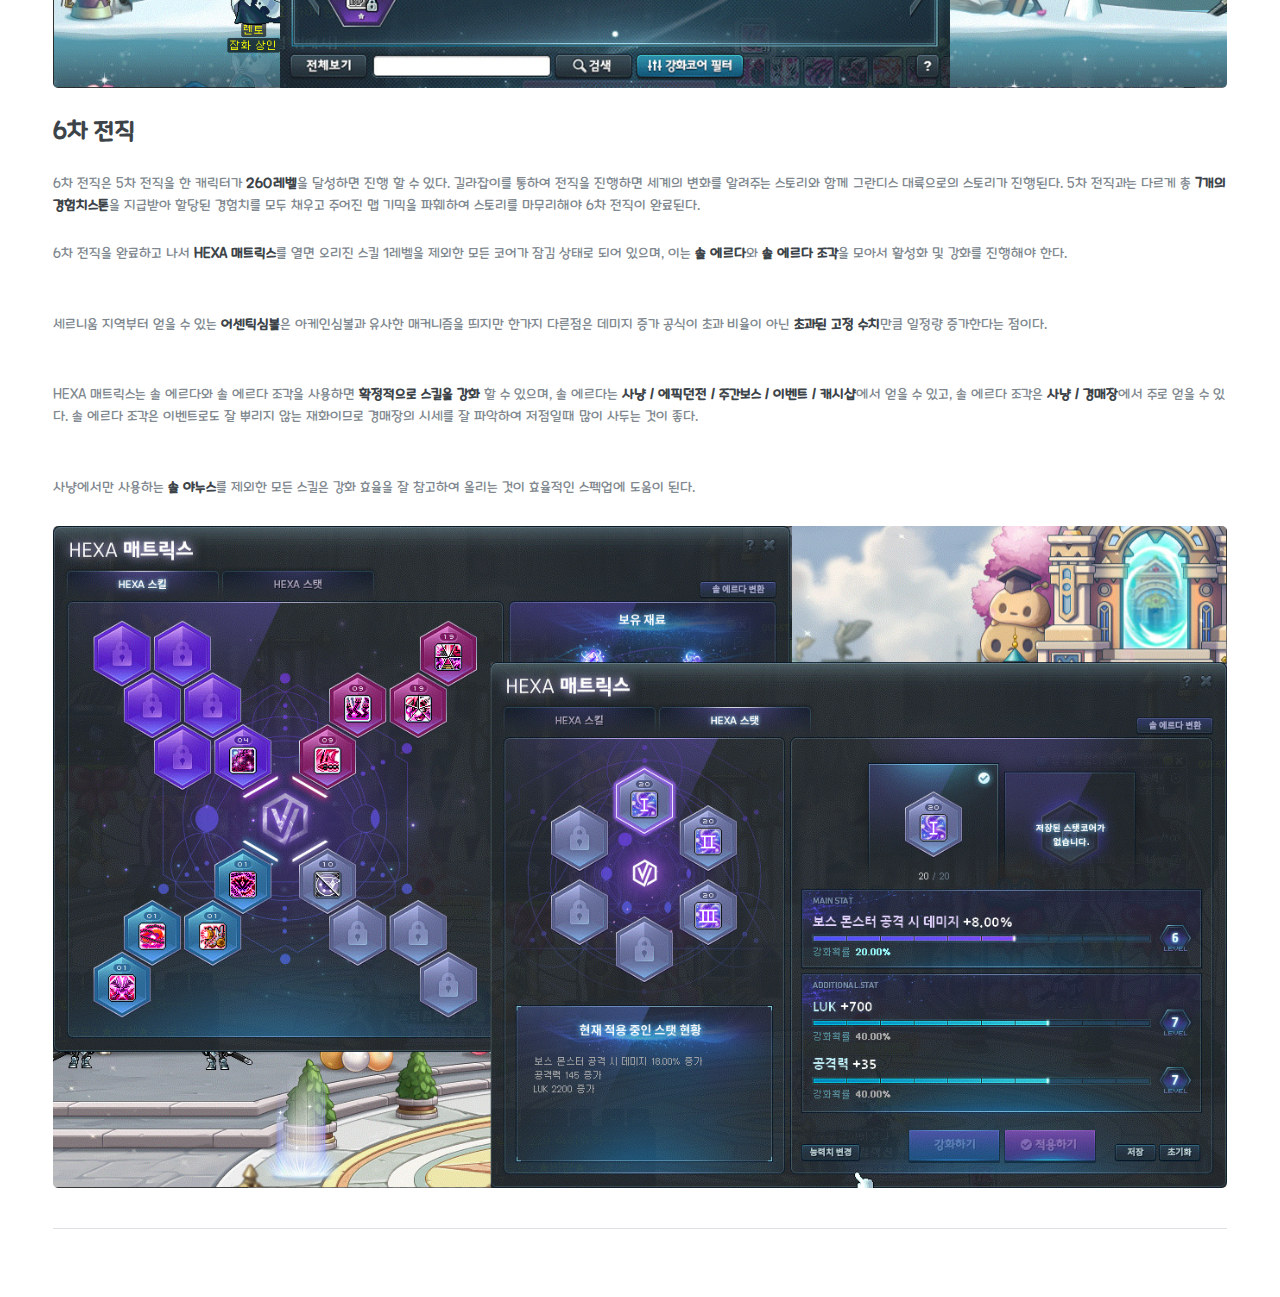
<file: elements7.html>
<!DOCTYPE HTML>
<!--
	Editorial by HTML5 UP
	html5up.net | @ajlkn
	Free for personal and commercial use under the CCA 3.0 license (html5up.net/license)
-->
<html>
	<head>
		<title>메토리얼</title>
		<meta charset="utf-8" />
		<meta name="viewport" content="width=device-width, initial-scale=1, user-scalable=no" />
		<link rel="stylesheet" href="assets/css/main.css" />
	</head>
	<body class="is-preload">

		<!-- Wrapper -->
			<div id="wrapper">

				<!-- Main -->
					<div id="main">
						<div class="inner">

							<!-- Header -->
								<header id="header">
									<a href="index.html" class="logo"><strong>메토리얼</strong> - 메이플 튜토리얼</a>
									<ul class="icons">
										<li><a href="https://maplestory.nexon.com/Home/Main" target="_blank" class="maple"><span class="image"><img src="icons/maple.jpg" alt="" height = "40" weight = "40" style="float: left"/></span></a></li>
									</ul>
								</header>

							<!-- Content -->
								<section>
									<header class="main">
										<h1>5차 전직과 6차 전직</h1>
									</header>

									<span class="image main"><img src="images/pic37.jpg" alt="" /></span>

									<!-- Content -->
										<h2 id="content">전직에 대하여</h2>
										<p><strong>전직</strong>은 직업의 구조 자체를 바꿀 만큼 성능에 큰 영향을 주는 분기점이다. 4차 전직까지는 새로운 주력기가 생기는 등 스킬셋이 완전히 바뀌는 형태였다면 5차 전직과 6차 전직은 <strong>기존의 4차 스킬을 강화</strong>하거나 직업의 특색을 살려주는 <strong>새로운 스킬</strong>이 추가되는 형태이다. 나아가서 5차 전직 이후부터는 공용 스킬이 다수 등장하는데 <strong>쓸만한 스킬류, 특수 코어, 솔 야누스</strong> 등이 있다.</p>
										<ul class="actions">
											<li><a href="#sec1" class="button">5차 전직</a></li>
											<li><a href="#sec2" class="button">6차 전직</a></li>
										</ul>
										<h2 id="sec1">5차 전직</h2>
										<p>5차 전직은 4차 전직을 한 캐릭터가 <strong>200레벨</strong>을 달성하면 진행 할 수 있다. 길라잡이를 통하여 전직을 진행하면 관조자 앞으로 이동한 다음, 3명의 여신을 만나 각각의 퀘스트를 수행하고 3개의 아케인스톤을 모두 받으면 5차 전직이 완료된다.</p>
										<p>5차 전직을 진행하고 나면 본격적으로 아케인리버 지역의 스토리가 진행됨과 동시에 <strong>아케인심볼</strong>과 <strong>V매트릭스</strong>라는 새로운 시스템을 마주하게 된다.</p><br>
										<p>아케인심볼은 <strong>일일/주간 퀘스트</strong>를 진행하거나 <strong>이벤트, 경매장</strong> 등의 경로로 얻을 수 있다. 주로 경험치도 함께 주는 일일/주간 퀘스트를 통하여 심볼을 올리거나 <strong>아케인 카탈리스트</strong>를 통해 다른 캐릭터에 끼고 있던 심볼을 들고오는 경우도 있다. 캐릭 간에 심볼을 옮길때는 심볼 경험치 손실과 업그레이드 비용을 다시 내야하는 불이익이 있어 잘 사용하지는 않는다.</p>
										<p>아케인심볼은 <strong>주스탯(단, 고정 수치로 오름)</strong>과 아케인 지역에서 초과된 포스의 비율만큼 <strong>데미지 증가</strong>의 효과를 가진다. 후자의 경우 <strong>검밑솔</strong>이라고 불리는 검은마법사 이하의 보스들은 모두 아케인포스가 적용되어 있으므로 아케인포스는 가능하면 최우선으로 레벨업 해주는것을 추천한다.</p>
										<div class="col-6 col-12-small"><span class="image fit"><img src="images/pic38.jpg" alt="" /></span></div>
										<p>V매트릭스는 <strong>코어 젬스톤을 사용</strong>하여 코어를 얻고, <strong>같은 코어를 합성</strong>시켜 강화하는 형태를 이룬다. <strong>강화코어 / 스킬코어 / 특수코어</strong>로 나누어져 있으며 각 코어는 다른 특성을 가지고 있다. 레벨업 시 코어칸을 레벨업(해당 칸에 착용한 코어의 레벨을 올려줌)하는 포인트를 지급한다.</p><br>
										<p><strong>강화 코어</strong>는 4차 이하의 스킬을 강화해주는 코어로, 각 직업마다 주력으로 사용하는 스킬의 갯수가 다르기 때문에 직업별 코어 강화를 찾아 볼 필요가 있다. <strong>1개</strong>의 강화코어는 <strong>3개</strong>의 스킬을 강화시켜주는데 1개의 코어는 25레벨이 최대이므로 <strong>같은 강화코어를 2개 중첩</strong>시켜 50레벨을 만들어주는 것이 중요하다.</p>
										<p>강화 코어는 <strong>"A와 B의 C"(A, B, C는 각각 스킬을 지칭하는 단어)</strong>라는 이름으로 표기되어 있는데 이 코어같은 경우는 <strong>"C 코어"</strong>라고 부른다. "<strong>A와 B</strong>의 <strong>C</strong>" 코어와 "<strong>B와 A</strong>의 <strong>C</strong>"코어는 함께 장착할 수 없으며, 2개를 중첩시켜 50레벨을 만들기 위해서는 "<strong>A와 B</strong>의 <strong>C</strong>" + "<strong>A와 C</strong>의 <strong>B</strong>"와 같이 서로 다른 코어를 중첩시켜줘야 한다.</p><br>
										<p><strong>스킬 코어</strong>는 각 직업별로 존재하는 <strong>고유 스킬 4종</strong>과 작게는 직업군에서 크게는 전직업이 같이 공유하는 <strong>공용 스킬</strong>이 있다. 후반부로 가면 코어칸이 모두 개방되어 모든 스킬코어를 다 장착할 수 있는 상태가 되고, 사용하지 않는 쓸만한 스킬에도 패시브가 달려있기 때문에 버리지 않고 꾸준히 다 강화를 해주는 것이 좋다. 만약 필요없는 코어가 나왔을 경우 분해하기를 하면 원하는 코어를 제작할 수 있는 <strong>V코어 조각</strong>을 지급한다.</p><br>
										<p><strong>특수 코어</strong>는 다른 코어와 다르게 <strong>강화 불가능</strong>과 <strong>기간제</strong> 속성을 가지며 모든 특수코어 중 1종류만 장착할 수 있다. 보스에서는 주로 <strong>일격필살 / 보스 슬레이어 / 자동회복</strong>코어를 많이 사용하고 사냥에서는 <strong>극복하는 경험 / 룬의 경험</strong>코어를 사용하는 편이다. 유지비용이 어느정도 들기 때문에 여유가 된다면 사용해보는 것도 좋다.</p>
										<div class="col-6 col-12-small"><span class="image fit"><img src="images/pic39.jpg" alt="" /></span></div>
										<h2 id="sec2">6차 전직</h2>
										<p>6차 전직은 5차 전직을 한 캐릭터가 <strong>260레벨</strong>을 달성하면 진행 할 수 있다. 길라잡이를 통하여 전직을 진행하면 세계의 변화를 알려주는 스토리와 함께 그란디스 대륙으로의 스토리가 진행된다. 5차 전직과는 다르게 총 <strong>7개의 경험치스톤</strong>을 지급받아 할당된 경험치를 모두 채우고 주어진 맵 기믹을 파훼하여 스토리를 마무리해야 6차 전직이 완료된다.</p>
										<p>6차 전직을 완료하고 나서 <strong>HEXA 매트릭스</strong>를 열면 오리진 스킬 1레벨을 제외한 모든 코어가 잠김 상태로 되어 있으며, 이는 <strong>솔 에르다</strong>와 <strong>솔 에르다 조각</strong>을 모아서 활성화 및 강화를 진행해야 한다.</p><br>
										<p>세르니움 지역부터 얻을 수 있는 <strong>어센틱심볼</strong>은 아케인심볼과 유사한 매커니즘을 띄지만 한가지 다른점은 데미지 증가 공식이 초과 비율이 아닌 <strong>초과된 고정 수치</strong>만큼 일정량 증가한다는 점이다.</p><br>
										<p>HEXA 매트릭스는 솔 에르다와 솔 에르다 조각을 사용하면 <strong>확정적으로 스킬을 강화</strong> 할 수 있으며, 솔 에르다는 <strong>사냥 / 에픽던전 / 주간보스 / 이벤트 / 캐시샵</strong>에서 얻을 수 있고, 솔 에르다 조각은 <strong>사냥 / 경매장</strong>에서 주로 얻을 수 있다. 솔 에르다 조각은 이벤트로도 잘 뿌리지 않는 재화이므로 경매장의 시세를 잘 파악하여 저점일때 많이 사두는 것이 좋다.</p><br>
										<p>사냥에서만 사용하는 <strong>솔 야누스</strong>를 제외한 모든 스킬은 강화 효율을 잘 참고하여 올리는 것이 효율적인 스펙업에 도움이 된다.</p>
										<div class="col-6 col-12-small"><span class="image fit"><img src="images/pic40.jpg" alt="" /></span></div>
									<hr class="major" />
								</section>

						</div>
					</div>

				<!-- Sidebar -->
					<div id="sidebar">
						<div class="inner">

							<!-- Search -->
								<section id="search" class="alt">
									
								</section>

							<!-- Menu -->
								<nav id="menu">
									<header class="major">
										<h2>Menu</h2>
									</header>
									<ul>
										<li><a href="index.html">메인 페이지</a></li>
										<li><a href="elements1.html">메이플스토리의 목표</a></li>
										<li><a href="elements2.html">효율적인 성장루트</a></li>
										<li><a href="elements3.html">아이템의 사용과 관리</a></li>
										<li>
											<span class="opener">스펙을 올리는 방법</span>
											<ul>
												<li><a href="generic1.html">직업을 선택하는 법</a></li>
												<li><a href="generic2.html">내실 시스템</a></li>
												<li><a href="generic3.html">장비를 맞추는 법</a></li>
											</ul>
										</li>
										<li><a href="elements5.html">일일/주간컨텐츠란?</a></li>
										<li><a href="elements6.html">경매장 사용법</a></li>
										<li><a href="elements7.html">5차와 6차전직</a></li>
									</ul>
								</nav>

							<!-- Section -->
								<section>
									<header class="major">
										<h2>인기 게시물</h2>
									</header>
									<div class="mini-posts">
										<article>
											<a href="elements2.html" class="image"><img src="images/pic01.jpg" alt="" /></a>
											<p>메이플의 중요한 성장 요소 중 하나인 <strong>레벨업</strong>에 관하여 다룬다. 단순히 "몬스터를 잡는다"에서 그치지 않고 같은 시간에 더 많은 경험치를 얻는 방법과 더 나아가서는 사냥을 하지 않아도 경험치를 올릴 수 있는 다양한 방법에 대하여 다룬다.</p>
										</article>
										<ul class="actions">
											<li><a href="elements2.html" class="button">더보기</a></li>
										</ul>
										<article>
											<a href="elements4.html" class="image"><img src="images/pic03.jpg" alt="" /></a>
											<p>대부분의 유저들이 목표로 하는 <strong>강한 보스에 도전</strong>을 위해서는 캐릭터의 스펙을 올릴 필요가 있다. 메이플스토리에는 정말 많은 스펙업 수단이 있는데 이에 대한 큰 틀을 설명하고, 각 스펙업 방법에 대한 세부적인 설명도 함께 포함하여 다룬다.</p>
										</article>
										<ul class="actions">
											<li><a href="elements4.html" class="button">더보기</a></li>
										</ul>
										<article>
											<a href="elements5.html" class="image"><img src="images/pic04.jpg" alt="" /></a>
											<p>메이플스토리에는 일명 <strong>"숙제"</strong>라고 불리는 일일/주간컨텐츠가 존재한다. 매일 또는 매주 정해진 횟수만 진행할 수 있는 만큼 <strong>효율이 상당히 높은 편</strong>이기 때문에 가능하면 꼭 챙겨서 하는 것을 권장한다. 일일/주간컨텐츠의 종류가 정말 많으므로 대부분의 유저들이 챙겨서 하는 컨텐츠를 중점적으로 다룬다.</p>
										</article>
										<ul class="actions">
											<li><a href="elements5.html" class="button">더보기</a></li>
										</ul>
									</div>
								</section>

							<!-- Section -->
								<section>
									<header class="major">
										<h2>제작에 기여해주신 분들</h2>
									</header>
									<ul class="contact" padding-left : 0;>
										<li class="image object">
											<img src="icons/엘리시움.png" alt="" width="20" height="20" style="float: left"/>&nbsp;엘리시움/방어버섯<br>
											<img src="icons/엘리시움.png" alt="" width="20" height="20" style="float: left"/>&nbsp;엘리시움/어느새
										</li>
									</ul>
								</section>

							<!-- Footer -->
								<footer id="footer">
									<p class="copyright">&copy; 메토리얼. All rights reserved. Design: <a href="https://html5up.net">HTML5 UP</a>. 본 웹사이트는 메이플스토리 폰트를 사용하여 제작되었습니다.</p>
								</footer>

						</div>
					</div>
			</div>

		<!-- Scripts -->
			<script src="assets/js/jquery.min.js"></script>
			<script src="assets/js/browser.min.js"></script>
			<script src="assets/js/breakpoints.min.js"></script>
			<script src="assets/js/util.js"></script>
			<script src="assets/js/main.js"></script>

	</body>
</html>
</file>
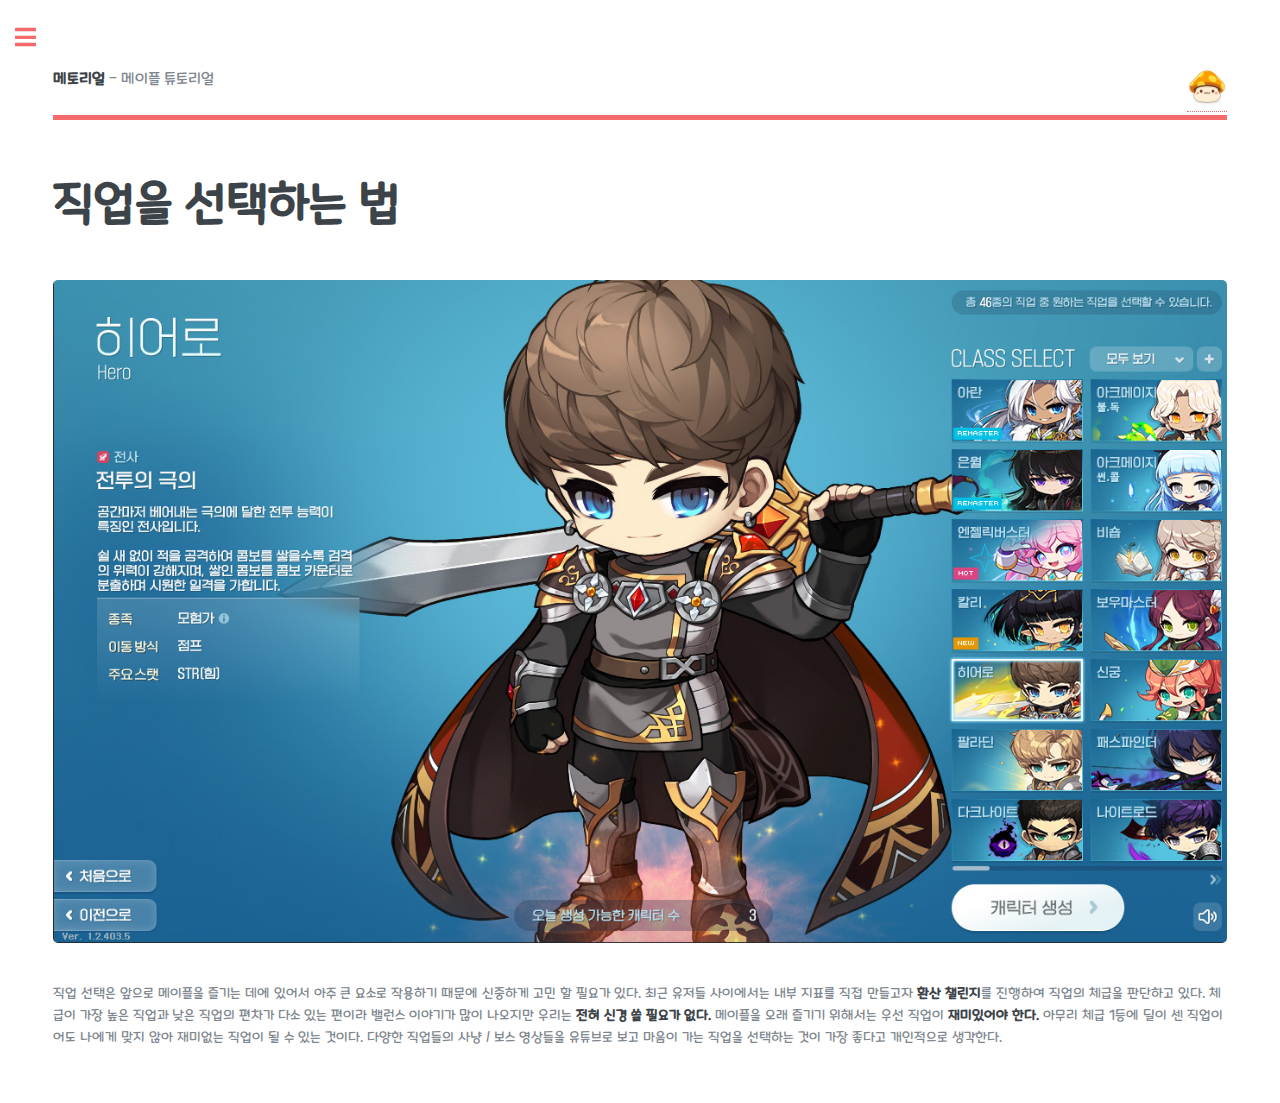
<file: generic1.html>
<!DOCTYPE HTML>
<!--
	Editorial by HTML5 UP
	html5up.net | @ajlkn
	Free for personal and commercial use under the CCA 3.0 license (html5up.net/license)
-->
<html>
	<head>
		<title>Generic - Editorial by HTML5 UP</title>
		<meta charset="utf-8" />
		<meta name="viewport" content="width=device-width, initial-scale=1, user-scalable=no" />
		<link rel="stylesheet" href="assets/css/main.css" />
	</head>
	<body class="is-preload">

		<!-- Wrapper -->
			<div id="wrapper">

				<!-- Main -->
					<div id="main">
						<div class="inner">

							<!-- Header -->
								<header id="header">
									<a href="index.html" class="logo"><strong>메토리얼</strong> - 메이플 튜토리얼</a>
									<ul class="icons">
										<li><a href="https://maplestory.nexon.com/Home/Main" target="_blank" class="maple"><span class="image"><img src="icons/maple.jpg" alt="" height = "40" weight = "40" style="float: left"/></span></a></li>
									</ul>
								</header>

							<!-- Content -->
								<section>
									<header class="main">
										<h1>직업을 선택하는 법</h1>
									</header>

									<span class="image main"><img src="images/pic29.jpg" alt="" /></span>

									<p>직업 선택은 앞으로 메이플을 즐기는 데에 있어서 아주 큰 요소로 작용하기 때문에 신중하게 고민 할 필요가 있다. 최근 유저들 사이에서는 내부 지표를 직접 만들고자 <strong>환산 챌린지</strong>를 진행하여 직업의 체급을 판단하고 있다. 체급이 가장 높은 직업과 낮은 직업의 편차가 다소 있는 편이라 밸런스 이야기가 많이 나오지만 우리는 <strong>전혀 신경 쓸 필요가 없다.</strong> 메이플을 오래 즐기기 위해서는 우선 직업이 <strong>재미있어야 한다.</strong> 아무리 체급 1등에 딜이 센 직업이어도 나에게 맞지 않아 재미없는 직업이 될 수 있는 것이다. 다양한 직업들의 사냥 / 보스 영상들을 유튜브로 보고 마음이 가는 직업을 선택하는 것이 가장 좋다고 개인적으로 생각한다.</p>
								</section>

						</div>
					</div>

				<!-- Sidebar -->
					<div id="sidebar">
						<div class="inner">

							<!-- Search -->
								<section id="search" class="alt">
									
								</section>

							<!-- Menu -->
								<nav id="menu">
									<header class="major">
										<h2>Menu</h2>
									</header>
									<ul>
										<li><a href="index.html">메인 페이지</a></li>
										<li><a href="elements1.html">메이플스토리의 목표</a></li>
										<li><a href="elements2.html">효율적인 성장루트</a></li>
										<li><a href="elements3.html">아이템의 사용과 관리</a></li>
										<li>
											<span class="opener">스펙을 올리는 방법</span>
											<ul>
												<li><a href="generic1.html">직업을 선택하는 법</a></li>
												<li><a href="generic2.html">내실 시스템</a></li>
												<li><a href="generic3.html">장비를 맞추는 법</a></li>
											</ul>
										</li>
										<li><a href="elements5.html">일일/주간컨텐츠란?</a></li>
										<li><a href="elements6.html">경매장 사용법</a></li>
										<li><a href="elements7.html">5차와 6차전직</a></li>
									</ul>
								</nav>

							<!-- Section -->
								<section>
									<header class="major">
										<h2>인기 게시물</h2>
									</header>
									<div class="mini-posts">
										<article>
											<a href="elements2.html" class="image"><img src="images/pic01.jpg" alt="" /></a>
											<p>메이플의 중요한 성장 요소 중 하나인 <strong>레벨업</strong>에 관하여 다룬다. 단순히 "몬스터를 잡는다"에서 그치지 않고 같은 시간에 더 많은 경험치를 얻는 방법과 더 나아가서는 사냥을 하지 않아도 경험치를 올릴 수 있는 다양한 방법에 대하여 다룬다.</p>
										</article>
										<ul class="actions">
											<li><a href="elements2.html" class="button">더보기</a></li>
										</ul>
										<article>
											<a href="elements4.html" class="image"><img src="images/pic03.jpg" alt="" /></a>
											<p>대부분의 유저들이 목표로 하는 <strong>강한 보스에 도전</strong>을 위해서는 캐릭터의 스펙을 올릴 필요가 있다. 메이플스토리에는 정말 많은 스펙업 수단이 있는데 이에 대한 큰 틀을 설명하고, 각 스펙업 방법에 대한 세부적인 설명도 함께 포함하여 다룬다.</p>
										</article>
										<ul class="actions">
											<li><a href="elements4.html" class="button">더보기</a></li>
										</ul>
										<article>
											<a href="elements5.html" class="image"><img src="images/pic04.jpg" alt="" /></a>
											<p>메이플스토리에는 일명 <strong>"숙제"</strong>라고 불리는 일일/주간컨텐츠가 존재한다. 매일 또는 매주 정해진 횟수만 진행할 수 있는 만큼 <strong>효율이 상당히 높은 편</strong>이기 때문에 가능하면 꼭 챙겨서 하는 것을 권장한다. 일일/주간컨텐츠의 종류가 정말 많으므로 대부분의 유저들이 챙겨서 하는 컨텐츠를 중점적으로 다룬다.</p>
										</article>
										<ul class="actions">
											<li><a href="elements5.html" class="button">더보기</a></li>
										</ul>
									</div>
								</section>

							<!-- Section -->
								<section>
									<header class="major">
										<h2>제작에 기여해주신 분들</h2>
									</header>
									<ul class="contact" padding-left : 0;>
										<li class="image object">
											<img src="icons/엘리시움.png" alt="" width="20" height="20" style="float: left"/>&nbsp;엘리시움/방어버섯<br>
											<img src="icons/엘리시움.png" alt="" width="20" height="20" style="float: left"/>&nbsp;엘리시움/어느새
										</li>
									</ul>
								</section>

							<!-- Footer -->
								<footer id="footer">
									<p class="copyright">&copy; 메토리얼. All rights reserved. Design: <a href="https://html5up.net">HTML5 UP</a>. 본 웹사이트는 메이플스토리 폰트를 사용하여 제작되었습니다.</p>
								</footer>

						</div>
					</div>
			</div>

		<!-- Scripts -->
			<script src="assets/js/jquery.min.js"></script>
			<script src="assets/js/browser.min.js"></script>
			<script src="assets/js/breakpoints.min.js"></script>
			<script src="assets/js/util.js"></script>
			<script src="assets/js/main.js"></script>

	</body>
</html>
</file>
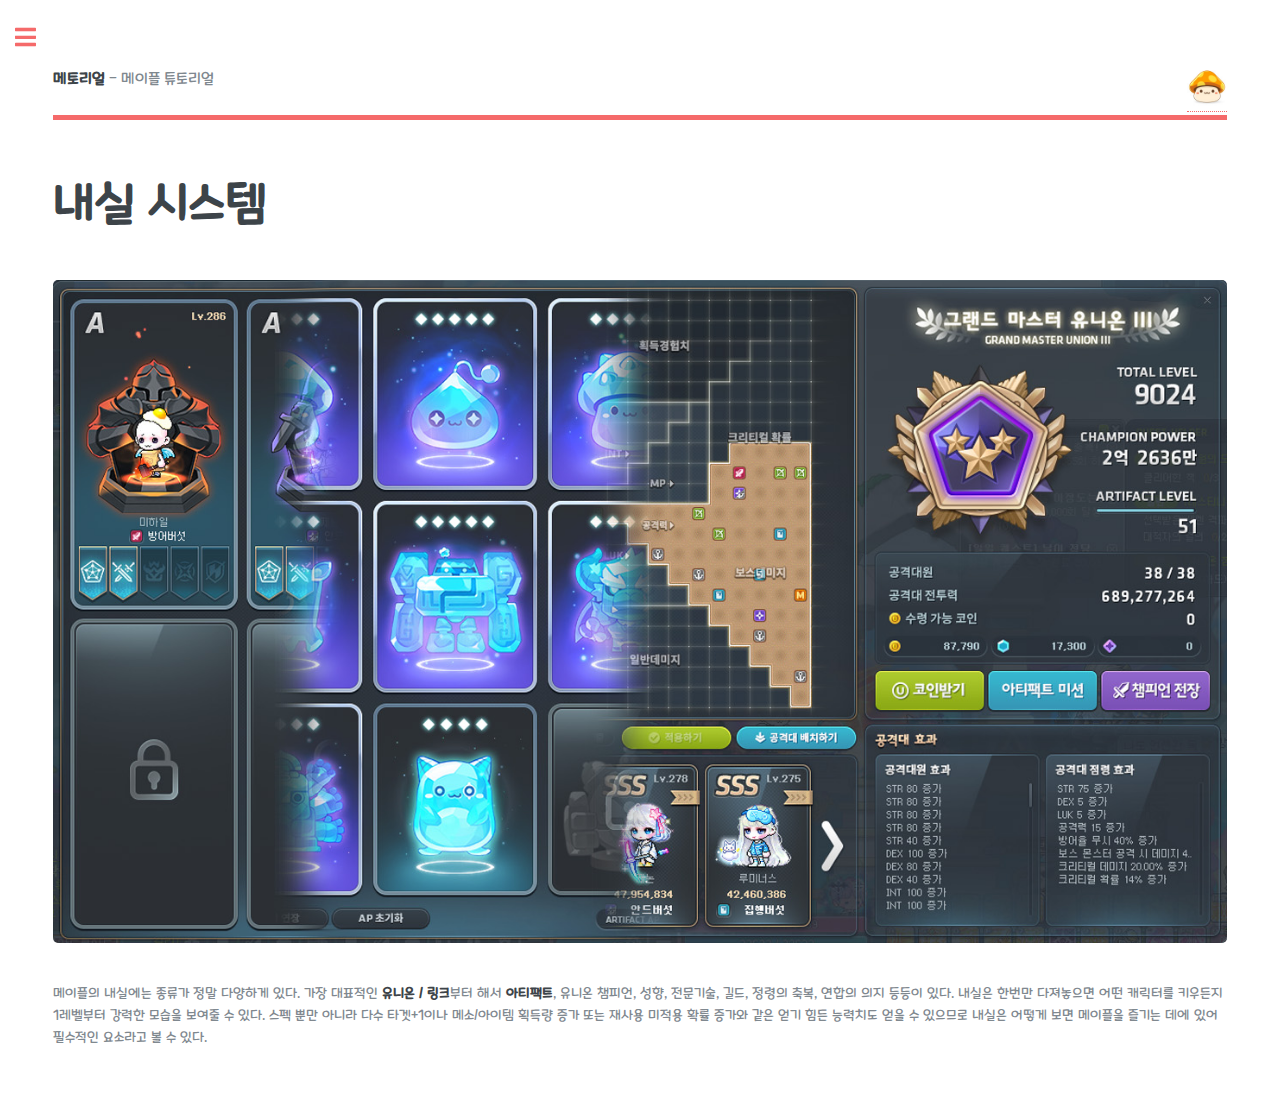
<file: generic2.html>
<!DOCTYPE HTML>
<!--
	Editorial by HTML5 UP
	html5up.net | @ajlkn
	Free for personal and commercial use under the CCA 3.0 license (html5up.net/license)
-->
<html>
	<head>
		<title>Generic - Editorial by HTML5 UP</title>
		<meta charset="utf-8" />
		<meta name="viewport" content="width=device-width, initial-scale=1, user-scalable=no" />
		<link rel="stylesheet" href="assets/css/main.css" />
	</head>
	<body class="is-preload">

		<!-- Wrapper -->
			<div id="wrapper">

				<!-- Main -->
					<div id="main">
						<div class="inner">

							<!-- Header -->
								<header id="header">
									<a href="index.html" class="logo"><strong>메토리얼</strong> - 메이플 튜토리얼</a>
									<ul class="icons">
										<li><a href="https://maplestory.nexon.com/Home/Main" target="_blank" class="maple"><span class="image"><img src="icons/maple.jpg" alt="" height = "40" weight = "40" style="float: left"/></span></a></li>
									</ul>
								</header>

							<!-- Content -->
								<section>
									<header class="main">
										<h1>내실 시스템</h1>
									</header>

									<span class="image main"><img src="images/pic30.jpg" alt="" /></span>

									<p>메이플의 내실에는 종류가 정말 다양하게 있다. 가장 대표적인 <strong>유니온 / 링크</strong>부터 해서 <strong>아티팩트</strong>, 유니온 챔피언, 성향, 전문기술, 길드, 정령의 축복, 연합의 의지 등등이 있다. 내실은 한번만 다져놓으면 어떤 캐릭터를 키우든지 1레벨부터 강력한 모습을 보여줄 수 있다. 스펙 뿐만 아니라 다수 타겟+1이나 메소/아이템 획득량 증가 또는 재사용 미적용 확률 증가와 같은 얻기 힘든 능력치도 얻을 수 있으므로 내실은 어떻게 보면 메이플을 즐기는 데에 있어 필수적인 요소라고 볼 수 있다.</p>
								</section>

						</div>
					</div>

				<!-- Sidebar -->
					<div id="sidebar">
						<div class="inner">

							<!-- Search -->
								<section id="search" class="alt">
									
								</section>

							<!-- Menu -->
								<nav id="menu">
									<header class="major">
										<h2>Menu</h2>
									</header>
									<ul>
										<li><a href="index.html">메인 페이지</a></li>
										<li><a href="elements1.html">메이플스토리의 목표</a></li>
										<li><a href="elements2.html">효율적인 성장루트</a></li>
										<li><a href="elements3.html">아이템의 사용과 관리</a></li>
										<li>
											<span class="opener">스펙을 올리는 방법</span>
											<ul>
												<li><a href="generic1.html">직업을 선택하는 법</a></li>
												<li><a href="generic2.html">내실 시스템</a></li>
												<li><a href="generic3.html">장비를 맞추는 법</a></li>
											</ul>
										</li>
										<li><a href="elements5.html">일일/주간컨텐츠란?</a></li>
										<li><a href="elements6.html">경매장 사용법</a></li>
										<li><a href="elements7.html">5차와 6차전직</a></li>
									</ul>
								</nav>

							<!-- Section -->
								<section>
									<header class="major">
										<h2>인기 게시물</h2>
									</header>
									<div class="mini-posts">
										<article>
											<a href="elements2.html" class="image"><img src="images/pic01.jpg" alt="" /></a>
											<p>메이플의 중요한 성장 요소 중 하나인 <strong>레벨업</strong>에 관하여 다룬다. 단순히 "몬스터를 잡는다"에서 그치지 않고 같은 시간에 더 많은 경험치를 얻는 방법과 더 나아가서는 사냥을 하지 않아도 경험치를 올릴 수 있는 다양한 방법에 대하여 다룬다.</p>
										</article>
										<ul class="actions">
											<li><a href="elements2.html" class="button">더보기</a></li>
										</ul>
										<article>
											<a href="elements4.html" class="image"><img src="images/pic03.jpg" alt="" /></a>
											<p>대부분의 유저들이 목표로 하는 <strong>강한 보스에 도전</strong>을 위해서는 캐릭터의 스펙을 올릴 필요가 있다. 메이플스토리에는 정말 많은 스펙업 수단이 있는데 이에 대한 큰 틀을 설명하고, 각 스펙업 방법에 대한 세부적인 설명도 함께 포함하여 다룬다.</p>
										</article>
										<ul class="actions">
											<li><a href="elements4.html" class="button">더보기</a></li>
										</ul>
										<article>
											<a href="elements5.html" class="image"><img src="images/pic04.jpg" alt="" /></a>
											<p>메이플스토리에는 일명 <strong>"숙제"</strong>라고 불리는 일일/주간컨텐츠가 존재한다. 매일 또는 매주 정해진 횟수만 진행할 수 있는 만큼 <strong>효율이 상당히 높은 편</strong>이기 때문에 가능하면 꼭 챙겨서 하는 것을 권장한다. 일일/주간컨텐츠의 종류가 정말 많으므로 대부분의 유저들이 챙겨서 하는 컨텐츠를 중점적으로 다룬다.</p>
										</article>
										<ul class="actions">
											<li><a href="elements5.html" class="button">더보기</a></li>
										</ul>
									</div>
								</section>

							<!-- Section -->
								<section>
									<header class="major">
										<h2>제작에 기여해주신 분들</h2>
									</header>
									<ul class="contact" padding-left : 0;>
										<li class="image object">
											<img src="icons/엘리시움.png" alt="" width="20" height="20" style="float: left"/>&nbsp;엘리시움/방어버섯<br>
											<img src="icons/엘리시움.png" alt="" width="20" height="20" style="float: left"/>&nbsp;엘리시움/어느새
										</li>
									</ul>
								</section>

							<!-- Footer -->
								<footer id="footer">
									<p class="copyright">&copy; 메토리얼. All rights reserved. Design: <a href="https://html5up.net">HTML5 UP</a>. 본 웹사이트는 메이플스토리 폰트를 사용하여 제작되었습니다.</p>
								</footer>

						</div>
					</div>
			</div>

		<!-- Scripts -->
			<script src="assets/js/jquery.min.js"></script>
			<script src="assets/js/browser.min.js"></script>
			<script src="assets/js/breakpoints.min.js"></script>
			<script src="assets/js/util.js"></script>
			<script src="assets/js/main.js"></script>

	</body>
</html>
</file>
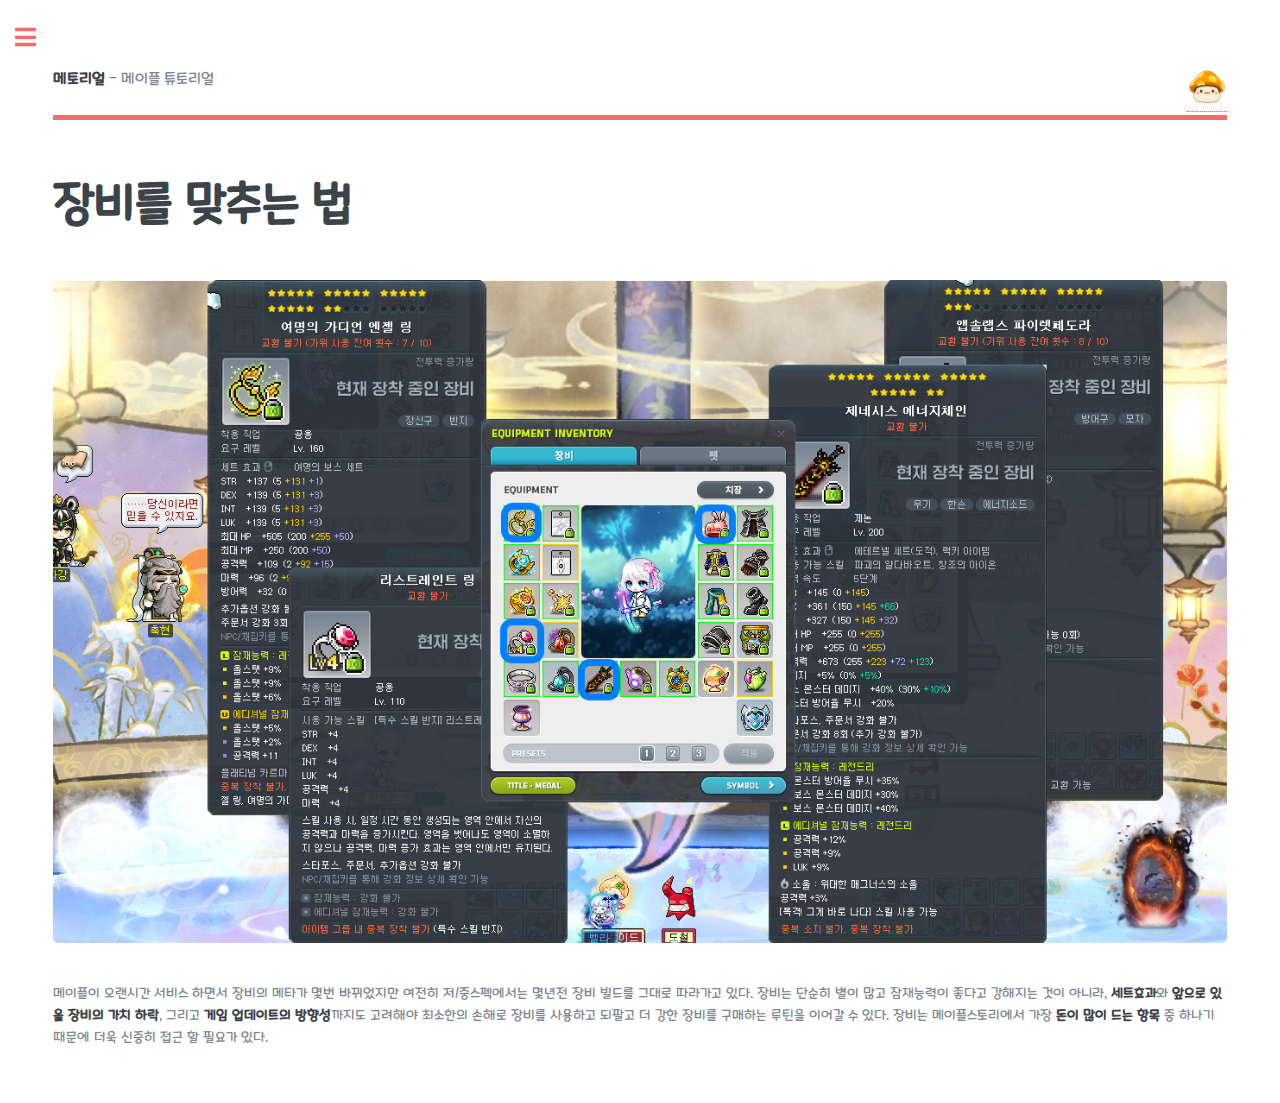
<file: generic3.html>
<!DOCTYPE HTML>
<!--
	Editorial by HTML5 UP
	html5up.net | @ajlkn
	Free for personal and commercial use under the CCA 3.0 license (html5up.net/license)
-->
<html>
	<head>
		<title>Generic - Editorial by HTML5 UP</title>
		<meta charset="utf-8" />
		<meta name="viewport" content="width=device-width, initial-scale=1, user-scalable=no" />
		<link rel="stylesheet" href="assets/css/main.css" />
	</head>
	<body class="is-preload">

		<!-- Wrapper -->
			<div id="wrapper">

				<!-- Main -->
					<div id="main">
						<div class="inner">

							<!-- Header -->
								<header id="header">
									<a href="index.html" class="logo"><strong>메토리얼</strong> - 메이플 튜토리얼</a>
									<ul class="icons">
										<li><a href="https://maplestory.nexon.com/Home/Main" target="_blank" class="maple"><span class="image"><img src="icons/maple.jpg" alt="" height = "40" weight = "40" style="float: left"/></span></a></li>
									</ul>
								</header>

							<!-- Content -->
								<section>
									<header class="main">
										<h1>장비를 맞추는 법</h1>
									</header>

									<span class="image main"><img src="images/pic31.jpg" alt="" /></span>

									<p>메이플이 오랜시간 서비스 하면서 장비의 메타가 몇번 바뀌었지만 여전히 저/중스펙에서는 몇년전 장비 빌드를 그대로 따라가고 있다. 장비는 단순히 별이 많고 잠재능력이 좋다고 강해지는 것이 아니라, <strong>세트효과</strong>와 <strong>앞으로 있을 장비의 가치 하락</strong>, 그리고 <strong>게임 업데이트의 방향성</strong>까지도 고려해야 최소한의 손해로 장비를 사용하고 되팔고 더 강한 장비를 구매하는 루틴을 이어갈 수 있다. 장비는 메이플스토리에서 가장 <strong>돈이 많이 드는 항목</strong> 중 하나기 때문에 더욱 신중히 접근 할 필요가 있다.</p>
								</section>

						</div>
					</div>

				<!-- Sidebar -->
					<div id="sidebar">
						<div class="inner">

							<!-- Search -->
								<section id="search" class="alt">
									
								</section>

							<!-- Menu -->
								<nav id="menu">
									<header class="major">
										<h2>Menu</h2>
									</header>
									<ul>
										<li><a href="index.html">메인 페이지</a></li>
										<li><a href="elements1.html">메이플스토리의 목표</a></li>
										<li><a href="elements2.html">효율적인 성장루트</a></li>
										<li><a href="elements3.html">아이템의 사용과 관리</a></li>
										<li>
											<span class="opener">스펙을 올리는 방법</span>
											<ul>
												<li><a href="generic1.html">직업을 선택하는 법</a></li>
												<li><a href="generic2.html">내실 시스템</a></li>
												<li><a href="generic3.html">장비를 맞추는 법</a></li>
											</ul>
										</li>
										<li><a href="elements5.html">일일/주간컨텐츠란?</a></li>
										<li><a href="elements6.html">경매장 사용법</a></li>
										<li><a href="elements7.html">5차와 6차전직</a></li>
									</ul>
								</nav>

							<!-- Section -->
								<section>
									<header class="major">
										<h2>인기 게시물</h2>
									</header>
									<div class="mini-posts">
										<article>
											<a href="elements2.html" class="image"><img src="images/pic01.jpg" alt="" /></a>
											<p>메이플의 중요한 성장 요소 중 하나인 <strong>레벨업</strong>에 관하여 다룬다. 단순히 "몬스터를 잡는다"에서 그치지 않고 같은 시간에 더 많은 경험치를 얻는 방법과 더 나아가서는 사냥을 하지 않아도 경험치를 올릴 수 있는 다양한 방법에 대하여 다룬다.</p>
										</article>
										<ul class="actions">
											<li><a href="elements2.html" class="button">더보기</a></li>
										</ul>
										<article>
											<a href="elements4.html" class="image"><img src="images/pic03.jpg" alt="" /></a>
											<p>대부분의 유저들이 목표로 하는 <strong>강한 보스에 도전</strong>을 위해서는 캐릭터의 스펙을 올릴 필요가 있다. 메이플스토리에는 정말 많은 스펙업 수단이 있는데 이에 대한 큰 틀을 설명하고, 각 스펙업 방법에 대한 세부적인 설명도 함께 포함하여 다룬다.</p>
										</article>
										<ul class="actions">
											<li><a href="elements4.html" class="button">더보기</a></li>
										</ul>
										<article>
											<a href="elements5.html" class="image"><img src="images/pic04.jpg" alt="" /></a>
											<p>메이플스토리에는 일명 <strong>"숙제"</strong>라고 불리는 일일/주간컨텐츠가 존재한다. 매일 또는 매주 정해진 횟수만 진행할 수 있는 만큼 <strong>효율이 상당히 높은 편</strong>이기 때문에 가능하면 꼭 챙겨서 하는 것을 권장한다. 일일/주간컨텐츠의 종류가 정말 많으므로 대부분의 유저들이 챙겨서 하는 컨텐츠를 중점적으로 다룬다.</p>
										</article>
										<ul class="actions">
											<li><a href="elements5.html" class="button">더보기</a></li>
										</ul>
									</div>
								</section>

							<!-- Section -->
								<section>
									<header class="major">
										<h2>제작에 기여해주신 분들</h2>
									</header>
									<ul class="contact" padding-left : 0;>
										<li class="image object">
											<img src="icons/엘리시움.png" alt="" width="20" height="20" style="float: left"/>&nbsp;엘리시움/방어버섯<br>
											<img src="icons/엘리시움.png" alt="" width="20" height="20" style="float: left"/>&nbsp;엘리시움/어느새
										</li>
									</ul>
								</section>

							<!-- Footer -->
								<footer id="footer">
									<p class="copyright">&copy; 메토리얼. All rights reserved. Design: <a href="https://html5up.net">HTML5 UP</a>. 본 웹사이트는 메이플스토리 폰트를 사용하여 제작되었습니다.</p>
								</footer>

						</div>
					</div>
			</div>

		<!-- Scripts -->
			<script src="assets/js/jquery.min.js"></script>
			<script src="assets/js/browser.min.js"></script>
			<script src="assets/js/breakpoints.min.js"></script>
			<script src="assets/js/util.js"></script>
			<script src="assets/js/main.js"></script>

	</body>
</html>
</file>
<file: assets/css/main.css>
@import url(fontawesome-all.min.css);
@import url("https://fonts.googleapis.com/css?family=Open+Sans:400,600,400italic,600italic|Roboto+Slab:400,700");

@font-face {
  font-family: 'Maplestory Light';
  src : url('../webfonts/Maplestory Light.ttf') format('truetype');
}

body {
  font-family: 'Maplestory Light';
}
/*
	Editorial by HTML5 UP
	html5up.net | @ajlkn
	Free for personal and commercial use under the CCA 3.0 license (html5up.net/license)
*/
html, body, div, span, applet, object,
iframe, h1, h2, h3, h4, h5, h6, p, blockquote,
pre, a, abbr, acronym, address, big, cite,
code, del, dfn, em, img, ins, kbd, q, s, samp,
small, strike, strong, sub, sup, tt, var, b,
u, i, center, dl, dt, dd, ol, ul, li, fieldset,
form, label, legend, table, caption, tbody,
tfoot, thead, tr, th, td, article, aside,
canvas, details, embed, figure, figcaption,
footer, header, hgroup, menu, nav, output, ruby,
section, summary, time, mark, audio, video {
  margin: 0;
  padding: 0;
  border: 0;
  font-size: 100%;
  font: inherit;
  vertical-align: baseline; }

article, aside, details, figcaption, figure,
footer, header, hgroup, menu, nav, section {
  display: block; }

body {
  line-height: 1; }

ol, ul {
  list-style: none; }

blockquote, q {
  quotes: none; }
  blockquote:before, blockquote:after, q:before, q:after {
    content: '';
    content: none; }

table {
  border-collapse: collapse;
  border-spacing: 0; }

body {
  -webkit-text-size-adjust: none; }

mark {
  background-color: transparent;
  color: inherit; }

input::-moz-focus-inner {
  border: 0;
  padding: 0; }

input, select, textarea {
  -moz-appearance: none;
  -webkit-appearance: none;
  -ms-appearance: none;
  appearance: none; }

/* Basic */
@-ms-viewport {
  width: device-width; }

body {
  -ms-overflow-style: scrollbar; }

@media screen and (max-width: 480px) {
  html, body {
    min-width: 320px; } }

html {
  box-sizing: border-box; }

*, *:before, *:after {
  box-sizing: inherit; }

body {
  background: #ffffff; }
  body.is-preload *, body.is-preload *:before, body.is-preload *:after, body.is-resizing *, body.is-resizing *:before, body.is-resizing *:after {
    -moz-animation: none !important;
    -webkit-animation: none !important;
    -ms-animation: none !important;
    animation: none !important;
    -moz-transition: none !important;
    -webkit-transition: none !important;
    -ms-transition: none !important;
    transition: none !important; }

/* Type */
body, input, select, textarea {
  color: #7f888f;
  font-family: "Maplestory Light", sans-serif;
  font-size: 13pt;
  font-weight: 400;
  line-height: 1.65; }
  @media screen and (max-width: 1680px) {
    body, input, select, textarea {
      font-size: 11pt; } }
  @media screen and (max-width: 1280px) {
    body, input, select, textarea {
      font-size: 10pt; } }
  @media screen and (max-width: 360px) {
    body, input, select, textarea {
      font-size: 9pt; } }

a {
  -moz-transition: color 0.2s ease-in-out, border-bottom-color 0.2s ease-in-out;
  -webkit-transition: color 0.2s ease-in-out, border-bottom-color 0.2s ease-in-out;
  -ms-transition: color 0.2s ease-in-out, border-bottom-color 0.2s ease-in-out;
  transition: color 0.2s ease-in-out, border-bottom-color 0.2s ease-in-out;
  border-bottom: dotted 1px;
  color: #f56a6a;
  text-decoration: none; }
  a:hover {
    border-bottom-color: #f56a6a;
    color: #f56a6a !important; }
    a:hover strong {
      color: inherit; }

strong, b {
  color: #3d4449;
  font-weight: 600; }

em, i {
  font-style: italic; }

p {
  margin: 0 0 2em 0; }

h1, h2, h3, h4, h5, h6 {
  color: #3d4449;
  font-family: "Maplestory Light", serif;
  font-weight: 700;
  line-height: 1.5;
  margin: 0 0 1em 0; }
  h1 a, h2 a, h3 a, h4 a, h5 a, h6 a {
    color: inherit;
    text-decoration: none;
    border-bottom: 0; }

h1 {
  font-size: 4em;
  margin: 0 0 0.5em 0;
  line-height: 1.3; }

h2 {
  font-size: 1.75em; }

h3 {
  font-size: 1.25em; }

h4 {
  font-size: 1.1em; }

h5 {
  font-size: 0.9em; }

h6 {
  font-size: 0.7em; }

@media screen and (max-width: 1680px) {
  h1 {
    font-size: 3.5em; } }

@media screen and (max-width: 980px) {
  h1 {
    font-size: 3.25em; } }

@media screen and (max-width: 736px) {
  h1 {
    font-size: 2em;
    line-height: 1.4; }
  h2 {
    font-size: 1.5em; } }

sub {
  font-size: 0.8em;
  position: relative;
  top: 0.5em; }

sup {
  font-size: 0.8em;
  position: relative;
  top: -0.5em; }

blockquote {
  border-left: solid 3px rgba(210, 215, 217, 0.75);
  font-style: italic;
  margin: 0 0 2em 0;
  padding: 0.5em 0 0.5em 2em; }

code {
  background: rgba(230, 235, 237, 0.25);
  border-radius: 0.375em;
  border: solid 1px rgba(210, 215, 217, 0.75);
  font-family: "Maplestory Light", monospace;
  font-size: 0.9em;
  margin: 0 0.25em;
  padding: 0.25em 0.65em; }

pre {
  -webkit-overflow-scrolling: touch;
  font-family: "Maplestory Light", monospace;
  font-size: 0.9em;
  margin: 0 0 2em 0; }
  pre code {
    display: block;
    line-height: 1.75;
    padding: 1em 1.5em;
    overflow-x: auto; }

hr {
  border: 0;
  border-bottom: solid 1px rgba(210, 215, 217, 0.75);
  margin: 2em 0; }
  hr.major {
    margin: 3em 0; }

.align-left {
  text-align: left; }

.align-center {
  text-align: center; }

.align-right {
  text-align: right; }

/* Row */
.row {
  display: flex;
  flex-wrap: wrap;
  box-sizing: border-box;
  align-items: stretch; }
  .row > * {
    box-sizing: border-box; }
  .row.gtr-uniform > * > :last-child {
    margin-bottom: 0; }
  .row.aln-left {
    justify-content: flex-start; }
  .row.aln-center {
    justify-content: center; }
  .row.aln-right {
    justify-content: flex-end; }
  .row.aln-top {
    align-items: flex-start; }
  .row.aln-middle {
    align-items: center; }
  .row.aln-bottom {
    align-items: flex-end; }
  .row > .imp {
    order: -1; }
  .row > .col-1 {
    width: 8.33333%; }
  .row > .off-1 {
    margin-left: 8.33333%; }
  .row > .col-2 {
    width: 16.66667%; }
  .row > .off-2 {
    margin-left: 16.66667%; }
  .row > .col-3 {
    width: 25%; }
  .row > .off-3 {
    margin-left: 25%; }
  .row > .col-4 {
    width: 33.33333%; }
  .row > .off-4 {
    margin-left: 33.33333%; }
  .row > .col-5 {
    width: 41.66667%; }
  .row > .off-5 {
    margin-left: 41.66667%; }
  .row > .col-6 {
    width: 50%; }
  .row > .off-6 {
    margin-left: 50%; }
  .row > .col-7 {
    width: 58.33333%; }
  .row > .off-7 {
    margin-left: 58.33333%; }
  .row > .col-8 {
    width: 66.66667%; }
  .row > .off-8 {
    margin-left: 66.66667%; }
  .row > .col-9 {
    width: 75%; }
  .row > .off-9 {
    margin-left: 75%; }
  .row > .col-10 {
    width: 83.33333%; }
  .row > .off-10 {
    margin-left: 83.33333%; }
  .row > .col-11 {
    width: 91.66667%; }
  .row > .off-11 {
    margin-left: 91.66667%; }
  .row > .col-12 {
    width: 100%; }
  .row > .off-12 {
    margin-left: 100%; }
  .row.gtr-0 {
    margin-top: 0;
    margin-left: 0em; }
    .row.gtr-0 > * {
      padding: 0 0 0 0em; }
    .row.gtr-0.gtr-uniform {
      margin-top: 0em; }
      .row.gtr-0.gtr-uniform > * {
        padding-top: 0em; }
  .row.gtr-25 {
    margin-top: 0;
    margin-left: -0.375em; }
    .row.gtr-25 > * {
      padding: 0 0 0 0.375em; }
    .row.gtr-25.gtr-uniform {
      margin-top: -0.375em; }
      .row.gtr-25.gtr-uniform > * {
        padding-top: 0.375em; }
  .row.gtr-50 {
    margin-top: 0;
    margin-left: -0.75em; }
    .row.gtr-50 > * {
      padding: 0 0 0 0.75em; }
    .row.gtr-50.gtr-uniform {
      margin-top: -0.75em; }
      .row.gtr-50.gtr-uniform > * {
        padding-top: 0.75em; }
  .row {
    margin-top: 0;
    margin-left: -1.5em; }
    .row > * {
      padding: 0 0 0 1.5em; }
    .row.gtr-uniform {
      margin-top: -1.5em; }
      .row.gtr-uniform > * {
        padding-top: 1.5em; }
  .row.gtr-150 {
    margin-top: 0;
    margin-left: -2.25em; }
    .row.gtr-150 > * {
      padding: 0 0 0 2.25em; }
    .row.gtr-150.gtr-uniform {
      margin-top: -2.25em; }
      .row.gtr-150.gtr-uniform > * {
        padding-top: 2.25em; }
  .row.gtr-200 {
    margin-top: 0;
    margin-left: -3em; }
    .row.gtr-200 > * {
      padding: 0 0 0 3em; }
    .row.gtr-200.gtr-uniform {
      margin-top: -3em; }
      .row.gtr-200.gtr-uniform > * {
        padding-top: 3em; }
  @media screen and (max-width: 1680px) {
    .row {
      display: flex;
      flex-wrap: wrap;
      box-sizing: border-box;
      align-items: stretch; }
      .row > * {
        box-sizing: border-box; }
      .row.gtr-uniform > * > :last-child {
        margin-bottom: 0; }
      .row.aln-left {
        justify-content: flex-start; }
      .row.aln-center {
        justify-content: center; }
      .row.aln-right {
        justify-content: flex-end; }
      .row.aln-top {
        align-items: flex-start; }
      .row.aln-middle {
        align-items: center; }
      .row.aln-bottom {
        align-items: flex-end; }
      .row > .imp-xlarge {
        order: -1; }
      .row > .col-1-xlarge {
        width: 8.33333%; }
      .row > .off-1-xlarge {
        margin-left: 8.33333%; }
      .row > .col-2-xlarge {
        width: 16.66667%; }
      .row > .off-2-xlarge {
        margin-left: 16.66667%; }
      .row > .col-3-xlarge {
        width: 25%; }
      .row > .off-3-xlarge {
        margin-left: 25%; }
      .row > .col-4-xlarge {
        width: 33.33333%; }
      .row > .off-4-xlarge {
        margin-left: 33.33333%; }
      .row > .col-5-xlarge {
        width: 41.66667%; }
      .row > .off-5-xlarge {
        margin-left: 41.66667%; }
      .row > .col-6-xlarge {
        width: 50%; }
      .row > .off-6-xlarge {
        margin-left: 50%; }
      .row > .col-7-xlarge {
        width: 58.33333%; }
      .row > .off-7-xlarge {
        margin-left: 58.33333%; }
      .row > .col-8-xlarge {
        width: 66.66667%; }
      .row > .off-8-xlarge {
        margin-left: 66.66667%; }
      .row > .col-9-xlarge {
        width: 75%; }
      .row > .off-9-xlarge {
        margin-left: 75%; }
      .row > .col-10-xlarge {
        width: 83.33333%; }
      .row > .off-10-xlarge {
        margin-left: 83.33333%; }
      .row > .col-11-xlarge {
        width: 91.66667%; }
      .row > .off-11-xlarge {
        margin-left: 91.66667%; }
      .row > .col-12-xlarge {
        width: 100%; }
      .row > .off-12-xlarge {
        margin-left: 100%; }
      .row.gtr-0 {
        margin-top: 0;
        margin-left: 0em; }
        .row.gtr-0 > * {
          padding: 0 0 0 0em; }
        .row.gtr-0.gtr-uniform {
          margin-top: 0em; }
          .row.gtr-0.gtr-uniform > * {
            padding-top: 0em; }
      .row.gtr-25 {
        margin-top: 0;
        margin-left: -0.375em; }
        .row.gtr-25 > * {
          padding: 0 0 0 0.375em; }
        .row.gtr-25.gtr-uniform {
          margin-top: -0.375em; }
          .row.gtr-25.gtr-uniform > * {
            padding-top: 0.375em; }
      .row.gtr-50 {
        margin-top: 0;
        margin-left: -0.75em; }
        .row.gtr-50 > * {
          padding: 0 0 0 0.75em; }
        .row.gtr-50.gtr-uniform {
          margin-top: -0.75em; }
          .row.gtr-50.gtr-uniform > * {
            padding-top: 0.75em; }
      .row {
        margin-top: 0;
        margin-left: -1.5em; }
        .row > * {
          padding: 0 0 0 1.5em; }
        .row.gtr-uniform {
          margin-top: -1.5em; }
          .row.gtr-uniform > * {
            padding-top: 1.5em; }
      .row.gtr-150 {
        margin-top: 0;
        margin-left: -2.25em; }
        .row.gtr-150 > * {
          padding: 0 0 0 2.25em; }
        .row.gtr-150.gtr-uniform {
          margin-top: -2.25em; }
          .row.gtr-150.gtr-uniform > * {
            padding-top: 2.25em; }
      .row.gtr-200 {
        margin-top: 0;
        margin-left: -3em; }
        .row.gtr-200 > * {
          padding: 0 0 0 3em; }
        .row.gtr-200.gtr-uniform {
          margin-top: -3em; }
          .row.gtr-200.gtr-uniform > * {
            padding-top: 3em; } }
  @media screen and (max-width: 1280px) {
    .row {
      display: flex;
      flex-wrap: wrap;
      box-sizing: border-box;
      align-items: stretch; }
      .row > * {
        box-sizing: border-box; }
      .row.gtr-uniform > * > :last-child {
        margin-bottom: 0; }
      .row.aln-left {
        justify-content: flex-start; }
      .row.aln-center {
        justify-content: center; }
      .row.aln-right {
        justify-content: flex-end; }
      .row.aln-top {
        align-items: flex-start; }
      .row.aln-middle {
        align-items: center; }
      .row.aln-bottom {
        align-items: flex-end; }
      .row > .imp-large {
        order: -1; }
      .row > .col-1-large {
        width: 8.33333%; }
      .row > .off-1-large {
        margin-left: 8.33333%; }
      .row > .col-2-large {
        width: 16.66667%; }
      .row > .off-2-large {
        margin-left: 16.66667%; }
      .row > .col-3-large {
        width: 25%; }
      .row > .off-3-large {
        margin-left: 25%; }
      .row > .col-4-large {
        width: 33.33333%; }
      .row > .off-4-large {
        margin-left: 33.33333%; }
      .row > .col-5-large {
        width: 41.66667%; }
      .row > .off-5-large {
        margin-left: 41.66667%; }
      .row > .col-6-large {
        width: 50%; }
      .row > .off-6-large {
        margin-left: 50%; }
      .row > .col-7-large {
        width: 58.33333%; }
      .row > .off-7-large {
        margin-left: 58.33333%; }
      .row > .col-8-large {
        width: 66.66667%; }
      .row > .off-8-large {
        margin-left: 66.66667%; }
      .row > .col-9-large {
        width: 75%; }
      .row > .off-9-large {
        margin-left: 75%; }
      .row > .col-10-large {
        width: 83.33333%; }
      .row > .off-10-large {
        margin-left: 83.33333%; }
      .row > .col-11-large {
        width: 91.66667%; }
      .row > .off-11-large {
        margin-left: 91.66667%; }
      .row > .col-12-large {
        width: 100%; }
      .row > .off-12-large {
        margin-left: 100%; }
      .row.gtr-0 {
        margin-top: 0;
        margin-left: 0em; }
        .row.gtr-0 > * {
          padding: 0 0 0 0em; }
        .row.gtr-0.gtr-uniform {
          margin-top: 0em; }
          .row.gtr-0.gtr-uniform > * {
            padding-top: 0em; }
      .row.gtr-25 {
        margin-top: 0;
        margin-left: -0.375em; }
        .row.gtr-25 > * {
          padding: 0 0 0 0.375em; }
        .row.gtr-25.gtr-uniform {
          margin-top: -0.375em; }
          .row.gtr-25.gtr-uniform > * {
            padding-top: 0.375em; }
      .row.gtr-50 {
        margin-top: 0;
        margin-left: -0.75em; }
        .row.gtr-50 > * {
          padding: 0 0 0 0.75em; }
        .row.gtr-50.gtr-uniform {
          margin-top: -0.75em; }
          .row.gtr-50.gtr-uniform > * {
            padding-top: 0.75em; }
      .row {
        margin-top: 0;
        margin-left: -1.5em; }
        .row > * {
          padding: 0 0 0 1.5em; }
        .row.gtr-uniform {
          margin-top: -1.5em; }
          .row.gtr-uniform > * {
            padding-top: 1.5em; }
      .row.gtr-150 {
        margin-top: 0;
        margin-left: -2.25em; }
        .row.gtr-150 > * {
          padding: 0 0 0 2.25em; }
        .row.gtr-150.gtr-uniform {
          margin-top: -2.25em; }
          .row.gtr-150.gtr-uniform > * {
            padding-top: 2.25em; }
      .row.gtr-200 {
        margin-top: 0;
        margin-left: -3em; }
        .row.gtr-200 > * {
          padding: 0 0 0 3em; }
        .row.gtr-200.gtr-uniform {
          margin-top: -3em; }
          .row.gtr-200.gtr-uniform > * {
            padding-top: 3em; } }
  @media screen and (max-width: 980px) {
    .row {
      display: flex;
      flex-wrap: wrap;
      box-sizing: border-box;
      align-items: stretch; }
      .row > * {
        box-sizing: border-box; }
      .row.gtr-uniform > * > :last-child {
        margin-bottom: 0; }
      .row.aln-left {
        justify-content: flex-start; }
      .row.aln-center {
        justify-content: center; }
      .row.aln-right {
        justify-content: flex-end; }
      .row.aln-top {
        align-items: flex-start; }
      .row.aln-middle {
        align-items: center; }
      .row.aln-bottom {
        align-items: flex-end; }
      .row > .imp-medium {
        order: -1; }
      .row > .col-1-medium {
        width: 8.33333%; }
      .row > .off-1-medium {
        margin-left: 8.33333%; }
      .row > .col-2-medium {
        width: 16.66667%; }
      .row > .off-2-medium {
        margin-left: 16.66667%; }
      .row > .col-3-medium {
        width: 25%; }
      .row > .off-3-medium {
        margin-left: 25%; }
      .row > .col-4-medium {
        width: 33.33333%; }
      .row > .off-4-medium {
        margin-left: 33.33333%; }
      .row > .col-5-medium {
        width: 41.66667%; }
      .row > .off-5-medium {
        margin-left: 41.66667%; }
      .row > .col-6-medium {
        width: 50%; }
      .row > .off-6-medium {
        margin-left: 50%; }
      .row > .col-7-medium {
        width: 58.33333%; }
      .row > .off-7-medium {
        margin-left: 58.33333%; }
      .row > .col-8-medium {
        width: 66.66667%; }
      .row > .off-8-medium {
        margin-left: 66.66667%; }
      .row > .col-9-medium {
        width: 75%; }
      .row > .off-9-medium {
        margin-left: 75%; }
      .row > .col-10-medium {
        width: 83.33333%; }
      .row > .off-10-medium {
        margin-left: 83.33333%; }
      .row > .col-11-medium {
        width: 91.66667%; }
      .row > .off-11-medium {
        margin-left: 91.66667%; }
      .row > .col-12-medium {
        width: 100%; }
      .row > .off-12-medium {
        margin-left: 100%; }
      .row.gtr-0 {
        margin-top: 0;
        margin-left: 0em; }
        .row.gtr-0 > * {
          padding: 0 0 0 0em; }
        .row.gtr-0.gtr-uniform {
          margin-top: 0em; }
          .row.gtr-0.gtr-uniform > * {
            padding-top: 0em; }
      .row.gtr-25 {
        margin-top: 0;
        margin-left: -0.375em; }
        .row.gtr-25 > * {
          padding: 0 0 0 0.375em; }
        .row.gtr-25.gtr-uniform {
          margin-top: -0.375em; }
          .row.gtr-25.gtr-uniform > * {
            padding-top: 0.375em; }
      .row.gtr-50 {
        margin-top: 0;
        margin-left: -0.75em; }
        .row.gtr-50 > * {
          padding: 0 0 0 0.75em; }
        .row.gtr-50.gtr-uniform {
          margin-top: -0.75em; }
          .row.gtr-50.gtr-uniform > * {
            padding-top: 0.75em; }
      .row {
        margin-top: 0;
        margin-left: -1.5em; }
        .row > * {
          padding: 0 0 0 1.5em; }
        .row.gtr-uniform {
          margin-top: -1.5em; }
          .row.gtr-uniform > * {
            padding-top: 1.5em; }
      .row.gtr-150 {
        margin-top: 0;
        margin-left: -2.25em; }
        .row.gtr-150 > * {
          padding: 0 0 0 2.25em; }
        .row.gtr-150.gtr-uniform {
          margin-top: -2.25em; }
          .row.gtr-150.gtr-uniform > * {
            padding-top: 2.25em; }
      .row.gtr-200 {
        margin-top: 0;
        margin-left: -3em; }
        .row.gtr-200 > * {
          padding: 0 0 0 3em; }
        .row.gtr-200.gtr-uniform {
          margin-top: -3em; }
          .row.gtr-200.gtr-uniform > * {
            padding-top: 3em; } }
  @media screen and (max-width: 736px) {
    .row {
      display: flex;
      flex-wrap: wrap;
      box-sizing: border-box;
      align-items: stretch; }
      .row > * {
        box-sizing: border-box; }
      .row.gtr-uniform > * > :last-child {
        margin-bottom: 0; }
      .row.aln-left {
        justify-content: flex-start; }
      .row.aln-center {
        justify-content: center; }
      .row.aln-right {
        justify-content: flex-end; }
      .row.aln-top {
        align-items: flex-start; }
      .row.aln-middle {
        align-items: center; }
      .row.aln-bottom {
        align-items: flex-end; }
      .row > .imp-small {
        order: -1; }
      .row > .col-1-small {
        width: 8.33333%; }
      .row > .off-1-small {
        margin-left: 8.33333%; }
      .row > .col-2-small {
        width: 16.66667%; }
      .row > .off-2-small {
        margin-left: 16.66667%; }
      .row > .col-3-small {
        width: 25%; }
      .row > .off-3-small {
        margin-left: 25%; }
      .row > .col-4-small {
        width: 33.33333%; }
      .row > .off-4-small {
        margin-left: 33.33333%; }
      .row > .col-5-small {
        width: 41.66667%; }
      .row > .off-5-small {
        margin-left: 41.66667%; }
      .row > .col-6-small {
        width: 50%; }
      .row > .off-6-small {
        margin-left: 50%; }
      .row > .col-7-small {
        width: 58.33333%; }
      .row > .off-7-small {
        margin-left: 58.33333%; }
      .row > .col-8-small {
        width: 66.66667%; }
      .row > .off-8-small {
        margin-left: 66.66667%; }
      .row > .col-9-small {
        width: 75%; }
      .row > .off-9-small {
        margin-left: 75%; }
      .row > .col-10-small {
        width: 83.33333%; }
      .row > .off-10-small {
        margin-left: 83.33333%; }
      .row > .col-11-small {
        width: 91.66667%; }
      .row > .off-11-small {
        margin-left: 91.66667%; }
      .row > .col-12-small {
        width: 100%; }
      .row > .off-12-small {
        margin-left: 100%; }
      .row.gtr-0 {
        margin-top: 0;
        margin-left: 0em; }
        .row.gtr-0 > * {
          padding: 0 0 0 0em; }
        .row.gtr-0.gtr-uniform {
          margin-top: 0em; }
          .row.gtr-0.gtr-uniform > * {
            padding-top: 0em; }
      .row.gtr-25 {
        margin-top: 0;
        margin-left: -0.375em; }
        .row.gtr-25 > * {
          padding: 0 0 0 0.375em; }
        .row.gtr-25.gtr-uniform {
          margin-top: -0.375em; }
          .row.gtr-25.gtr-uniform > * {
            padding-top: 0.375em; }
      .row.gtr-50 {
        margin-top: 0;
        margin-left: -0.75em; }
        .row.gtr-50 > * {
          padding: 0 0 0 0.75em; }
        .row.gtr-50.gtr-uniform {
          margin-top: -0.75em; }
          .row.gtr-50.gtr-uniform > * {
            padding-top: 0.75em; }
      .row {
        margin-top: 0;
        margin-left: -1.5em; }
        .row > * {
          padding: 0 0 0 1.5em; }
        .row.gtr-uniform {
          margin-top: -1.5em; }
          .row.gtr-uniform > * {
            padding-top: 1.5em; }
      .row.gtr-150 {
        margin-top: 0;
        margin-left: -2.25em; }
        .row.gtr-150 > * {
          padding: 0 0 0 2.25em; }
        .row.gtr-150.gtr-uniform {
          margin-top: -2.25em; }
          .row.gtr-150.gtr-uniform > * {
            padding-top: 2.25em; }
      .row.gtr-200 {
        margin-top: 0;
        margin-left: -3em; }
        .row.gtr-200 > * {
          padding: 0 0 0 3em; }
        .row.gtr-200.gtr-uniform {
          margin-top: -3em; }
          .row.gtr-200.gtr-uniform > * {
            padding-top: 3em; } }
  @media screen and (max-width: 480px) {
    .row {
      display: flex;
      flex-wrap: wrap;
      box-sizing: border-box;
      align-items: stretch; }
      .row > * {
        box-sizing: border-box; }
      .row.gtr-uniform > * > :last-child {
        margin-bottom: 0; }
      .row.aln-left {
        justify-content: flex-start; }
      .row.aln-center {
        justify-content: center; }
      .row.aln-right {
        justify-content: flex-end; }
      .row.aln-top {
        align-items: flex-start; }
      .row.aln-middle {
        align-items: center; }
      .row.aln-bottom {
        align-items: flex-end; }
      .row > .imp-xsmall {
        order: -1; }
      .row > .col-1-xsmall {
        width: 8.33333%; }
      .row > .off-1-xsmall {
        margin-left: 8.33333%; }
      .row > .col-2-xsmall {
        width: 16.66667%; }
      .row > .off-2-xsmall {
        margin-left: 16.66667%; }
      .row > .col-3-xsmall {
        width: 25%; }
      .row > .off-3-xsmall {
        margin-left: 25%; }
      .row > .col-4-xsmall {
        width: 33.33333%; }
      .row > .off-4-xsmall {
        margin-left: 33.33333%; }
      .row > .col-5-xsmall {
        width: 41.66667%; }
      .row > .off-5-xsmall {
        margin-left: 41.66667%; }
      .row > .col-6-xsmall {
        width: 50%; }
      .row > .off-6-xsmall {
        margin-left: 50%; }
      .row > .col-7-xsmall {
        width: 58.33333%; }
      .row > .off-7-xsmall {
        margin-left: 58.33333%; }
      .row > .col-8-xsmall {
        width: 66.66667%; }
      .row > .off-8-xsmall {
        margin-left: 66.66667%; }
      .row > .col-9-xsmall {
        width: 75%; }
      .row > .off-9-xsmall {
        margin-left: 75%; }
      .row > .col-10-xsmall {
        width: 83.33333%; }
      .row > .off-10-xsmall {
        margin-left: 83.33333%; }
      .row > .col-11-xsmall {
        width: 91.66667%; }
      .row > .off-11-xsmall {
        margin-left: 91.66667%; }
      .row > .col-12-xsmall {
        width: 100%; }
      .row > .off-12-xsmall {
        margin-left: 100%; }
      .row.gtr-0 {
        margin-top: 0;
        margin-left: 0em; }
        .row.gtr-0 > * {
          padding: 0 0 0 0em; }
        .row.gtr-0.gtr-uniform {
          margin-top: 0em; }
          .row.gtr-0.gtr-uniform > * {
            padding-top: 0em; }
      .row.gtr-25 {
        margin-top: 0;
        margin-left: -0.375em; }
        .row.gtr-25 > * {
          padding: 0 0 0 0.375em; }
        .row.gtr-25.gtr-uniform {
          margin-top: -0.375em; }
          .row.gtr-25.gtr-uniform > * {
            padding-top: 0.375em; }
      .row.gtr-50 {
        margin-top: 0;
        margin-left: -0.75em; }
        .row.gtr-50 > * {
          padding: 0 0 0 0.75em; }
        .row.gtr-50.gtr-uniform {
          margin-top: -0.75em; }
          .row.gtr-50.gtr-uniform > * {
            padding-top: 0.75em; }
      .row {
        margin-top: 0;
        margin-left: -1.5em; }
        .row > * {
          padding: 0 0 0 1.5em; }
        .row.gtr-uniform {
          margin-top: -1.5em; }
          .row.gtr-uniform > * {
            padding-top: 1.5em; }
      .row.gtr-150 {
        margin-top: 0;
        margin-left: -2.25em; }
        .row.gtr-150 > * {
          padding: 0 0 0 2.25em; }
        .row.gtr-150.gtr-uniform {
          margin-top: -2.25em; }
          .row.gtr-150.gtr-uniform > * {
            padding-top: 2.25em; }
      .row.gtr-200 {
        margin-top: 0;
        margin-left: -3em; }
        .row.gtr-200 > * {
          padding: 0 0 0 3em; }
        .row.gtr-200.gtr-uniform {
          margin-top: -3em; }
          .row.gtr-200.gtr-uniform > * {
            padding-top: 3em; } }

/* Section/Article */
section.special, article.special {
  text-align: center; }

header p {
  font-family: "Maplestory Light", serif;
  font-size: 1em;
  font-weight: 400;
  letter-spacing: 0.075em;
  margin-top: -0.5em;
  text-transform: uppercase; }

header.major > :last-child {
  border-bottom: solid 3px #f56a6a;
  display: inline-block;
  margin: 0 0 2em 0;
  padding: 0 0.75em 0.5em 0; }

header.main > :last-child {
  margin: 0 0 1em 0; }

/* Form */
form {
  margin: 0 0 2em 0; }

label {
  color: #3d4449;
  display: block;
  font-size: 0.9em;
  font-weight: 600;
  margin: 0 0 1em 0; }

input[type="text"],
input[type="password"],
input[type="email"],
input[type="tel"],
input[type="search"],
input[type="url"],
select,
textarea {
  -moz-appearance: none;
  -webkit-appearance: none;
  -ms-appearance: none;
  appearance: none;
  background: #ffffff;
  border-radius: 0.375em;
  border: none;
  border: solid 1px rgba(210, 215, 217, 0.75);
  color: inherit;
  display: block;
  outline: 0;
  padding: 0 1em;
  text-decoration: none;
  width: 100%; }
  input[type="text"]:invalid,
  input[type="password"]:invalid,
  input[type="email"]:invalid,
  input[type="tel"]:invalid,
  input[type="search"]:invalid,
  input[type="url"]:invalid,
  select:invalid,
  textarea:invalid {
    box-shadow: none; }
  input[type="text"]:focus,
  input[type="password"]:focus,
  input[type="email"]:focus,
  input[type="tel"]:focus,
  input[type="search"]:focus,
  input[type="url"]:focus,
  select:focus,
  textarea:focus {
    border-color: #f56a6a;
    box-shadow: 0 0 0 1px #f56a6a; }

select {
  background-image: url("data:image/svg+xml;charset=utf8,%3Csvg xmlns='http://www.w3.org/2000/svg' width='40' height='40' preserveAspectRatio='none' viewBox='0 0 40 40'%3E%3Cpath d='M9.4,12.3l10.4,10.4l10.4-10.4c0.2-0.2,0.5-0.4,0.9-0.4c0.3,0,0.6,0.1,0.9,0.4l3.3,3.3c0.2,0.2,0.4,0.5,0.4,0.9 c0,0.4-0.1,0.6-0.4,0.9L20.7,31.9c-0.2,0.2-0.5,0.4-0.9,0.4c-0.3,0-0.6-0.1-0.9-0.4L4.3,17.3c-0.2-0.2-0.4-0.5-0.4-0.9 c0-0.4,0.1-0.6,0.4-0.9l3.3-3.3c0.2-0.2,0.5-0.4,0.9-0.4S9.1,12.1,9.4,12.3z' fill='rgba(210, 215, 217, 0.75)' /%3E%3C/svg%3E");
  background-size: 1.25em;
  background-repeat: no-repeat;
  background-position: calc(100% - 1em) center;
  height: 2.75em;
  padding-right: 2.75em;
  text-overflow: ellipsis; }
  select option {
    color: #3d4449;
    background: #ffffff; }
  select:focus::-ms-value {
    background-color: transparent; }
  select::-ms-expand {
    display: none; }

input[type="text"],
input[type="password"],
input[type="email"],
input[type="tel"],
input[type="search"],
input[type="url"],
select {
  height: 2.75em; }

textarea {
  padding: 0.75em 1em; }

input[type="checkbox"],
input[type="radio"] {
  -moz-appearance: none;
  -webkit-appearance: none;
  -ms-appearance: none;
  appearance: none;
  display: block;
  float: left;
  margin-right: -2em;
  opacity: 0;
  width: 1em;
  z-index: -1; }
  input[type="checkbox"] + label,
  input[type="radio"] + label {
    text-decoration: none;
    color: #7f888f;
    cursor: pointer;
    display: inline-block;
    font-size: 1em;
    font-weight: 400;
    padding-left: 2.4em;
    padding-right: 0.75em;
    position: relative; }
    input[type="checkbox"] + label:before,
    input[type="radio"] + label:before {
      -moz-osx-font-smoothing: grayscale;
      -webkit-font-smoothing: antialiased;
      display: inline-block;
      font-style: normal;
      font-variant: normal;
      text-rendering: auto;
      line-height: 1;
      text-transform: none !important;
      font-family: 'Font Awesome 5 Free';
      font-weight: 900; }
    input[type="checkbox"] + label:before,
    input[type="radio"] + label:before {
      background: #ffffff;
      border-radius: 0.375em;
      border: solid 1px rgba(210, 215, 217, 0.75);
      content: '';
      display: inline-block;
      font-size: 0.8em;
      height: 2.0625em;
      left: 0;
      line-height: 2.0625em;
      position: absolute;
      text-align: center;
      top: 0;
      width: 2.0625em; }
  input[type="checkbox"]:checked + label:before,
  input[type="radio"]:checked + label:before {
    background: #3d4449;
    border-color: #3d4449;
    color: #ffffff;
    content: '\f00c'; }
  input[type="checkbox"]:focus + label:before,
  input[type="radio"]:focus + label:before {
    border-color: #f56a6a;
    box-shadow: 0 0 0 1px #f56a6a; }

input[type="checkbox"] + label:before {
  border-radius: 0.375em; }

input[type="radio"] + label:before {
  border-radius: 100%; }

::-webkit-input-placeholder {
  color: #9fa3a6 !important;
  opacity: 1.0; }

:-moz-placeholder {
  color: #9fa3a6 !important;
  opacity: 1.0; }

::-moz-placeholder {
  color: #9fa3a6 !important;
  opacity: 1.0; }

:-ms-input-placeholder {
  color: #9fa3a6 !important;
  opacity: 1.0; }

/* Box */
.box {
  border-radius: 0.375em;
  border: solid 1px rgba(210, 215, 217, 0.75);
  margin-bottom: 2em;
  padding: 1.5em; }
  .box > :last-child,
  .box > :last-child > :last-child,
  .box > :last-child > :last-child > :last-child {
    margin-bottom: 0; }
  .box.alt {
    border: 0;
    border-radius: 0;
    padding: 0; }

/* Icon */
.icon {
  text-decoration: none;
  border-bottom: none;
  position: relative; }
  .icon:before {
    -moz-osx-font-smoothing: grayscale;
    -webkit-font-smoothing: antialiased;
    display: inline-block;
    font-style: normal;
    font-variant: normal;
    text-rendering: auto;
    line-height: 1;
    text-transform: none !important;
    font-family: 'Font Awesome 5 Free';
    font-weight: 400; }
  .icon > .label {
    display: none; }
  .icon:before {
    line-height: inherit; }
  .icon.solid:before {
    font-weight: 900; }
  .icon.brands:before {
    font-family: 'Font Awesome 5 Brands'; }

/* Image */
.image {
  border-radius: 0.375em;
  border: 0;
  display: inline-block;
  position: relative; }
  .image img {
    border-radius: 0.375em;
    display: block; }
  .image.left, .image.right {
    max-width: 40%; }
    .image.left img, .image.right img {
      width: 100%; }
  .image.left {
    float: left;
    padding: 0 1.5em 1em 0;
    top: 0.25em; }
  .image.right {
    float: right;
    padding: 0 0 1em 1.5em;
    top: 0.25em; }
  .image.fit {
    display: block;
    margin: 0 0 2em 0;
    width: 100%; }
    .image.fit img {
      width: 100%; }
  .image.main {
    display: block;
    margin: 0 0 3em 0;
    width: 100%; }
    .image.main img {
      width: 100%; }

a.image {
  overflow: hidden; }
  a.image img {
    -moz-transition: -moz-transform 0.2s ease;
    -webkit-transition: -webkit-transform 0.2s ease;
    -ms-transition: -ms-transform 0.2s ease;
    transition: transform 0.2s ease; }
  a.image:hover img {
    -moz-transform: scale(1.075);
    -webkit-transform: scale(1.075);
    -ms-transform: scale(1.075);
    transform: scale(1.075); }

/* List */
ol {
  list-style: decimal;
  margin: 0 0 2em 0;
  padding-left: 1.25em; }
  ol li {
    padding-left: 0.25em; }

ul {
  list-style: disc;
  margin: 0 0 2em 0;
  padding-left: 1em; }
  ul li {
    padding-left: 0.5em; }
  ul.alt {
    list-style: none;
    padding-left: 0; }
    ul.alt li {
      border-top: solid 1px rgba(210, 215, 217, 0.75);
      padding: 0.5em 0; }
      ul.alt li:first-child {
        border-top: 0;
        padding-top: 0; }

dl {
  margin: 0 0 2em 0; }
  dl dt {
    display: block;
    font-weight: 600;
    margin: 0 0 1em 0; }
  dl dd {
    margin-left: 2em; }

/* Actions */
ul.actions {
  display: -moz-flex;
  display: -webkit-flex;
  display: -ms-flex;
  display: flex;
  cursor: default;
  list-style: none;
  margin-left: -1em;
  padding-left: 0; }
  ul.actions li {
    padding: 0 0 0 1em;
    vertical-align: middle; }
  ul.actions.special {
    -moz-justify-content: center;
    -webkit-justify-content: center;
    -ms-justify-content: center;
    justify-content: center;
    width: 100%;
    margin-left: 0; }
    ul.actions.special li:first-child {
      padding-left: 0; }
  ul.actions.stacked {
    -moz-flex-direction: column;
    -webkit-flex-direction: column;
    -ms-flex-direction: column;
    flex-direction: column;
    margin-left: 0; }
    ul.actions.stacked li {
      padding: 1.3em 0 0 0; }
      ul.actions.stacked li:first-child {
        padding-top: 0; }
  ul.actions.fit {
    width: calc(100% + 1em); }
    ul.actions.fit li {
      -moz-flex-grow: 1;
      -webkit-flex-grow: 1;
      -ms-flex-grow: 1;
      flex-grow: 1;
      -moz-flex-shrink: 1;
      -webkit-flex-shrink: 1;
      -ms-flex-shrink: 1;
      flex-shrink: 1;
      width: 100%; }
      ul.actions.fit li > * {
        width: 100%; }
    ul.actions.fit.stacked {
      width: 100%; }

/* Icons */
ul.icons {
  cursor: default;
  list-style: none;
  padding-left: 0; }
  ul.icons li {
    display: inline-block;
    padding: 0 1em 0 0; }
    ul.icons li:last-child {
      padding-right: 0; }
    ul.icons li .icon {
      color: inherit; }
      ul.icons li .icon:before {
        font-size: 1.25em; }

/* Contact */
ul.contact {
  list-style: none;
  padding: 0; }
  ul.contact li {
    text-decoration: none;
    border-top: solid 1px rgba(210, 215, 217, 0.75);
    top: -1.5em;
    margin: 0.5em 0 0 0;
    padding: 0.5em 0 0 1.5em;
    line-height: 2;
    position: relative; }
    ul.contact li:before {
      -moz-osx-font-smoothing: grayscale;
      -webkit-font-smoothing: antialiased;
      display: inline-block;
      font-style: normal;
      font-variant: normal;
      text-rendering: auto;
      line-height: 1;
      text-transform: none !important;
      font-family: 'Font Awesome 5 Free';
      font-weight: 400; }
    ul.contact li:before {
      color: #f56a6a;
      display: inline-block;
      font-size: 1.5em;
      height: 1.125em;
      left: 0;
      line-height: 1.125em;
      position: absolute;
      text-align: center;
      top: 1em;
      width: 1.5em; }
    ul.contact li:first-child {
      border-top: 0;
      margin-top: 0;
      padding-top: 0; }
      ul.contact li:first-child:before {
        top: 0; }
    ul.contact li a {
      color: inherit; }

/* Pagination */
ul.pagination {
  cursor: default;
  list-style: none;
  padding-left: 0; }
  ul.pagination li {
    display: inline-block;
    padding-left: 0;
    vertical-align: middle; }
    ul.pagination li > .page {
      -moz-transition: background-color 0.2s ease-in-out, color 0.2s ease-in-out;
      -webkit-transition: background-color 0.2s ease-in-out, color 0.2s ease-in-out;
      -ms-transition: background-color 0.2s ease-in-out, color 0.2s ease-in-out;
      transition: background-color 0.2s ease-in-out, color 0.2s ease-in-out;
      border-bottom: 0;
      border-radius: 0.375em;
      display: inline-block;
      font-size: 0.8em;
      font-weight: 600;
      height: 2em;
      line-height: 2em;
      margin: 0 0.125em;
      min-width: 2em;
      padding: 0 0.5em;
      text-align: center; }
      ul.pagination li > .page.active {
        background-color: #f56a6a;
        color: #ffffff !important; }
        ul.pagination li > .page.active:hover {
          background-color: #f67878; }
        ul.pagination li > .page.active:active {
          background-color: #f45c5c; }
    ul.pagination li:first-child {
      padding-right: 0.75em; }
    ul.pagination li:last-child {
      padding-left: 0.75em; }
  @media screen and (max-width: 480px) {
    ul.pagination li:nth-child(n+2):nth-last-child(n+2) {
      display: none; }
    ul.pagination li:first-child {
      padding-right: 0; } }

/* Table */
.table-wrapper {
  -webkit-overflow-scrolling: touch;
  overflow-x: auto; }

table {
  margin: 0 0 2em 0;
  width: 100%; }
  table tbody tr {
    border: solid 1px rgba(210, 215, 217, 0.75);
    border-left: 0;
    border-right: 0; }
    table tbody tr:nth-child(2n + 1) {
      background-color: rgba(230, 235, 237, 0.25); }
  table td {
    padding: 0.75em 0.75em; }
  table th {
    color: #3d4449;
    font-size: 0.9em;
    font-weight: 600;
    padding: 0 0.75em 0.75em 0.75em;
    text-align: left; }
  table thead {
    border-bottom: solid 2px rgba(210, 215, 217, 0.75); }
  table tfoot {
    border-top: solid 2px rgba(210, 215, 217, 0.75); }
  table.alt {
    border-collapse: separate; }
    table.alt tbody tr td {
      border: solid 1px rgba(210, 215, 217, 0.75);
      border-left-width: 0;
      border-top-width: 0; }
      table.alt tbody tr td:first-child {
        border-left-width: 1px; }
    table.alt tbody tr:first-child td {
      border-top-width: 1px; }
    table.alt thead {
      border-bottom: 0; }
    table.alt tfoot {
      border-top: 0; }

/* Button */
input[type="submit"],
input[type="reset"],
input[type="button"],
button,
.button {
  -moz-appearance: none;
  -webkit-appearance: none;
  -ms-appearance: none;
  appearance: none;
  -moz-transition: background-color 0.2s ease-in-out, color 0.2s ease-in-out;
  -webkit-transition: background-color 0.2s ease-in-out, color 0.2s ease-in-out;
  -ms-transition: background-color 0.2s ease-in-out, color 0.2s ease-in-out;
  transition: background-color 0.2s ease-in-out, color 0.2s ease-in-out;
  background-color: transparent;
  border-radius: 0.375em;
  border: 0;
  box-shadow: inset 0 0 0 2px #f56a6a;
  color: #f56a6a !important;
  cursor: pointer;
  display: inline-block;
  font-family: "Maplestory Light", serif;
  font-size: 0.8em;
  font-weight: 700;
  height: 3.5em;
  letter-spacing: 0.075em;
  line-height: 3.5em;
  padding: 0 2.25em;
  text-align: center;
  text-decoration: none;
  text-transform: uppercase;
  white-space: nowrap; }
  input[type="submit"]:hover,
  input[type="reset"]:hover,
  input[type="button"]:hover,
  button:hover,
  .button:hover {
    background-color: rgba(245, 106, 106, 0.05); }
  input[type="submit"]:active,
  input[type="reset"]:active,
  input[type="button"]:active,
  button:active,
  .button:active {
    background-color: rgba(245, 106, 106, 0.15); }
  input[type="submit"].icon:before,
  input[type="reset"].icon:before,
  input[type="button"].icon:before,
  button.icon:before,
  .button.icon:before {
    margin-right: 0.5em; }
  input[type="submit"].fit,
  input[type="reset"].fit,
  input[type="button"].fit,
  button.fit,
  .button.fit {
    width: 100%; }
  input[type="submit"].small,
  input[type="reset"].small,
  input[type="button"].small,
  button.small,
  .button.small {
    font-size: 0.6em; }
  input[type="submit"].large,
  input[type="reset"].large,
  input[type="button"].large,
  button.large,
  .button.large {
    font-size: 1em;
    height: 3.65em;
    line-height: 3.65em; }
  input[type="submit"].primary,
  input[type="reset"].primary,
  input[type="button"].primary,
  button.primary,
  .button.primary {
    background-color: #f56a6a;
    box-shadow: none;
    color: #ffffff !important; }
    input[type="submit"].primary:hover,
    input[type="reset"].primary:hover,
    input[type="button"].primary:hover,
    button.primary:hover,
    .button.primary:hover {
      background-color: #f67878; }
    input[type="submit"].primary:active,
    input[type="reset"].primary:active,
    input[type="button"].primary:active,
    button.primary:active,
    .button.primary:active {
      background-color: #f45c5c; }
  input[type="submit"].disabled, input[type="submit"]:disabled,
  input[type="reset"].disabled,
  input[type="reset"]:disabled,
  input[type="button"].disabled,
  input[type="button"]:disabled,
  button.disabled,
  button:disabled,
  .button.disabled,
  .button:disabled {
    pointer-events: none;
    opacity: 0.25; }

/* Mini Posts */
.mini-posts article {
  border-top: solid 1px rgba(210, 215, 217, 0.75);
  margin-top: 2em;
  padding-top: 2em; }
  .mini-posts article .image {
    display: block;
    margin: 0 0 1.5em 0; }
    .mini-posts article .image img {
      display: block;
      width: 100%; }
  .mini-posts article:first-child {
    border-top: 0;
    margin-top: 0;
    padding-top: 0; }

/* Features */
.features {
  display: -moz-flex;
  display: -webkit-flex;
  display: -ms-flex;
  display: flex;
  -moz-flex-wrap: wrap;
  -webkit-flex-wrap: wrap;
  -ms-flex-wrap: wrap;
  flex-wrap: wrap;
  margin: 0 0 2em -3em;
  width: calc(100% + 3em); }
  .features article {
    -moz-align-items: center;
    -webkit-align-items: center;
    -ms-align-items: center;
    align-items: center;
    display: -moz-flex;
    display: -webkit-flex;
    display: -ms-flex;
    display: flex;
    margin: 0 0 3em 3em;
    position: relative;
    width: calc(50% - 3em); }
    .features article:nth-child(2n - 1) {
      margin-right: 1.5em; }
    .features article:nth-child(2n) {
      margin-left: 1.5em; }
    .features article:nth-last-child(1), .features article:nth-last-child(2) {
      margin-bottom: 0; }
    .features article .icon {
      -moz-flex-grow: 0;
      -webkit-flex-grow: 0;
      -ms-flex-grow: 0;
      flex-grow: 0;
      -moz-flex-shrink: 0;
      -webkit-flex-shrink: 0;
      -ms-flex-shrink: 0;
      flex-shrink: 0;
      display: block;
      height: 10em;
      line-height: 10em;
      margin: 0 2em 0 0;
      text-align: center;
      width: 10em; }
      .features article .icon:before {
        color: #f56a6a;
        font-size: 2.75rem;
        position: relative;
        top: 0.05em; }
      .features article .icon:after {
        -moz-transform: rotate(45deg);
        -webkit-transform: rotate(45deg);
        -ms-transform: rotate(45deg);
        transform: rotate(45deg);
        border-radius: 0.25rem;
        border: solid 2px rgba(210, 215, 217, 0.75);
        content: '';
        display: block;
        height: 7em;
        left: 50%;
        margin: -3.5em 0 0 -3.5em;
        position: absolute;
        top: 50%;
        width: 7em; }
    .features article .content {
      -moz-flex-grow: 1;
      -webkit-flex-grow: 1;
      -ms-flex-grow: 1;
      flex-grow: 1;
      -moz-flex-shrink: 1;
      -webkit-flex-shrink: 1;
      -ms-flex-shrink: 1;
      flex-shrink: 1;
      width: 100%; }
      .features article .content > :last-child {
        margin-bottom: 0; }
  @media screen and (max-width: 980px) {
    .features {
      margin: 0 0 2em 0;
      width: 100%; }
      .features article {
        margin: 0 0 3em 0;
        width: 100%; }
        .features article:nth-child(2n - 1) {
          margin-right: 0; }
        .features article:nth-child(2n) {
          margin-left: 0; }
        .features article:nth-last-child(1), .features article:nth-last-child(2) {
          margin-bottom: 3em; }
        .features article:last-child {
          margin-bottom: 0; }
        .features article .icon {
          height: 8em;
          line-height: 8em;
          width: 8em; }
          .features article .icon:before {
            font-size: 2.25rem; }
          .features article .icon:after {
            height: 6em;
            margin: -3em 0 0 -3em;
            width: 6em; } }
  @media screen and (max-width: 480px) {
    .features article {
      -moz-flex-direction: column;
      -webkit-flex-direction: column;
      -ms-flex-direction: column;
      flex-direction: column;
      -moz-align-items: -moz-flex-start;
      -webkit-align-items: -webkit-flex-start;
      -ms-align-items: -ms-flex-start;
      align-items: flex-start; }
      .features article .icon {
        height: 6em;
        line-height: 6em;
        margin: 0 0 1.5em 0;
        width: 6em; }
        .features article .icon:before {
          font-size: 1.5rem; }
        .features article .icon:after {
          height: 4em;
          margin: -2em 0 0 -2em;
          width: 4em; } }
  @media screen and (max-width: 480px) {
    .features article .icon:before {
      font-size: 1.25rem; } }

/* Posts */
.posts {
  display: -moz-flex;
  display: -webkit-flex;
  display: -ms-flex;
  display: flex;
  -moz-flex-wrap: wrap;
  -webkit-flex-wrap: wrap;
  -ms-flex-wrap: wrap;
  flex-wrap: wrap;
  margin: 0 0 2em -6em;
  width: calc(100% + 6em); }
  .posts article {
    -moz-flex-grow: 0;
    -webkit-flex-grow: 0;
    -ms-flex-grow: 0;
    flex-grow: 0;
    -moz-flex-shrink: 1;
    -webkit-flex-shrink: 1;
    -ms-flex-shrink: 1;
    flex-shrink: 1;
    margin: 0 0 6em 6em;
    position: relative;
    width: calc(33.33333% - 6em); }
    .posts article:before {
      background: rgba(210, 215, 217, 0.75);
      content: '';
      display: block;
      height: calc(100% + 6em);
      left: -3em;
      position: absolute;
      top: 0;
      width: 1px; }
    .posts article:after {
      background: rgba(210, 215, 217, 0.75);
      bottom: -3em;
      content: '';
      display: block;
      height: 1px;
      position: absolute;
      right: 0;
      width: calc(100% + 6em); }
    .posts article > :last-child {
      margin-bottom: 0; }
    .posts article .image {
      display: block;
      margin: 0 0 2em 0; }
      .posts article .image img {
        display: block;
        width: 100%; }
  @media screen and (min-width: 1681px) {
    .posts article:nth-child(3n + 1):before {
      display: none; }
    .posts article:nth-child(3n + 1):after {
      width: 100%; }
    .posts article:nth-last-child(1), .posts article:nth-last-child(2), .posts article:nth-last-child(3) {
      margin-bottom: 0; }
      .posts article:nth-last-child(1):before, .posts article:nth-last-child(2):before, .posts article:nth-last-child(3):before {
        height: 100%; }
      .posts article:nth-last-child(1):after, .posts article:nth-last-child(2):after, .posts article:nth-last-child(3):after {
        display: none; } }
  @media screen and (max-width: 1680px) {
    .posts article {
      width: calc(50% - 6em); }
      .posts article:nth-last-child(3) {
        margin-bottom: 6em; } }
  @media screen and (min-width: 481px) and (max-width: 1680px) {
    .posts article:nth-child(2n + 1):before {
      display: none; }
    .posts article:nth-child(2n + 1):after {
      width: 100%; }
    .posts article:nth-last-child(1), .posts article:nth-last-child(2) {
      margin-bottom: 0; }
      .posts article:nth-last-child(1):before, .posts article:nth-last-child(2):before {
        height: 100%; }
      .posts article:nth-last-child(1):after, .posts article:nth-last-child(2):after {
        display: none; } }
  @media screen and (max-width: 736px) {
    .posts {
      margin: 0 0 2em -4.5em;
      width: calc(100% + 4.5em); }
      .posts article {
        margin: 0 0 4.5em 4.5em;
        width: calc(50% - 4.5em); }
        .posts article:before {
          height: calc(100% + 4.5em);
          left: -2.25em; }
        .posts article:after {
          bottom: -2.25em;
          width: calc(100% + 4.5em); }
        .posts article:nth-last-child(3) {
          margin-bottom: 4.5em; } }
  @media screen and (max-width: 480px) {
    .posts {
      margin: 0 0 2em 0;
      width: 100%; }
      .posts article {
        margin: 0 0 4.5em 0;
        width: 100%; }
        .posts article:before {
          display: none; }
        .posts article:after {
          width: 100%; }
        .posts article:last-child {
          margin-bottom: 0; }
          .posts article:last-child:after {
            display: none; } }

/* Wrapper */
#wrapper {
  display: -moz-flex;
  display: -webkit-flex;
  display: -ms-flex;
  display: flex;
  -moz-flex-direction: row-reverse;
  -webkit-flex-direction: row-reverse;
  -ms-flex-direction: row-reverse;
  flex-direction: row-reverse;
  min-height: 100vh; }

/* Main */
#main {
  -moz-flex-grow: 1;
  -webkit-flex-grow: 1;
  -ms-flex-grow: 1;
  flex-grow: 1;
  -moz-flex-shrink: 1;
  -webkit-flex-shrink: 1;
  -ms-flex-shrink: 1;
  flex-shrink: 1;
  width: 100%; }
  #main > .inner {
    padding: 0 6em 0.1em 6em ;
    margin: 0 auto;
    max-width: 110em; }
    #main > .inner > section {
      padding: 6em 0 4em 0 ;
      border-top: solid 2px rgba(210, 215, 217, 0.75); }
      #main > .inner > section:first-of-type {
        border-top: 0 !important; }
  @media screen and (max-width: 1680px) {
    #main > .inner {
      padding: 0 5em 0.1em 5em ; }
      #main > .inner > section {
        padding: 5em 0 3em 0 ; } }
  @media screen and (max-width: 1280px) {
    #main > .inner {
      padding: 0 4em 0.1em 4em ; }
      #main > .inner > section {
        padding: 4em 0 2em 0 ; } }
  @media screen and (max-width: 736px) {
    #main > .inner {
      padding: 0 2em 0.1em 2em ; }
      #main > .inner > section {
        padding: 3em 0 1em 0 ; } }

/* Sidebar */
#search form {
  text-decoration: none;
  position: relative; }
  #search form:before {
    -moz-osx-font-smoothing: grayscale;
    -webkit-font-smoothing: antialiased;
    display: inline-block;
    font-style: normal;
    font-variant: normal;
    text-rendering: auto;
    line-height: 1;
    text-transform: none !important;
    font-family: 'Font Awesome 5 Free';
    font-weight: 900; }
  #search form:before {
    -moz-transform: scaleX(-1);
    -webkit-transform: scaleX(-1);
    -ms-transform: scaleX(-1);
    transform: scaleX(-1);
    color: #7f888f;
    content: '\f002';
    cursor: default;
    display: block;
    font-size: 1.5em;
    height: 2em;
    line-height: 2em;
    opacity: 0.325;
    position: absolute;
    right: 0;
    text-align: center;
    top: 0;
    width: 2em; }
  #search form input[type="text"] {
    padding-right: 2.75em; }

#sidebar {
  -moz-flex-grow: 0;
  -webkit-flex-grow: 0;
  -ms-flex-grow: 0;
  flex-grow: 0;
  -moz-flex-shrink: 0;
  -webkit-flex-shrink: 0;
  -ms-flex-shrink: 0;
  flex-shrink: 0;
  -moz-transition: margin-left 0.5s ease, box-shadow 0.5s ease;
  -webkit-transition: margin-left 0.5s ease, box-shadow 0.5s ease;
  -ms-transition: margin-left 0.5s ease, box-shadow 0.5s ease;
  transition: margin-left 0.5s ease, box-shadow 0.5s ease;
  background-color: #f5f6f7;
  font-size: 0.9em;
  position: relative;
  width: 26em; }
  #sidebar h2 {
    font-size: 1.38889em; }
  #sidebar > .inner {
    padding: 2.22222em 2.22222em 2.44444em 2.22222em ;
    position: relative;
    width: 26em; }
    #sidebar > .inner > * {
      border-bottom: solid 2px rgba(210, 215, 217, 0.75);
      margin: 0 0 3.5em 0;
      padding: 0 0 3.5em 0; }
      #sidebar > .inner > * > :last-child {
        margin-bottom: 0; }
      #sidebar > .inner > *:last-child {
        border-bottom: 0;
        margin-bottom: 0;
        padding-bottom: 0; }
    #sidebar > .inner > .alt {
      background-color: #eff1f2;
      border-bottom: 0;
      margin: -2.22222em 0 4.44444em -2.22222em;
      padding: 2.22222em;
      width: calc(100% + 4.44444em); }
  #sidebar .toggle {
    text-decoration: none;
    -moz-transition: left 0.5s ease;
    -webkit-transition: left 0.5s ease;
    -ms-transition: left 0.5s ease;
    transition: left 0.5s ease;
    -webkit-tap-highlight-color: rgba(255, 255, 255, 0);
    border: 0;
    display: block;
    height: 7.5em;
    left: 26em;
    line-height: 7.5em;
    outline: 0;
    overflow: hidden;
    position: absolute;
    text-align: center;
    text-indent: -15em;
    white-space: nowrap;
    top: 0;
    width: 6em;
    z-index: 10000; }
    #sidebar .toggle:before {
      -moz-osx-font-smoothing: grayscale;
      -webkit-font-smoothing: antialiased;
      display: inline-block;
      font-style: normal;
      font-variant: normal;
      text-rendering: auto;
      line-height: 1;
      text-transform: none !important;
      font-family: 'Font Awesome 5 Free';
      font-weight: 900; }
    #sidebar .toggle:before {
      content: '\f0c9';
      font-size: 2rem;
      height: inherit;
      left: 0;
      line-height: inherit;
      position: absolute;
      text-indent: 0;
      top: 0;
      width: inherit; }
  #sidebar.inactive {
    margin-left: -26em; }
  @media screen and (max-width: 1680px) {
    #sidebar {
      width: 24em; }
      #sidebar > .inner {
        padding: 1.66667em 1.66667em 1.33333em 1.66667em ;
        width: 24em; }
        #sidebar > .inner > .alt {
          margin: -1.66667em 0 3.33333em -1.66667em;
          padding: 1.66667em;
          width: calc(100% + 3.33333em); }
      #sidebar .toggle {
        height: 6.25em;
        left: 24em;
        line-height: 6.25em;
        text-indent: 5em;
        width: 5em; }
        #sidebar .toggle:before {
          font-size: 1.5rem; }
      #sidebar.inactive {
        margin-left: -24em; } }
  @media screen and (max-width: 1280px) {
    #sidebar {
      box-shadow: 0 0 5em 0 rgba(0, 0, 0, 0.175);
      height: 100%;
      left: 0;
      position: fixed;
      top: 0;
      z-index: 10000; }
      #sidebar.inactive {
        box-shadow: none; }
      #sidebar > .inner {
        -webkit-overflow-scrolling: touch;
        height: 100%;
        left: 0;
        overflow-x: hidden;
        overflow-y: auto;
        position: absolute;
        top: 0; }
        #sidebar > .inner:after {
          content: '';
          display: block;
          height: 4em;
          width: 100%; }
      #sidebar .toggle {
        text-indent: 6em;
        width: 6em; }
        #sidebar .toggle:before {
          font-size: 1.5rem;
          margin-left: -0.4375em; }
      body.is-preload #sidebar {
        display: none; } }
  @media screen and (max-width: 736px) {
    #sidebar .toggle {
      text-indent: 7.25em;
      width: 7.25em; }
      #sidebar .toggle:before {
        color: #7f888f;
        margin-left: -0.0625em;
        margin-top: -0.25em;
        font-size: 1.1rem;
        z-index: 1; }
      #sidebar .toggle:after {
        background: rgba(222, 225, 226, 0.75);
        border-radius: 0.375em;
        content: '';
        height: 3.5em;
        left: 1em;
        position: absolute;
        top: 1em;
        width: 5em; } }

/* Header */
#header {
  display: -moz-flex;
  display: -webkit-flex;
  display: -ms-flex;
  display: flex;
  border-bottom: solid 5px #f56a6a;
  padding: 6em 0 0em 0;
  position: relative; }
  #header > * {
    -moz-flex: 1;
    -webkit-flex: 1;
    -ms-flex: 1;
    flex: 1;
    margin-bottom: 0; }
  #header .logo {
    border-bottom: 0;
    color: inherit;
    font-family: "Maplestory Light", serif;
    font-size: 1.125em; }
  #header .icons {
    text-align: right; }
  @media screen and (max-width: 1680px) {
    #header {
      padding-top: 5em; } }
  @media screen and (max-width: 736px) {
    #header {
      padding-top: 6.5em; }
      #header .logo {
        font-size: 1.25em;
        margin: 0; }
      #header .icons {
        height: 5em;
        line-height: 5em;
        position: absolute;
        right: -0.5em;
        top: 0; } }

/* Banner */
#banner {
  padding: 6em 0 4em 0 ;
  display: -moz-flex;
  display: -webkit-flex;
  display: -ms-flex;
  display: flex; }
  #banner h1 {
    margin-top: -0.125em; }
  #banner .content {
    -moz-flex-grow: 1;
    -webkit-flex-grow: 1;
    -ms-flex-grow: 1;
    flex-grow: 1;
    -moz-flex-shrink: 1;
    -webkit-flex-shrink: 1;
    -ms-flex-shrink: 1;
    flex-shrink: 1;
    width: 50%; }
  #banner .image {
    -moz-flex-grow: 0;
    -webkit-flex-grow: 0;
    -ms-flex-grow: 0;
    flex-grow: 0;
    -moz-flex-shrink: 0;
    -webkit-flex-shrink: 0;
    -ms-flex-shrink: 0;
    flex-shrink: 0;
    display: block;
    margin: 0 0 2em 4em;
    width: 50%; }
    #banner .image img {
      height: 100%;
      -moz-object-fit: cover;
      -webkit-object-fit: cover;
      -ms-object-fit: cover;
      object-fit: cover;
      -moz-object-position: center;
      -webkit-object-position: center;
      -ms-object-position: center;
      object-position: center;
      width: 100%; }
  @media screen and (orientation: portrait) {
    #banner {
      -moz-flex-direction: column-reverse;
      -webkit-flex-direction: column-reverse;
      -ms-flex-direction: column-reverse;
      flex-direction: column-reverse; }
      #banner h1 br {
        display: none; }
      #banner .content {
        -moz-flex-grow: 0;
        -webkit-flex-grow: 0;
        -ms-flex-grow: 0;
        flex-grow: 0;
        -moz-flex-shrink: 0;
        -webkit-flex-shrink: 0;
        -ms-flex-shrink: 0;
        flex-shrink: 0;
        width: 100%; }
      #banner .image {
        -moz-flex-grow: 0;
        -webkit-flex-grow: 0;
        -ms-flex-grow: 0;
        flex-grow: 0;
        -moz-flex-shrink: 0;
        -webkit-flex-shrink: 0;
        -ms-flex-shrink: 0;
        flex-shrink: 0;
        margin: 0 0 4em 0;
        height: 25em;
        max-height: 50vh;
        min-height: 18em;
        width: 100%; } }
  @media screen and (orientation: portrait) and (max-width: 480px) {
    #banner .image {
      max-height: 35vh; } }

/* Footer */
#footer .copyright {
  color: #9fa3a6;
  font-size: 0.9em; }
  #footer .copyright a {
    color: inherit; }

/* Menu */
#menu ul {
  -moz-user-select: none;
  -webkit-user-select: none;
  -ms-user-select: none;
  user-select: none;
  color: #3d4449;
  font-family: "Maplestory Light", serif;
  font-weight: 400;
  letter-spacing: 0.075em;
  list-style: none;
  margin-bottom: 0;
  padding: 0;
  text-transform: uppercase; }
  #menu ul a, #menu ul span {
    border-bottom: 0;
    color: inherit;
    cursor: pointer;
    display: block;
    font-size: 0.9em;
    padding: 0.625em 0; }
    #menu ul a:hover, #menu ul span:hover {
      color: #f56a6a; }
    #menu ul a.opener, #menu ul span.opener {
      -moz-transition: color 0.2s ease-in-out;
      -webkit-transition: color 0.2s ease-in-out;
      -ms-transition: color 0.2s ease-in-out;
      transition: color 0.2s ease-in-out;
      text-decoration: none;
      -webkit-tap-highlight-color: rgba(255, 255, 255, 0);
      position: relative; }
      #menu ul a.opener:before, #menu ul span.opener:before {
        -moz-osx-font-smoothing: grayscale;
        -webkit-font-smoothing: antialiased;
        display: inline-block;
        font-style: normal;
        font-variant: normal;
        text-rendering: auto;
        line-height: 1;
        text-transform: none !important;
        font-family: 'Font Awesome 5 Free';
        font-weight: 900; }
      #menu ul a.opener:before, #menu ul span.opener:before {
        -moz-transition: color 0.2s ease-in-out, -moz-transform 0.2s ease-in-out;
        -webkit-transition: color 0.2s ease-in-out, -webkit-transform 0.2s ease-in-out;
        -ms-transition: color 0.2s ease-in-out, -ms-transform 0.2s ease-in-out;
        transition: color 0.2s ease-in-out, transform 0.2s ease-in-out;
        color: #9fa3a6;
        content: '\f078';
        position: absolute;
        right: 0; }
      #menu ul a.opener:hover:before, #menu ul span.opener:hover:before {
        color: #f56a6a; }
      #menu ul a.opener.active + ul, #menu ul span.opener.active + ul {
        display: block; }
      #menu ul a.opener.active:before, #menu ul span.opener.active:before {
        -moz-transform: rotate(-180deg);
        -webkit-transform: rotate(-180deg);
        -ms-transform: rotate(-180deg);
        transform: rotate(-180deg); }

#menu > ul > li {
  border-top: solid 1px rgba(210, 215, 217, 0.75);
  margin: 0.5em 0 0 0;
  padding: 0.5em 0 0 0; }
  #menu > ul > li > ul {
    color: #9fa3a6;
    display: none;
    margin: 0.5em 0 1.5em 0;
    padding-left: 1em; }
    #menu > ul > li > ul a, #menu > ul > li > ul span {
      font-size: 0.8em; }
    #menu > ul > li > ul > li {
      margin: 0.125em 0 0 0;
      padding: 0.125em 0 0 0; }
  #menu > ul > li:first-child {
    border-top: 0;
    margin-top: 0;
    padding-top: 0; }

.timeline {
  position: relative;
  padding: 0;
  list-style: none;
}
.timeline:before {
  position: absolute;
  top: 0;
  bottom: 0;
  left: 40px;
  width: 2px;
  margin-left: -1.5px;
  content: "";
  background-color: #e9ecef;
}
.timeline > li {
  position: relative;
  min-height: 50px;
  margin-bottom: 50px;
}
.timeline > li:after, .timeline > li:before {
  display: table;
  content: " ";
}
.timeline > li:after {
  clear: both;
}
.timeline > li .timeline-panel {
  position: relative;
  float: right;
  width: 100%;
  padding: 0 20px 0 100px;
  text-align: left;
}
.timeline > li .timeline-panel:before {
  right: auto;
  left: -15px;
  border-right-width: 15px;
  border-left-width: 0;
}
.timeline > li .timeline-panel:after {
  right: auto;
  left: -14px;
  border-right-width: 14px;
  border-left-width: 0;
}
.timeline > li .timeline-image {
  position: absolute;
  z-index: 100;
  left: 0;
  width: 80px;
  height: 80px;
  margin-left: 0;
  text-align: center;
  color: white;
  border: 7px solid #e9ecef;
  border-radius: 100%;
  background-color: #ffc800;
}
.timeline > li .timeline-image h4, .timeline > li .timeline-image .h4 {
  font-size: 10px;
  line-height: 14px;
  margin-top: 12px;
}
.timeline > li.timeline-inverted > .timeline-panel {
  float: right;
  padding: 0 20px 0 100px;
  text-align: left;
}
.timeline > li.timeline-inverted > .timeline-panel:before {
  right: auto;
  left: -15px;
  border-right-width: 15px;
  border-left-width: 0;
}
.timeline > li.timeline-inverted > .timeline-panel:after {
  right: auto;
  left: -14px;
  border-right-width: 14px;
  border-left-width: 0;
}
.timeline > li:last-child {
  margin-bottom: 0;
}
.timeline .timeline-heading h4, .timeline .timeline-heading .h4 {
  margin-top: 0;
  color: inherit;
}
.timeline .timeline-heading h4.subheading, .timeline .timeline-heading .subheading.h4 {
  text-transform: none;
}
.timeline .timeline-body > ul,
.timeline .timeline-body > p {
  margin-bottom: 0;
}

@media (min-width: 768px) {
  .timeline:before {
    left: 50%;
  }
  .timeline > li {
    min-height: 100px;
    margin-bottom: 100px;
  }
  .timeline > li .timeline-panel {
    float: left;
    width: 41%;
    padding: 0 20px 20px 30px;
    text-align: right;
  }
  .timeline > li .timeline-image {
    left: 50%;
    width: 100px;
    height: 100px;
    margin-left: -50px;
  }
  .timeline > li .timeline-image h4, .timeline > li .timeline-image .h4 {
    font-size: 13px;
    line-height: 18px;
    margin-top: 16px;
  }
  .timeline > li.timeline-inverted > .timeline-panel {
    float: right;
    padding: 0 30px 20px 20px;
    text-align: left;
  }
}
@media (min-width: 992px) {
  .timeline > li {
    min-height: 150px;
  }
  .timeline > li .timeline-panel {
    padding: 0 20px 20px;
  }
  .timeline > li .timeline-image {
    width: 150px;
    height: 150px;
    margin-left: -75px;
  }
  .timeline > li .timeline-image h4, .timeline > li .timeline-image .h4 {
    font-size: 18px;
    line-height: 26px;
    margin-top: 30px;
  }
  .timeline > li.timeline-inverted > .timeline-panel {
    padding: 0 20px 20px;
  }
}
@media (min-width: 1200px) {
  .timeline > li {
    min-height: 170px;
  }
  .timeline > li .timeline-panel {
    padding: 0 20px 20px 100px;
  }
  .timeline > li .timeline-image {
    width: 170px;
    height: 170px;
    margin-left: -85px;
  }
  .timeline > li .timeline-image h4, .timeline > li .timeline-image .h4 {
    margin-top: 40px;
  }
  .timeline > li.timeline-inverted > .timeline-panel {
    padding: 0 100px 20px 20px;
  }
}
.page-section {
  padding: 6rem 0;
}
.page-section h2.section-heading, .page-section .section-heading.h2 {
  font-size: 2.5rem;
  margin-top: 0;
  margin-bottom: 1rem;
}
.page-section h3.section-subheading, .page-section .section-subheading.h3 {
  font-size: 1rem;
  font-weight: 400;
  font-family: "Maplestory Light";
  margin-bottom: 4rem;
}
.text-center {
  text-align: center !important;
}
.rounded-circle {
  border-radius: 50% !important;
}
.img-fluid {
  max-width: 100%;
  height: auto;
}
.text-muted {
  --bs-text-opacity: 1;
  color: #6c757d !important;
}

.portfolio .portfolio-item {
  margin-bottom: 30px;
}

.portfolio #portfolio-flters {
  padding: 0;
  margin: 0 auto 25px auto;
  list-style: none;
  text-align: center;
  background: #fff;
  border-radius: 50px;
  padding: 2px 15px;
}

.portfolio #portfolio-flters li {
  cursor: pointer;
  display: inline-block;
  padding: 10px 15px;
  font-size: 14px;
  font-weight: 600;
  line-height: 1;
  text-transform: uppercase;
  color: #272829;
  margin-bottom: 5px;
  transition: all 0.3s ease-in-out;
}

.portfolio #portfolio-flters li:hover,
.portfolio #portfolio-flters li.filter-active {
  color: #0563bb;
}

.portfolio #portfolio-flters li:last-child {
  margin-right: 0;
}

.portfolio .portfolio-wrap {
  transition: 0.3s;
  position: relative;
  overflow: hidden;
  z-index: 1;
  background: rgba(69, 80, 91, 0.8);
}

.portfolio .portfolio-wrap::before {
  content: "";
  background: rgba(255, 255, 255, 0.7);
  position: absolute;
  left: 30px;
  right: 30px;
  top: 30px;
  bottom: 30px;
  transition: all ease-in-out 0.3s;
  z-index: 2;
  opacity: 0;
}

.portfolio .portfolio-wrap .portfolio-info {
  opacity: 0;
  position: absolute;
  top: 0;
  left: 0;
  right: 0;
  bottom: 0;
  text-align: center;
  z-index: 3;
  transition: all ease-in-out 0.3s;
  display: flex;
  flex-direction: column;
  justify-content: center;
  align-items: center;
}

.portfolio .portfolio-wrap .portfolio-info::before {
  display: block;
  content: "";
  width: 48px;
  height: 48px;
  position: absolute;
  top: 35px;
  left: 35px;
  border-top: 3px solid #d7dce1;
  border-left: 3px solid #d7dce1;
  transition: all 0.5s ease 0s;
  z-index: 9994;
}

.portfolio .portfolio-wrap .portfolio-info::after {
  display: block;
  content: "";
  width: 48px;
  height: 48px;
  position: absolute;
  bottom: 35px;
  right: 35px;
  border-bottom: 3px solid #d7dce1;
  border-right: 3px solid #d7dce1;
  transition: all 0.5s ease 0s;
  z-index: 9994;
}

.portfolio .portfolio-wrap .portfolio-info h4 {
  font-size: 20px;
  color: #45505b;
  font-weight: 600;
}

.portfolio .portfolio-wrap .portfolio-info p {
  color: #45505b;
  font-size: 14px;
  text-transform: uppercase;
  padding: 0;
  margin: 0;
}

.portfolio .portfolio-wrap .portfolio-links {
  text-align: center;
  z-index: 4;
}

.portfolio .portfolio-wrap .portfolio-links a {
  color: #45505b;
  margin: 0 2px;
  font-size: 28px;
  display: inline-block;
  transition: 0.3s;
}

.portfolio .portfolio-wrap .portfolio-links a:hover {
  color: #148af9;
}

.portfolio .portfolio-wrap:hover::before {
  top: 0;
  left: 0;
  right: 0;
  bottom: 0;
  opacity: 1;
}

.portfolio .portfolio-wrap:hover .portfolio-info {
  opacity: 1;
}

.portfolio .portfolio-wrap:hover .portfolio-info::before {
  top: 15px;
  left: 15px;
}

.portfolio .portfolio-wrap:hover .portfolio-info::after {
  bottom: 15px;
  right: 15px;
}

.section-title {
  text-align: center;
  padding-bottom: 30px;
}

.section-title h2 {
  font-size: 32px;
  font-weight: bold;
  text-transform: uppercase;
  margin-bottom: 20px;
  padding-bottom: 20px;
  position: relative;
  color: #45505b;
}

.section-title h2::before {
  content: "";
  position: absolute;
  display: block;
  width: 120px;
  height: 1px;
  background: #ddd;
  bottom: 1px;
  left: calc(50% - 60px);
}

.section-title h2::after {
  content: "";
  position: absolute;
  display: block;
  width: 40px;
  height: 3px;
  background: #0563bb;
  bottom: 0;
  left: calc(50% - 20px);
}

.section-title p {
  margin-bottom: 0;
}

.portfolio-details {
  padding-top: 40px;
}

.portfolio-details .portfolio-details-slider img {
  width: 100%;
}

.portfolio-details .portfolio-details-slider .swiper-pagination {
  margin-top: 20px;
  position: relative;
}

.portfolio-details .portfolio-details-slider .swiper-pagination .swiper-pagination-bullet {
  width: 12px;
  height: 12px;
  background-color: #fff;
  opacity: 1;
  border: 1px solid #0563bb;
}

.portfolio-details .portfolio-details-slider .swiper-pagination .swiper-pagination-bullet-active {
  background-color: #0563bb;
}

.portfolio-details .portfolio-info {
  padding: 30px;
  box-shadow: 0px 0 30px rgba(69, 80, 91, 0.08);
}

.portfolio-details .portfolio-info h3 {
  font-size: 22px;
  font-weight: 700;
  margin-bottom: 20px;
  padding-bottom: 20px;
  border-bottom: 1px solid #eee;
}

.portfolio-details .portfolio-info ul {
  list-style: none;
  padding: 0;
  font-size: 15px;
}

.portfolio-details .portfolio-info ul li+li {
  margin-top: 10px;
}

.portfolio-details .portfolio-description {
  padding-top: 30px;
}

.portfolio-details .portfolio-description h2 {
  font-size: 26px;
  font-weight: 700;
  margin-bottom: 20px;
}

.portfolio-details .portfolio-description p {
  padding: 0;
}
</file>
